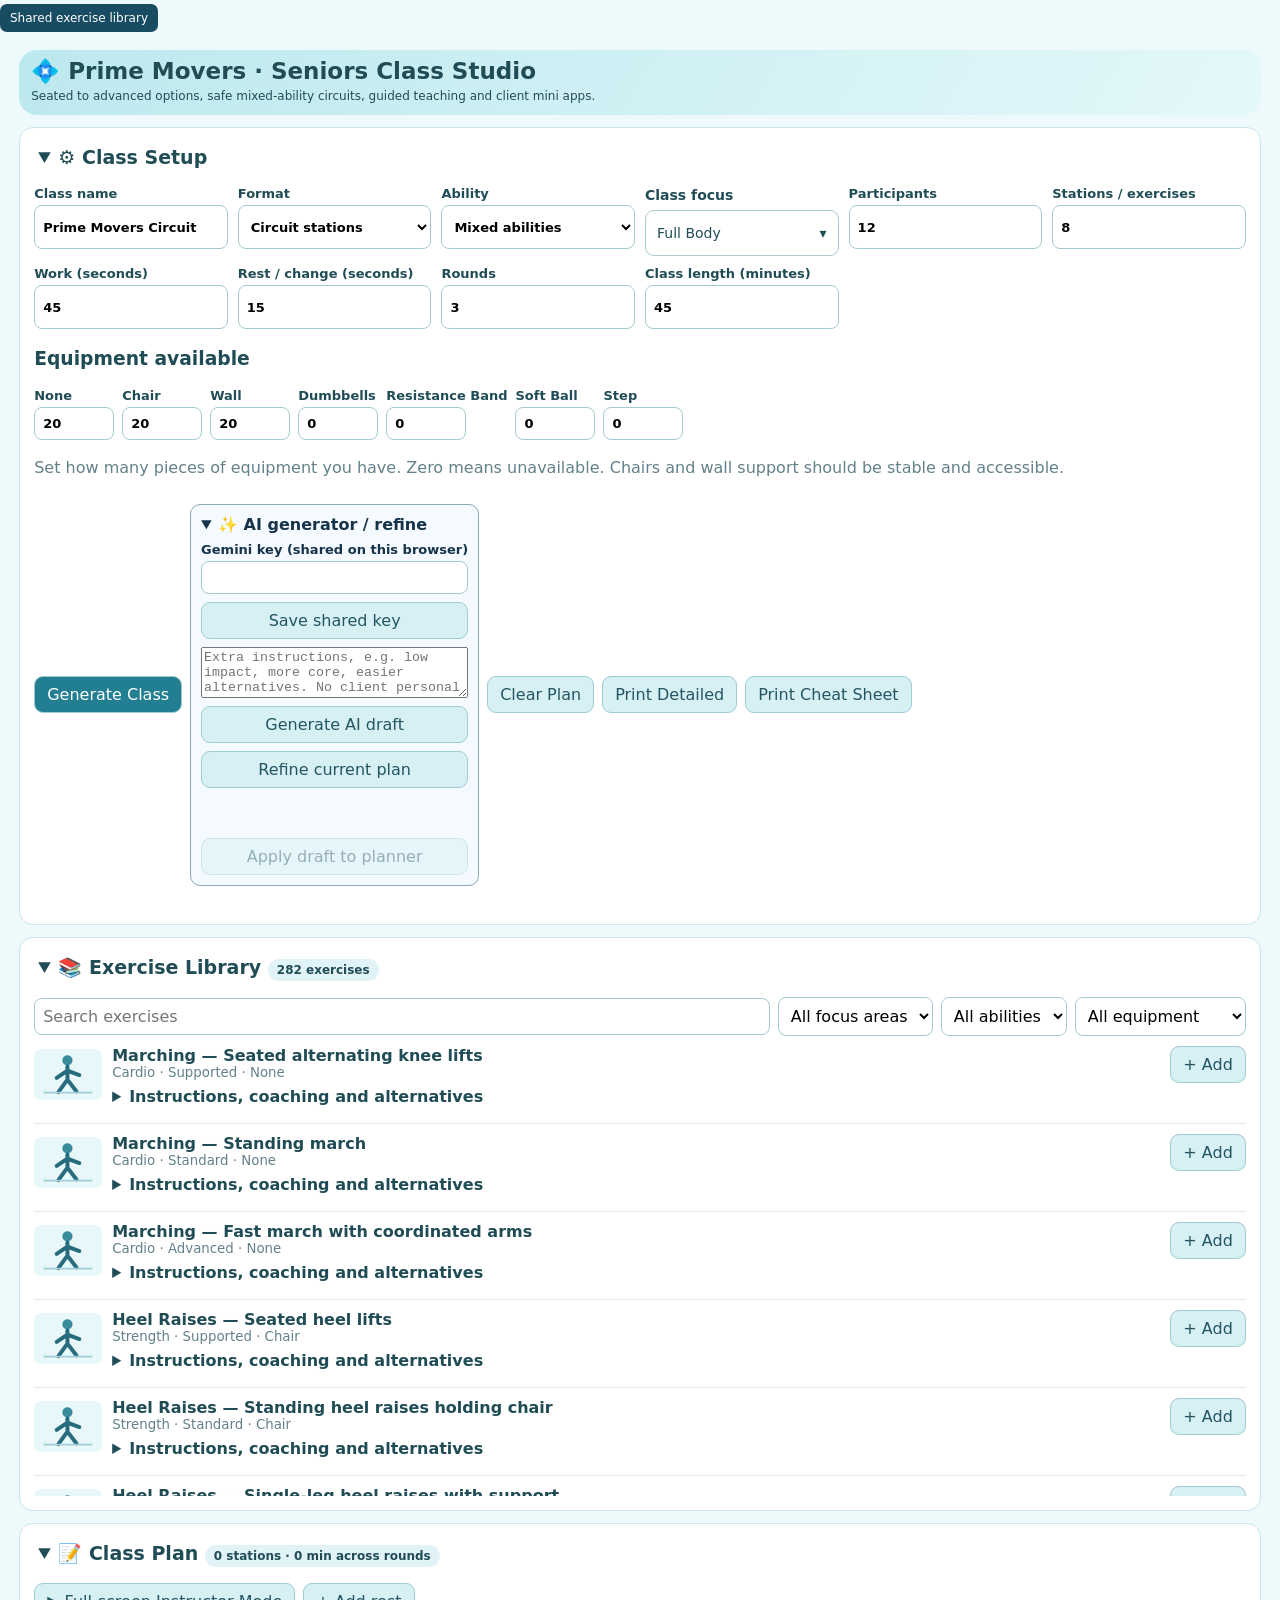
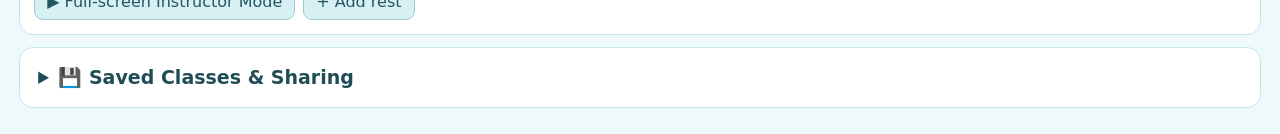
<file: seniors-studio.html>
<!doctype html><html lang="en"><head><script src="shared-exercises.js"></script><script src="shared-ui.js"></script><script src="hub-ai.js?v=59"></script><meta charset="utf-8"><meta name="viewport" content="width=device-width,initial-scale=1"><meta name="theme-color" content="#bce9ee"><title>Prime Movers Seniors Class Studio</title><style>*{box-sizing:border-box}body{margin:0;background:#eef9fb;color:#204c56;font-family:system-ui,Arial,sans-serif}main{max-width:1150px;margin:auto;padding:14px}header{background:linear-gradient(120deg,#bce9ee,#e4f8fa);padding:20px;border-radius:18px}h1,h2{margin:6px 0 12px}p{line-height:1.5}button,input,select{font:inherit}button{background:#d6f0f3;border:1px solid #9fcbd2;color:#245563;padding:8px 12px;border-radius:9px;cursor:pointer}button.primary{background:#227f91;color:white}button:disabled{opacity:.45}input,select{padding:8px;border:1px solid #a3cbd2;border-radius:8px;max-width:100%;background:white}label{font-size:13px;font-weight:600;display:grid;gap:4px}.grid{display:grid;grid-template-columns:repeat(auto-fit,minmax(170px,1fr));gap:10px}.row{display:flex;flex-wrap:wrap;align-items:center;gap:8px}.card{background:#fff;border:1px solid #c8e6eb;border-radius:14px;margin:12px 0;padding:14px}.card>summary{font-size:19px;font-weight:700;cursor:pointer;padding:4px}.card[open]>summary{margin-bottom:14px}.entry{border-bottom:1px solid #deedef;padding:10px 0;display:flex;gap:10px;align-items:start}.entry img{width:68px;height:58px;object-fit:contain;border-radius:8px}.entry .body{flex:1;min-width:150px}.entry small{display:block;color:#63818a}.entry details{margin:7px 0}.entry details summary{cursor:pointer;font-weight:600}.entry details p{white-space:pre-line;font-size:14px}.pill{padding:4px 9px;border-radius:20px;background:#e1f3f6;font-size:12px}.muted{color:#63818a}.hide{display:none!important}#exercises{max-height:460px;overflow:auto}#plan .entry{flex-wrap:wrap}#plan input[type=number]{width:75px}a{color:#176f85}#teacher{position:fixed;inset:0;z-index:99;background:#e7f8fa;display:flex;flex-direction:column;justify-content:center;align-items:center;padding:20px;text-align:center}#teacher h1{font-size:clamp(24px,5vw,54px)}#teacher .clock{font-size:clamp(64px,14vw,140px);font-weight:700;font-variant-numeric:tabular-nums}#teacher .row{justify-content:center}#teacher p{max-width:800px}#teacher button{font-size:18px}#teacher .close{position:absolute;right:20px;top:20px}@media print{.no-print{display:none!important}body{background:white;color:black}main{padding:0}.card{border:0;padding:2px;margin:3px 0}details.card{display:block}details.card>summary{display:none}.entry{break-inside:avoid}.entry details{display:none}body.print-detailed .entry details{display:block}body.print-detailed .entry details p{display:block!important}#plan .entry img{display:none}}</style><link rel="icon" type="image/png" href="[data-uri]"><link rel="apple-touch-icon" href="[data-uri]"><meta name="theme-color" content="#227f91"><link rel="manifest" href="manifest.webmanifest"><style id="seniorCompactFocus">
/* Restore compact V1 class setup with consistent single-row controls. */
#focusPicker{min-width:0;width:100%;align-self:start}
#focusPicker .focus-label{display:block;margin:0 0 6px;font-weight:650;font-size:14px;line-height:1.3}
#focusPicker .focus-menu{position:relative;margin:0;background:#fff;border:1px solid #a8cbd0;border-radius:9px;min-width:0}
#focusPicker summary{height:44px;min-height:44px;padding:10px 11px;display:flex;align-items:center;justify-content:space-between;gap:7px;cursor:pointer;list-style:none;font-weight:400;font-size:14px}
#focusPicker summary::-webkit-details-marker{display:none}
#focusSelection{overflow:hidden;text-overflow:ellipsis;white-space:nowrap;min-width:0}
#focusPicker .focus-popover{position:absolute;top:calc(100% + 5px);left:0;min-width:220px;width:max-content;max-width:min(300px,90vw);z-index:30;background:white;border:1px solid #a8cbd0;border-radius:10px;box-shadow:0 12px 30px #16414b36;padding:12px}
#focusPicker .focus-options{display:grid;grid-template-columns:1fr 1fr;gap:12px 8px}
#focusPicker .focus-options label{display:flex;align-items:center;gap:6px;font-size:13px;white-space:nowrap;cursor:pointer;font-weight:500}
#focusPicker .focus-options input{width:17px;height:17px;margin:0;accent-color:#227f91}
#focusDone{width:100%;margin-top:13px}
.grid{align-items:start!important}
.grid>label{min-width:0;align-self:start}
.grid>label>input,.grid>label>select{width:100%;height:44px;min-height:44px;box-sizing:border-box}
@media(max-width:620px){#focusPicker .focus-popover{left:auto;right:0}}
</style><link rel="stylesheet" href="hub-v63.css">
<link rel="stylesheet" href="layout-v79.css"></head><body><main><header><h1>💠 Prime Movers · Seniors Class Studio</h1><p>Seated to advanced options, safe mixed-ability circuits, guided teaching and client mini apps.</p></header>
<details class="card" open><summary>⚙ Class Setup</summary><div class="grid"><label>Class name<input id="name" value="Prime Movers Circuit"></label><label>Format<select id="format"><option value="circuit">Circuit stations</option><option value="together">Everyone together</option></select></label><label>Ability<select id="ability"><option value="Mixed">Mixed abilities</option><option value="Supported">Seated / supported</option><option value="Standard">Standard</option><option value="Advanced">Active seniors</option></select></label><div id="focusPicker" class="focus-field"><label class="focus-label" for="focusToggle">Class focus</label><details class="focus-menu" id="focusMenu"><summary id="focusToggle"><span id="focusSelection">Full Body</span><span aria-hidden="true">▾</span></summary><div class="focus-popover"><div class="focus-options"><label><input type="checkbox" data-focus="Full Body" checked> Full Body</label><label><input type="checkbox" data-focus="Balance" > Balance</label><label><input type="checkbox" data-focus="Strength" > Strength</label><label><input type="checkbox" data-focus="Cardio" > Cardio</label><label><input type="checkbox" data-focus="Mobility" > Mobility</label><label><input type="checkbox" data-focus="Functional" > Functional</label><label><input type="checkbox" data-focus="Coordination" > Coordination</label><label><input type="checkbox" data-focus="Recovery" > Recovery</label></div><button type="button" id="focusDone">Done</button></div></details></div><label>Participants<input id="people" type="number" min="1" value="12"></label><label>Stations / exercises<input id="stations" type="number" min="1" max="30" value="8"></label><label>Work (seconds)<input id="work" type="number" min="10" value="45"></label><label>Rest / change (seconds)<input id="rest" type="number" min="0" value="15"></label><label>Rounds<input id="rounds" type="number" min="1" value="3"></label><label>Class length (minutes)<input id="duration" type="number" min="10" value="45"></label></div><h3>Equipment available</h3><div class="row" id="equipment"></div><p class="muted">Set how many pieces of equipment you have. Zero means unavailable. Chairs and wall support should be stable and accessible.</p><div class="row"><button class="primary" id="generate">Generate Class</button><button id="clear">Clear Plan</button><button id="printDetail">Print Detailed</button><button id="printCheat">Print Cheat Sheet</button></div><p id="status" role="status"></p></details>
<details class="card" open><summary>📚 Exercise Library <span class="pill" id="count"></span></summary><div class="row no-print"><input id="search" placeholder="Search exercises" style="flex:1"><select id="filterCategory"><option value="">All focus areas</option></select><select id="filterLevel"><option value="">All abilities</option><option>Supported</option><option>Standard</option><option>Advanced</option></select><select id="filterEquipment"><option value="">All equipment</option></select></div><div id="exercises"></div></details>
<details class="card" open><summary>📝 Class Plan <span class="pill" id="planSummary">0 exercises</span></summary><div class="row no-print"><button id="instructor">▶ Full-screen Instructor Mode</button><button id="addRest">+ Add rest</button></div><div id="plan"></div></details>
<details class="card"><summary>💾 Saved Classes & Sharing</summary><div class="row"><button id="save">Save Class</button><select id="saved" style="flex:1"></select><button id="load">Load</button><button id="delete">Delete</button></div><p>Export a single class as HTML, or JSON for a shared GitHub Pages library.</p><div class="row"><button class="primary" id="exportHTML">Create Client Mini App (HTML)</button><button class="primary" id="exportJSON">Export Class for Shared Library (JSON)</button><button id="backup">Backup All Saved Classes</button><button id="restore">Import Backup</button><input id="restoreFile" type="file" accept=".json" hidden></div></details>
</main><section id="teacher" class="hide no-print"><button id="closeTeacher" class="close">× Close</button><small id="teacherProgress"></small><h1 id="teacherTitle"></h1><div class="clock" id="teacherClock">00:00</div><p id="teacherCue"></p><h2 id="teacherNext"></h2><div class="row"><button id="prev">◀ Previous</button><button class="primary" id="play">▶ Start</button><button id="next">Next ▶</button></div></section>
<script id="seniorData" type="application/json">[{"id": "sr-0-S", "name": "Marching — Seated alternating knee lifts", "base": "Marching", "category": "Cardio", "equipment": "None", "level": "Supported", "minutes": 2, "desc": "Seated alternating knee lifts. Lift one knee at a time and move arms naturally, keeping trunk upright. Begin in a stable position and move slowly enough to maintain control.", "breath": "Exhale during effort or lifting; inhale during return. Keep breathing normally.", "safety": "Keep movement comfortable and pain-free. Use a stable chair or rail where balance is challenged; stop if dizzy, unusually breathless or unwell.", "modify": "Reduce range, repetitions or pace, and take rests as needed.", "video": "https://www.youtube.com/results?search_query=senior%20fitness%20Marching%20Seated%20alternating%20knee%20lifts%20demonstration"}, {"id": "sr-0-S", "name": "Marching — Standing march", "base": "Marching", "category": "Cardio", "equipment": "None", "level": "Standard", "minutes": 2, "desc": "Standing march. Lift one knee at a time and move arms naturally, keeping trunk upright. Begin in a stable position and move slowly enough to maintain control.", "breath": "Exhale during effort or lifting; inhale during return. Keep breathing normally.", "safety": "Keep movement comfortable and pain-free. Use a stable chair or rail where balance is challenged; stop if dizzy, unusually breathless or unwell.", "modify": "Use a stable chair and reduce the range of movement.", "video": "https://www.youtube.com/results?search_query=senior%20fitness%20Marching%20Standing%20march%20demonstration"}, {"id": "sr-0-A", "name": "Marching — Fast march with coordinated arms", "base": "Marching", "category": "Cardio", "equipment": "None", "level": "Advanced", "minutes": 2, "desc": "Fast march with coordinated arms. Lift one knee at a time and move arms naturally, keeping trunk upright. Begin in a stable position and move slowly enough to maintain control.", "breath": "Exhale during effort or lifting; inhale during return. Keep breathing normally.", "safety": "Keep movement comfortable and pain-free. Use a stable chair or rail where balance is challenged; stop if dizzy, unusually breathless or unwell.", "modify": "Use a stable chair and reduce the range of movement.", "video": "https://www.youtube.com/results?search_query=senior%20fitness%20Marching%20Fast%20march%20with%20coordinated%20arms%20demonstration"}, {"id": "sr-1-S", "name": "Heel Raises — Seated heel lifts", "base": "Heel Raises", "category": "Strength", "equipment": "Chair", "level": "Supported", "minutes": 2, "desc": "Seated heel lifts. Press through balls of feet and slowly lower heels. Begin in a stable position and move slowly enough to maintain control.", "breath": "Exhale during effort or lifting; inhale during return. Keep breathing normally.", "safety": "Keep movement comfortable and pain-free. Use a stable chair or rail where balance is challenged; stop if dizzy, unusually breathless or unwell.", "modify": "Reduce range, repetitions or pace, and take rests as needed.", "video": "https://www.youtube.com/results?search_query=senior%20fitness%20Heel%20Raises%20Seated%20heel%20lifts%20demonstration"}, {"id": "sr-1-S", "name": "Heel Raises — Standing heel raises holding chair", "base": "Heel Raises", "category": "Strength", "equipment": "Chair", "level": "Standard", "minutes": 2, "desc": "Standing heel raises holding chair. Press through balls of feet and slowly lower heels. Begin in a stable position and move slowly enough to maintain control.", "breath": "Exhale during effort or lifting; inhale during return. Keep breathing normally.", "safety": "Keep movement comfortable and pain-free. Use a stable chair or rail where balance is challenged; stop if dizzy, unusually breathless or unwell.", "modify": "Use a stable chair and reduce the range of movement.", "video": "https://www.youtube.com/results?search_query=senior%20fitness%20Heel%20Raises%20Standing%20heel%20raises%20holding%20chair%20demonstration"}, {"id": "sr-1-A", "name": "Heel Raises — Single-leg heel raises with support", "base": "Heel Raises", "category": "Strength", "equipment": "Chair", "level": "Advanced", "minutes": 2, "desc": "Single-leg heel raises with support. Press through balls of feet and slowly lower heels. Begin in a stable position and move slowly enough to maintain control.", "breath": "Exhale during effort or lifting; inhale during return. Keep breathing normally.", "safety": "Keep movement comfortable and pain-free. Use a stable chair or rail where balance is challenged; stop if dizzy, unusually breathless or unwell.", "modify": "Use a stable chair and reduce the range of movement.", "video": "https://www.youtube.com/results?search_query=senior%20fitness%20Heel%20Raises%20Single-leg%20heel%20raises%20with%20support%20demonstration"}, {"id": "sr-2-S", "name": "Toe Raises — Seated toe lifts", "base": "Toe Raises", "category": "Balance", "equipment": "Chair", "level": "Supported", "minutes": 2, "desc": "Seated toe lifts. Lift toes while keeping heels grounded. Begin in a stable position and move slowly enough to maintain control.", "breath": "Exhale during effort or lifting; inhale during return. Keep breathing normally.", "safety": "Keep movement comfortable and pain-free. Use a stable chair or rail where balance is challenged; stop if dizzy, unusually breathless or unwell.", "modify": "Reduce range, repetitions or pace, and take rests as needed.", "video": "https://www.youtube.com/results?search_query=senior%20fitness%20Toe%20Raises%20Seated%20toe%20lifts%20demonstration"}, {"id": "sr-2-S", "name": "Toe Raises — Standing toe lifts with chair", "base": "Toe Raises", "category": "Balance", "equipment": "Chair", "level": "Standard", "minutes": 2, "desc": "Standing toe lifts with chair. Lift toes while keeping heels grounded. Begin in a stable position and move slowly enough to maintain control.", "breath": "Exhale during effort or lifting; inhale during return. Keep breathing normally.", "safety": "Keep movement comfortable and pain-free. Use a stable chair or rail where balance is challenged; stop if dizzy, unusually breathless or unwell.", "modify": "Use a stable chair and reduce the range of movement.", "video": "https://www.youtube.com/results?search_query=senior%20fitness%20Toe%20Raises%20Standing%20toe%20lifts%20with%20chair%20demonstration"}, {"id": "sr-2-A", "name": "Toe Raises — Alternating heel-toe walks", "base": "Toe Raises", "category": "Balance", "equipment": "Chair", "level": "Advanced", "minutes": 2, "desc": "Alternating heel-toe walks. Lift toes while keeping heels grounded. Begin in a stable position and move slowly enough to maintain control.", "breath": "Exhale during effort or lifting; inhale during return. Keep breathing normally.", "safety": "Keep movement comfortable and pain-free. Use a stable chair or rail where balance is challenged; stop if dizzy, unusually breathless or unwell.", "modify": "Use a stable chair and reduce the range of movement.", "video": "https://www.youtube.com/results?search_query=senior%20fitness%20Toe%20Raises%20Alternating%20heel-toe%20walks%20demonstration"}, {"id": "sr-3-S", "name": "Sit to Stand — Assisted rise from higher chair", "base": "Sit to Stand", "category": "Functional", "equipment": "Chair", "level": "Supported", "minutes": 2, "desc": "Assisted rise from higher chair. Place feet under knees, lean slightly forward and stand by pushing through feet. Begin in a stable position and move slowly enough to maintain control.", "breath": "Exhale during effort or lifting; inhale during return. Keep breathing normally.", "safety": "Keep movement comfortable and pain-free. Use a stable chair or rail where balance is challenged; stop if dizzy, unusually breathless or unwell.", "modify": "Reduce range, repetitions or pace, and take rests as needed.", "video": "https://www.youtube.com/results?search_query=senior%20fitness%20Sit%20to%20Stand%20Assisted%20rise%20from%20higher%20chair%20demonstration"}, {"id": "sr-3-S", "name": "Sit to Stand — Sit to stand", "base": "Sit to Stand", "category": "Functional", "equipment": "Chair", "level": "Standard", "minutes": 2, "desc": "Sit to stand. Place feet under knees, lean slightly forward and stand by pushing through feet. Begin in a stable position and move slowly enough to maintain control.", "breath": "Exhale during effort or lifting; inhale during return. Keep breathing normally.", "safety": "Keep movement comfortable and pain-free. Use a stable chair or rail where balance is challenged; stop if dizzy, unusually breathless or unwell.", "modify": "Use a stable chair and reduce the range of movement.", "video": "https://www.youtube.com/results?search_query=senior%20fitness%20Sit%20to%20Stand%20Sit%20to%20stand%20demonstration"}, {"id": "sr-3-A", "name": "Sit to Stand — Slow tempo sit to stand with controlled hover", "base": "Sit to Stand", "category": "Functional", "equipment": "Chair", "level": "Advanced", "minutes": 2, "desc": "Slow tempo sit to stand with controlled hover. Place feet under knees, lean slightly forward and stand by pushing through feet. Begin in a stable position and move slowly enough to maintain control.", "breath": "Exhale during effort or lifting; inhale during return. Keep breathing normally.", "safety": "Keep movement comfortable and pain-free. Use a stable chair or rail where balance is challenged; stop if dizzy, unusually breathless or unwell.", "modify": "Use a stable chair and reduce the range of movement.", "video": "https://www.youtube.com/results?search_query=senior%20fitness%20Sit%20to%20Stand%20Slow%20tempo%20sit%20to%20stand%20with%20controlled%20hover%20demonstration"}, {"id": "sr-4-S", "name": "Knee Extensions — Seated knee extensions", "base": "Knee Extensions", "category": "Strength", "equipment": "Chair", "level": "Supported", "minutes": 2, "desc": "Seated knee extensions. Straighten knee with control, pause briefly and return. Begin in a stable position and move slowly enough to maintain control.", "breath": "Exhale during effort or lifting; inhale during return. Keep breathing normally.", "safety": "Keep movement comfortable and pain-free. Use a stable chair or rail where balance is challenged; stop if dizzy, unusually breathless or unwell.", "modify": "Reduce range, repetitions or pace, and take rests as needed.", "video": "https://www.youtube.com/results?search_query=senior%20fitness%20Knee%20Extensions%20Seated%20knee%20extensions%20demonstration"}, {"id": "sr-4-S", "name": "Knee Extensions — Standing knee extension with support", "base": "Knee Extensions", "category": "Strength", "equipment": "Chair", "level": "Standard", "minutes": 2, "desc": "Standing knee extension with support. Straighten knee with control, pause briefly and return. Begin in a stable position and move slowly enough to maintain control.", "breath": "Exhale during effort or lifting; inhale during return. Keep breathing normally.", "safety": "Keep movement comfortable and pain-free. Use a stable chair or rail where balance is challenged; stop if dizzy, unusually breathless or unwell.", "modify": "Use a stable chair and reduce the range of movement.", "video": "https://www.youtube.com/results?search_query=senior%20fitness%20Knee%20Extensions%20Standing%20knee%20extension%20with%20support%20demonstration"}, {"id": "sr-4-A", "name": "Knee Extensions — Resistance-band knee extensions", "base": "Knee Extensions", "category": "Strength", "equipment": "Chair", "level": "Advanced", "minutes": 2, "desc": "Resistance-band knee extensions. Straighten knee with control, pause briefly and return. Begin in a stable position and move slowly enough to maintain control.", "breath": "Exhale during effort or lifting; inhale during return. Keep breathing normally.", "safety": "Keep movement comfortable and pain-free. Use a stable chair or rail where balance is challenged; stop if dizzy, unusually breathless or unwell.", "modify": "Use a stable chair and reduce the range of movement.", "video": "https://www.youtube.com/results?search_query=senior%20fitness%20Knee%20Extensions%20Resistance-band%20knee%20extensions%20demonstration"}, {"id": "sr-5-S", "name": "Side Steps — Seated side taps", "base": "Side Steps", "category": "Cardio", "equipment": "None", "level": "Supported", "minutes": 2, "desc": "Seated side taps. Step sideways with soft knees and keep toes facing forward. Begin in a stable position and move slowly enough to maintain control.", "breath": "Exhale during effort or lifting; inhale during return. Keep breathing normally.", "safety": "Keep movement comfortable and pain-free. Use a stable chair or rail where balance is challenged; stop if dizzy, unusually breathless or unwell.", "modify": "Reduce range, repetitions or pace, and take rests as needed.", "video": "https://www.youtube.com/results?search_query=senior%20fitness%20Side%20Steps%20Seated%20side%20taps%20demonstration"}, {"id": "sr-5-S", "name": "Side Steps — Standing side steps", "base": "Side Steps", "category": "Cardio", "equipment": "None", "level": "Standard", "minutes": 2, "desc": "Standing side steps. Step sideways with soft knees and keep toes facing forward. Begin in a stable position and move slowly enough to maintain control.", "breath": "Exhale during effort or lifting; inhale during return. Keep breathing normally.", "safety": "Keep movement comfortable and pain-free. Use a stable chair or rail where balance is challenged; stop if dizzy, unusually breathless or unwell.", "modify": "Use a stable chair and reduce the range of movement.", "video": "https://www.youtube.com/results?search_query=senior%20fitness%20Side%20Steps%20Standing%20side%20steps%20demonstration"}, {"id": "sr-5-A", "name": "Side Steps — Quick lateral steps with arm reach", "base": "Side Steps", "category": "Cardio", "equipment": "None", "level": "Advanced", "minutes": 2, "desc": "Quick lateral steps with arm reach. Step sideways with soft knees and keep toes facing forward. Begin in a stable position and move slowly enough to maintain control.", "breath": "Exhale during effort or lifting; inhale during return. Keep breathing normally.", "safety": "Keep movement comfortable and pain-free. Use a stable chair or rail where balance is challenged; stop if dizzy, unusually breathless or unwell.", "modify": "Use a stable chair and reduce the range of movement.", "video": "https://www.youtube.com/results?search_query=senior%20fitness%20Side%20Steps%20Quick%20lateral%20steps%20with%20arm%20reach%20demonstration"}, {"id": "sr-6-S", "name": "Step Touch — Seated alternating toe taps", "base": "Step Touch", "category": "Cardio", "equipment": "None", "level": "Supported", "minutes": 2, "desc": "Seated alternating toe taps. Step out and bring other foot to meet it with rhythmic control. Begin in a stable position and move slowly enough to maintain control.", "breath": "Exhale during effort or lifting; inhale during return. Keep breathing normally.", "safety": "Keep movement comfortable and pain-free. Use a stable chair or rail where balance is challenged; stop if dizzy, unusually breathless or unwell.", "modify": "Reduce range, repetitions or pace, and take rests as needed.", "video": "https://www.youtube.com/results?search_query=senior%20fitness%20Step%20Touch%20Seated%20alternating%20toe%20taps%20demonstration"}, {"id": "sr-6-S", "name": "Step Touch — Standing step-touch", "base": "Step Touch", "category": "Cardio", "equipment": "None", "level": "Standard", "minutes": 2, "desc": "Standing step-touch. Step out and bring other foot to meet it with rhythmic control. Begin in a stable position and move slowly enough to maintain control.", "breath": "Exhale during effort or lifting; inhale during return. Keep breathing normally.", "safety": "Keep movement comfortable and pain-free. Use a stable chair or rail where balance is challenged; stop if dizzy, unusually breathless or unwell.", "modify": "Use a stable chair and reduce the range of movement.", "video": "https://www.youtube.com/results?search_query=senior%20fitness%20Step%20Touch%20Standing%20step-touch%20demonstration"}, {"id": "sr-6-A", "name": "Step Touch — Step-touch with overhead arm pattern", "base": "Step Touch", "category": "Cardio", "equipment": "None", "level": "Advanced", "minutes": 2, "desc": "Step-touch with overhead arm pattern. Step out and bring other foot to meet it with rhythmic control. Begin in a stable position and move slowly enough to maintain control.", "breath": "Exhale during effort or lifting; inhale during return. Keep breathing normally.", "safety": "Keep movement comfortable and pain-free. Use a stable chair or rail where balance is challenged; stop if dizzy, unusually breathless or unwell.", "modify": "Use a stable chair and reduce the range of movement.", "video": "https://www.youtube.com/results?search_query=senior%20fitness%20Step%20Touch%20Step-touch%20with%20overhead%20arm%20pattern%20demonstration"}, {"id": "sr-7-S", "name": "Box Step — Seated four-direction foot taps", "base": "Box Step", "category": "Coordination", "equipment": "None", "level": "Supported", "minutes": 2, "desc": "Seated four-direction foot taps. Step forward, sideways, back and together in a square pattern. Begin in a stable position and move slowly enough to maintain control.", "breath": "Exhale during effort or lifting; inhale during return. Keep breathing normally.", "safety": "Keep movement comfortable and pain-free. Use a stable chair or rail where balance is challenged; stop if dizzy, unusually breathless or unwell.", "modify": "Reduce range, repetitions or pace, and take rests as needed.", "video": "https://www.youtube.com/results?search_query=senior%20fitness%20Box%20Step%20Seated%20four-direction%20foot%20taps%20demonstration"}, {"id": "sr-7-S", "name": "Box Step — Standing box step", "base": "Box Step", "category": "Coordination", "equipment": "None", "level": "Standard", "minutes": 2, "desc": "Standing box step. Step forward, sideways, back and together in a square pattern. Begin in a stable position and move slowly enough to maintain control.", "breath": "Exhale during effort or lifting; inhale during return. Keep breathing normally.", "safety": "Keep movement comfortable and pain-free. Use a stable chair or rail where balance is challenged; stop if dizzy, unusually breathless or unwell.", "modify": "Use a stable chair and reduce the range of movement.", "video": "https://www.youtube.com/results?search_query=senior%20fitness%20Box%20Step%20Standing%20box%20step%20demonstration"}, {"id": "sr-7-A", "name": "Box Step — Faster box step with direction changes", "base": "Box Step", "category": "Coordination", "equipment": "None", "level": "Advanced", "minutes": 2, "desc": "Faster box step with direction changes. Step forward, sideways, back and together in a square pattern. Begin in a stable position and move slowly enough to maintain control.", "breath": "Exhale during effort or lifting; inhale during return. Keep breathing normally.", "safety": "Keep movement comfortable and pain-free. Use a stable chair or rail where balance is challenged; stop if dizzy, unusually breathless or unwell.", "modify": "Use a stable chair and reduce the range of movement.", "video": "https://www.youtube.com/results?search_query=senior%20fitness%20Box%20Step%20Faster%20box%20step%20with%20direction%20changes%20demonstration"}, {"id": "sr-8-S", "name": "Arm Circles — Seated small arm circles", "base": "Arm Circles", "category": "Mobility", "equipment": "None", "level": "Supported", "minutes": 2, "desc": "Seated small arm circles. Circle arms slowly from shoulders without shrugging. Begin in a stable position and move slowly enough to maintain control.", "breath": "Exhale during effort or lifting; inhale during return. Keep breathing normally.", "safety": "Keep movement comfortable and pain-free. Use a stable chair or rail where balance is challenged; stop if dizzy, unusually breathless or unwell.", "modify": "Reduce range, repetitions or pace, and take rests as needed.", "video": "https://www.youtube.com/results?search_query=senior%20fitness%20Arm%20Circles%20Seated%20small%20arm%20circles%20demonstration"}, {"id": "sr-8-S", "name": "Arm Circles — Standing arm circles", "base": "Arm Circles", "category": "Mobility", "equipment": "None", "level": "Standard", "minutes": 2, "desc": "Standing arm circles. Circle arms slowly from shoulders without shrugging. Begin in a stable position and move slowly enough to maintain control.", "breath": "Exhale during effort or lifting; inhale during return. Keep breathing normally.", "safety": "Keep movement comfortable and pain-free. Use a stable chair or rail where balance is challenged; stop if dizzy, unusually breathless or unwell.", "modify": "Use a stable chair and reduce the range of movement.", "video": "https://www.youtube.com/results?search_query=senior%20fitness%20Arm%20Circles%20Standing%20arm%20circles%20demonstration"}, {"id": "sr-8-A", "name": "Arm Circles — Large alternating arm circles", "base": "Arm Circles", "category": "Mobility", "equipment": "None", "level": "Advanced", "minutes": 2, "desc": "Large alternating arm circles. Circle arms slowly from shoulders without shrugging. Begin in a stable position and move slowly enough to maintain control.", "breath": "Exhale during effort or lifting; inhale during return. Keep breathing normally.", "safety": "Keep movement comfortable and pain-free. Use a stable chair or rail where balance is challenged; stop if dizzy, unusually breathless or unwell.", "modify": "Use a stable chair and reduce the range of movement.", "video": "https://www.youtube.com/results?search_query=senior%20fitness%20Arm%20Circles%20Large%20alternating%20arm%20circles%20demonstration"}, {"id": "sr-9-S", "name": "Shoulder Rolls — Seated shoulder rolls", "base": "Shoulder Rolls", "category": "Mobility", "equipment": "None", "level": "Supported", "minutes": 2, "desc": "Seated shoulder rolls. Lift, draw back and lower shoulders in smooth circles. Begin in a stable position and move slowly enough to maintain control.", "breath": "Exhale during effort or lifting; inhale during return. Keep breathing normally.", "safety": "Keep movement comfortable and pain-free. Use a stable chair or rail where balance is challenged; stop if dizzy, unusually breathless or unwell.", "modify": "Reduce range, repetitions or pace, and take rests as needed.", "video": "https://www.youtube.com/results?search_query=senior%20fitness%20Shoulder%20Rolls%20Seated%20shoulder%20rolls%20demonstration"}, {"id": "sr-9-S", "name": "Shoulder Rolls — Standing shoulder rolls", "base": "Shoulder Rolls", "category": "Mobility", "equipment": "None", "level": "Standard", "minutes": 2, "desc": "Standing shoulder rolls. Lift, draw back and lower shoulders in smooth circles. Begin in a stable position and move slowly enough to maintain control.", "breath": "Exhale during effort or lifting; inhale during return. Keep breathing normally.", "safety": "Keep movement comfortable and pain-free. Use a stable chair or rail where balance is challenged; stop if dizzy, unusually breathless or unwell.", "modify": "Use a stable chair and reduce the range of movement.", "video": "https://www.youtube.com/results?search_query=senior%20fitness%20Shoulder%20Rolls%20Standing%20shoulder%20rolls%20demonstration"}, {"id": "sr-9-A", "name": "Shoulder Rolls — Shoulder rolls with gentle thoracic rotation", "base": "Shoulder Rolls", "category": "Mobility", "equipment": "None", "level": "Advanced", "minutes": 2, "desc": "Shoulder rolls with gentle thoracic rotation. Lift, draw back and lower shoulders in smooth circles. Begin in a stable position and move slowly enough to maintain control.", "breath": "Exhale during effort or lifting; inhale during return. Keep breathing normally.", "safety": "Keep movement comfortable and pain-free. Use a stable chair or rail where balance is challenged; stop if dizzy, unusually breathless or unwell.", "modify": "Use a stable chair and reduce the range of movement.", "video": "https://www.youtube.com/results?search_query=senior%20fitness%20Shoulder%20Rolls%20Shoulder%20rolls%20with%20gentle%20thoracic%20rotation%20demonstration"}, {"id": "sr-10-S", "name": "Neck Rotation — Supported seated head turns", "base": "Neck Rotation", "category": "Mobility", "equipment": "None", "level": "Supported", "minutes": 2, "desc": "Supported seated head turns. Turn head gently left and right within a comfortable range. Begin in a stable position and move slowly enough to maintain control.", "breath": "Exhale during effort or lifting; inhale during return. Keep breathing normally.", "safety": "Keep movement comfortable and pain-free. Use a stable chair or rail where balance is challenged; stop if dizzy, unusually breathless or unwell.", "modify": "Reduce range, repetitions or pace, and take rests as needed.", "video": "https://www.youtube.com/results?search_query=senior%20fitness%20Neck%20Rotation%20Supported%20seated%20head%20turns%20demonstration"}, {"id": "sr-10-S", "name": "Neck Rotation — Standing head turns", "base": "Neck Rotation", "category": "Mobility", "equipment": "None", "level": "Standard", "minutes": 2, "desc": "Standing head turns. Turn head gently left and right within a comfortable range. Begin in a stable position and move slowly enough to maintain control.", "breath": "Exhale during effort or lifting; inhale during return. Keep breathing normally.", "safety": "Keep movement comfortable and pain-free. Use a stable chair or rail where balance is challenged; stop if dizzy, unusually breathless or unwell.", "modify": "Use a stable chair and reduce the range of movement.", "video": "https://www.youtube.com/results?search_query=senior%20fitness%20Neck%20Rotation%20Standing%20head%20turns%20demonstration"}, {"id": "sr-10-A", "name": "Neck Rotation — Head turns with gentle visual tracking", "base": "Neck Rotation", "category": "Mobility", "equipment": "None", "level": "Advanced", "minutes": 2, "desc": "Head turns with gentle visual tracking. Turn head gently left and right within a comfortable range. Begin in a stable position and move slowly enough to maintain control.", "breath": "Exhale during effort or lifting; inhale during return. Keep breathing normally.", "safety": "Keep movement comfortable and pain-free. Use a stable chair or rail where balance is challenged; stop if dizzy, unusually breathless or unwell.", "modify": "Use a stable chair and reduce the range of movement.", "video": "https://www.youtube.com/results?search_query=senior%20fitness%20Neck%20Rotation%20Head%20turns%20with%20gentle%20visual%20tracking%20demonstration"}, {"id": "sr-11-S", "name": "Thoracic Rotation — Seated chest rotation", "base": "Thoracic Rotation", "category": "Mobility", "equipment": "Chair", "level": "Supported", "minutes": 2, "desc": "Seated chest rotation. Rotate through upper back while hips stay mostly forward. Begin in a stable position and move slowly enough to maintain control.", "breath": "Exhale during effort or lifting; inhale during return. Keep breathing normally.", "safety": "Keep movement comfortable and pain-free. Use a stable chair or rail where balance is challenged; stop if dizzy, unusually breathless or unwell.", "modify": "Reduce range, repetitions or pace, and take rests as needed.", "video": "https://www.youtube.com/results?search_query=senior%20fitness%20Thoracic%20Rotation%20Seated%20chest%20rotation%20demonstration"}, {"id": "sr-11-S", "name": "Thoracic Rotation — Standing chest rotation", "base": "Thoracic Rotation", "category": "Mobility", "equipment": "Chair", "level": "Standard", "minutes": 2, "desc": "Standing chest rotation. Rotate through upper back while hips stay mostly forward. Begin in a stable position and move slowly enough to maintain control.", "breath": "Exhale during effort or lifting; inhale during return. Keep breathing normally.", "safety": "Keep movement comfortable and pain-free. Use a stable chair or rail where balance is challenged; stop if dizzy, unusually breathless or unwell.", "modify": "Use a stable chair and reduce the range of movement.", "video": "https://www.youtube.com/results?search_query=senior%20fitness%20Thoracic%20Rotation%20Standing%20chest%20rotation%20demonstration"}, {"id": "sr-11-A", "name": "Thoracic Rotation — Split-stance rotation with reach", "base": "Thoracic Rotation", "category": "Mobility", "equipment": "Chair", "level": "Advanced", "minutes": 2, "desc": "Split-stance rotation with reach. Rotate through upper back while hips stay mostly forward. Begin in a stable position and move slowly enough to maintain control.", "breath": "Exhale during effort or lifting; inhale during return. Keep breathing normally.", "safety": "Keep movement comfortable and pain-free. Use a stable chair or rail where balance is challenged; stop if dizzy, unusually breathless or unwell.", "modify": "Use a stable chair and reduce the range of movement.", "video": "https://www.youtube.com/results?search_query=senior%20fitness%20Thoracic%20Rotation%20Split-stance%20rotation%20with%20reach%20demonstration"}, {"id": "sr-12-S", "name": "Seated Cat Cow — Seated spinal flexion and extension", "base": "Seated Cat Cow", "category": "Mobility", "equipment": "Chair", "level": "Supported", "minutes": 2, "desc": "Seated spinal flexion and extension. Round and lengthen the spine smoothly, without forcing range. Begin in a stable position and move slowly enough to maintain control.", "breath": "Exhale during effort or lifting; inhale during return. Keep breathing normally.", "safety": "Keep movement comfortable and pain-free. Use a stable chair or rail where balance is challenged; stop if dizzy, unusually breathless or unwell.", "modify": "Reduce range, repetitions or pace, and take rests as needed.", "video": "https://www.youtube.com/results?search_query=senior%20fitness%20Seated%20Cat%20Cow%20Seated%20spinal%20flexion%20and%20extension%20demonstration"}, {"id": "sr-12-S", "name": "Seated Cat Cow — Standing hands-on-thighs cat cow", "base": "Seated Cat Cow", "category": "Mobility", "equipment": "Chair", "level": "Standard", "minutes": 2, "desc": "Standing hands-on-thighs cat cow. Round and lengthen the spine smoothly, without forcing range. Begin in a stable position and move slowly enough to maintain control.", "breath": "Exhale during effort or lifting; inhale during return. Keep breathing normally.", "safety": "Keep movement comfortable and pain-free. Use a stable chair or rail where balance is challenged; stop if dizzy, unusually breathless or unwell.", "modify": "Use a stable chair and reduce the range of movement.", "video": "https://www.youtube.com/results?search_query=senior%20fitness%20Seated%20Cat%20Cow%20Standing%20hands-on-thighs%20cat%20cow%20demonstration"}, {"id": "sr-12-A", "name": "Seated Cat Cow — All-fours cat cow on mat", "base": "Seated Cat Cow", "category": "Mobility", "equipment": "Chair", "level": "Advanced", "minutes": 2, "desc": "All-fours cat cow on mat. Round and lengthen the spine smoothly, without forcing range. Begin in a stable position and move slowly enough to maintain control.", "breath": "Exhale during effort or lifting; inhale during return. Keep breathing normally.", "safety": "Keep movement comfortable and pain-free. Use a stable chair or rail where balance is challenged; stop if dizzy, unusually breathless or unwell.", "modify": "Use a stable chair and reduce the range of movement.", "video": "https://www.youtube.com/results?search_query=senior%20fitness%20Seated%20Cat%20Cow%20All-fours%20cat%20cow%20on%20mat%20demonstration"}, {"id": "sr-13-S", "name": "Ankle Circles — Seated ankle circles", "base": "Ankle Circles", "category": "Mobility", "equipment": "Chair", "level": "Supported", "minutes": 2, "desc": "Seated ankle circles. Lift one foot slightly and circle ankle in both directions. Begin in a stable position and move slowly enough to maintain control.", "breath": "Exhale during effort or lifting; inhale during return. Keep breathing normally.", "safety": "Keep movement comfortable and pain-free. Use a stable chair or rail where balance is challenged; stop if dizzy, unusually breathless or unwell.", "modify": "Reduce range, repetitions or pace, and take rests as needed.", "video": "https://www.youtube.com/results?search_query=senior%20fitness%20Ankle%20Circles%20Seated%20ankle%20circles%20demonstration"}, {"id": "sr-13-S", "name": "Ankle Circles — Standing ankle circles holding support", "base": "Ankle Circles", "category": "Mobility", "equipment": "Chair", "level": "Standard", "minutes": 2, "desc": "Standing ankle circles holding support. Lift one foot slightly and circle ankle in both directions. Begin in a stable position and move slowly enough to maintain control.", "breath": "Exhale during effort or lifting; inhale during return. Keep breathing normally.", "safety": "Keep movement comfortable and pain-free. Use a stable chair or rail where balance is challenged; stop if dizzy, unusually breathless or unwell.", "modify": "Use a stable chair and reduce the range of movement.", "video": "https://www.youtube.com/results?search_query=senior%20fitness%20Ankle%20Circles%20Standing%20ankle%20circles%20holding%20support%20demonstration"}, {"id": "sr-13-A", "name": "Ankle Circles — Single-leg balance ankle mobility", "base": "Ankle Circles", "category": "Mobility", "equipment": "Chair", "level": "Advanced", "minutes": 2, "desc": "Single-leg balance ankle mobility. Lift one foot slightly and circle ankle in both directions. Begin in a stable position and move slowly enough to maintain control.", "breath": "Exhale during effort or lifting; inhale during return. Keep breathing normally.", "safety": "Keep movement comfortable and pain-free. Use a stable chair or rail where balance is challenged; stop if dizzy, unusually breathless or unwell.", "modify": "Use a stable chair and reduce the range of movement.", "video": "https://www.youtube.com/results?search_query=senior%20fitness%20Ankle%20Circles%20Single-leg%20balance%20ankle%20mobility%20demonstration"}, {"id": "sr-14-S", "name": "Hip Abduction — Seated knee opening", "base": "Hip Abduction", "category": "Strength", "equipment": "Chair", "level": "Supported", "minutes": 2, "desc": "Seated knee opening. Move leg outward without leaning the torso. Begin in a stable position and move slowly enough to maintain control.", "breath": "Exhale during effort or lifting; inhale during return. Keep breathing normally.", "safety": "Keep movement comfortable and pain-free. Use a stable chair or rail where balance is challenged; stop if dizzy, unusually breathless or unwell.", "modify": "Reduce range, repetitions or pace, and take rests as needed.", "video": "https://www.youtube.com/results?search_query=senior%20fitness%20Hip%20Abduction%20Seated%20knee%20opening%20demonstration"}, {"id": "sr-14-S", "name": "Hip Abduction — Standing side leg lift with support", "base": "Hip Abduction", "category": "Strength", "equipment": "Chair", "level": "Standard", "minutes": 2, "desc": "Standing side leg lift with support. Move leg outward without leaning the torso. Begin in a stable position and move slowly enough to maintain control.", "breath": "Exhale during effort or lifting; inhale during return. Keep breathing normally.", "safety": "Keep movement comfortable and pain-free. Use a stable chair or rail where balance is challenged; stop if dizzy, unusually breathless or unwell.", "modify": "Use a stable chair and reduce the range of movement.", "video": "https://www.youtube.com/results?search_query=senior%20fitness%20Hip%20Abduction%20Standing%20side%20leg%20lift%20with%20support%20demonstration"}, {"id": "sr-14-A", "name": "Hip Abduction — Band-resisted standing hip abduction", "base": "Hip Abduction", "category": "Strength", "equipment": "Chair", "level": "Advanced", "minutes": 2, "desc": "Band-resisted standing hip abduction. Move leg outward without leaning the torso. Begin in a stable position and move slowly enough to maintain control.", "breath": "Exhale during effort or lifting; inhale during return. Keep breathing normally.", "safety": "Keep movement comfortable and pain-free. Use a stable chair or rail where balance is challenged; stop if dizzy, unusually breathless or unwell.", "modify": "Use a stable chair and reduce the range of movement.", "video": "https://www.youtube.com/results?search_query=senior%20fitness%20Hip%20Abduction%20Band-resisted%20standing%20hip%20abduction%20demonstration"}, {"id": "sr-15-S", "name": "Hip Extension — Seated glute squeeze", "base": "Hip Extension", "category": "Strength", "equipment": "Chair", "level": "Supported", "minutes": 2, "desc": "Seated glute squeeze. Reach leg behind from hip without arching the lower back. Begin in a stable position and move slowly enough to maintain control.", "breath": "Exhale during effort or lifting; inhale during return. Keep breathing normally.", "safety": "Keep movement comfortable and pain-free. Use a stable chair or rail where balance is challenged; stop if dizzy, unusually breathless or unwell.", "modify": "Reduce range, repetitions or pace, and take rests as needed.", "video": "https://www.youtube.com/results?search_query=senior%20fitness%20Hip%20Extension%20Seated%20glute%20squeeze%20demonstration"}, {"id": "sr-15-S", "name": "Hip Extension — Standing leg extension holding chair", "base": "Hip Extension", "category": "Strength", "equipment": "Chair", "level": "Standard", "minutes": 2, "desc": "Standing leg extension holding chair. Reach leg behind from hip without arching the lower back. Begin in a stable position and move slowly enough to maintain control.", "breath": "Exhale during effort or lifting; inhale during return. Keep breathing normally.", "safety": "Keep movement comfortable and pain-free. Use a stable chair or rail where balance is challenged; stop if dizzy, unusually breathless or unwell.", "modify": "Use a stable chair and reduce the range of movement.", "video": "https://www.youtube.com/results?search_query=senior%20fitness%20Hip%20Extension%20Standing%20leg%20extension%20holding%20chair%20demonstration"}, {"id": "sr-15-A", "name": "Hip Extension — Band-resisted hip extension", "base": "Hip Extension", "category": "Strength", "equipment": "Chair", "level": "Advanced", "minutes": 2, "desc": "Band-resisted hip extension. Reach leg behind from hip without arching the lower back. Begin in a stable position and move slowly enough to maintain control.", "breath": "Exhale during effort or lifting; inhale during return. Keep breathing normally.", "safety": "Keep movement comfortable and pain-free. Use a stable chair or rail where balance is challenged; stop if dizzy, unusually breathless or unwell.", "modify": "Use a stable chair and reduce the range of movement.", "video": "https://www.youtube.com/results?search_query=senior%20fitness%20Hip%20Extension%20Band-resisted%20hip%20extension%20demonstration"}, {"id": "sr-16-S", "name": "Mini Squat — Seated forward lean and return", "base": "Mini Squat", "category": "Strength", "equipment": "Chair", "level": "Supported", "minutes": 2, "desc": "Seated forward lean and return. Bend hips and knees as if sitting, then stand tall. Begin in a stable position and move slowly enough to maintain control.", "breath": "Exhale during effort or lifting; inhale during return. Keep breathing normally.", "safety": "Keep movement comfortable and pain-free. Use a stable chair or rail where balance is challenged; stop if dizzy, unusually breathless or unwell.", "modify": "Reduce range, repetitions or pace, and take rests as needed.", "video": "https://www.youtube.com/results?search_query=senior%20fitness%20Mini%20Squat%20Seated%20forward%20lean%20and%20return%20demonstration"}, {"id": "sr-16-S", "name": "Mini Squat — Supported mini squat", "base": "Mini Squat", "category": "Strength", "equipment": "Chair", "level": "Standard", "minutes": 2, "desc": "Supported mini squat. Bend hips and knees as if sitting, then stand tall. Begin in a stable position and move slowly enough to maintain control.", "breath": "Exhale during effort or lifting; inhale during return. Keep breathing normally.", "safety": "Keep movement comfortable and pain-free. Use a stable chair or rail where balance is challenged; stop if dizzy, unusually breathless or unwell.", "modify": "Use a stable chair and reduce the range of movement.", "video": "https://www.youtube.com/results?search_query=senior%20fitness%20Mini%20Squat%20Supported%20mini%20squat%20demonstration"}, {"id": "sr-16-A", "name": "Mini Squat — Deeper controlled squat to chair", "base": "Mini Squat", "category": "Strength", "equipment": "Chair", "level": "Advanced", "minutes": 2, "desc": "Deeper controlled squat to chair. Bend hips and knees as if sitting, then stand tall. Begin in a stable position and move slowly enough to maintain control.", "breath": "Exhale during effort or lifting; inhale during return. Keep breathing normally.", "safety": "Keep movement comfortable and pain-free. Use a stable chair or rail where balance is challenged; stop if dizzy, unusually breathless or unwell.", "modify": "Use a stable chair and reduce the range of movement.", "video": "https://www.youtube.com/results?search_query=senior%20fitness%20Mini%20Squat%20Deeper%20controlled%20squat%20to%20chair%20demonstration"}, {"id": "sr-17-S", "name": "Wall Push Up — Seated palm press", "base": "Wall Push Up", "category": "Strength", "equipment": "Wall", "level": "Supported", "minutes": 2, "desc": "Seated palm press. Place hands on wall, bend elbows to move chest towards it, press away. Begin in a stable position and move slowly enough to maintain control.", "breath": "Exhale during effort or lifting; inhale during return. Keep breathing normally.", "safety": "Keep movement comfortable and pain-free. Use a stable chair or rail where balance is challenged; stop if dizzy, unusually breathless or unwell.", "modify": "Reduce range, repetitions or pace, and take rests as needed.", "video": "https://www.youtube.com/results?search_query=senior%20fitness%20Wall%20Push%20Up%20Seated%20palm%20press%20demonstration"}, {"id": "sr-17-S", "name": "Wall Push Up — Wall push-up", "base": "Wall Push Up", "category": "Strength", "equipment": "Wall", "level": "Standard", "minutes": 2, "desc": "Wall push-up. Place hands on wall, bend elbows to move chest towards it, press away. Begin in a stable position and move slowly enough to maintain control.", "breath": "Exhale during effort or lifting; inhale during return. Keep breathing normally.", "safety": "Keep movement comfortable and pain-free. Use a stable chair or rail where balance is challenged; stop if dizzy, unusually breathless or unwell.", "modify": "Use a stable chair and reduce the range of movement.", "video": "https://www.youtube.com/results?search_query=senior%20fitness%20Wall%20Push%20Up%20Wall%20push-up%20demonstration"}, {"id": "sr-17-A", "name": "Wall Push Up — Incline push-up on sturdy bench", "base": "Wall Push Up", "category": "Strength", "equipment": "Wall", "level": "Advanced", "minutes": 2, "desc": "Incline push-up on sturdy bench. Place hands on wall, bend elbows to move chest towards it, press away. Begin in a stable position and move slowly enough to maintain control.", "breath": "Exhale during effort or lifting; inhale during return. Keep breathing normally.", "safety": "Keep movement comfortable and pain-free. Use a stable chair or rail where balance is challenged; stop if dizzy, unusually breathless or unwell.", "modify": "Use a stable chair and reduce the range of movement.", "video": "https://www.youtube.com/results?search_query=senior%20fitness%20Wall%20Push%20Up%20Incline%20push-up%20on%20sturdy%20bench%20demonstration"}, {"id": "sr-18-S", "name": "Biceps Curl — Seated light dumbbell curl", "base": "Biceps Curl", "category": "Strength", "equipment": "Dumbbells", "level": "Supported", "minutes": 2, "desc": "Seated light dumbbell curl. Keep elbows close to sides and curl without swinging. Begin in a stable position and move slowly enough to maintain control.", "breath": "Exhale during effort or lifting; inhale during return. Keep breathing normally.", "safety": "Keep movement comfortable and pain-free. Use a stable chair or rail where balance is challenged; stop if dizzy, unusually breathless or unwell.", "modify": "Reduce range, repetitions or pace, and take rests as needed.", "video": "https://www.youtube.com/results?search_query=senior%20fitness%20Biceps%20Curl%20Seated%20light%20dumbbell%20curl%20demonstration"}, {"id": "sr-18-S", "name": "Biceps Curl — Standing dumbbell curl", "base": "Biceps Curl", "category": "Strength", "equipment": "Dumbbells", "level": "Standard", "minutes": 2, "desc": "Standing dumbbell curl. Keep elbows close to sides and curl without swinging. Begin in a stable position and move slowly enough to maintain control.", "breath": "Exhale during effort or lifting; inhale during return. Keep breathing normally.", "safety": "Keep movement comfortable and pain-free. Use a stable chair or rail where balance is challenged; stop if dizzy, unusually breathless or unwell.", "modify": "Use a stable chair and reduce the range of movement.", "video": "https://www.youtube.com/results?search_query=senior%20fitness%20Biceps%20Curl%20Standing%20dumbbell%20curl%20demonstration"}, {"id": "sr-18-A", "name": "Biceps Curl — Alternating tempo curls", "base": "Biceps Curl", "category": "Strength", "equipment": "Dumbbells", "level": "Advanced", "minutes": 2, "desc": "Alternating tempo curls. Keep elbows close to sides and curl without swinging. Begin in a stable position and move slowly enough to maintain control.", "breath": "Exhale during effort or lifting; inhale during return. Keep breathing normally.", "safety": "Keep movement comfortable and pain-free. Use a stable chair or rail where balance is challenged; stop if dizzy, unusually breathless or unwell.", "modify": "Use a stable chair and reduce the range of movement.", "video": "https://www.youtube.com/results?search_query=senior%20fitness%20Biceps%20Curl%20Alternating%20tempo%20curls%20demonstration"}, {"id": "sr-19-S", "name": "Shoulder Press — Seated light shoulder press", "base": "Shoulder Press", "category": "Strength", "equipment": "Dumbbells", "level": "Supported", "minutes": 2, "desc": "Seated light shoulder press. Press weights up in a comfortable range without shrugging. Begin in a stable position and move slowly enough to maintain control.", "breath": "Exhale during effort or lifting; inhale during return. Keep breathing normally.", "safety": "Keep movement comfortable and pain-free. Use a stable chair or rail where balance is challenged; stop if dizzy, unusually breathless or unwell.", "modify": "Reduce range, repetitions or pace, and take rests as needed.", "video": "https://www.youtube.com/results?search_query=senior%20fitness%20Shoulder%20Press%20Seated%20light%20shoulder%20press%20demonstration"}, {"id": "sr-19-S", "name": "Shoulder Press — Standing shoulder press", "base": "Shoulder Press", "category": "Strength", "equipment": "Dumbbells", "level": "Standard", "minutes": 2, "desc": "Standing shoulder press. Press weights up in a comfortable range without shrugging. Begin in a stable position and move slowly enough to maintain control.", "breath": "Exhale during effort or lifting; inhale during return. Keep breathing normally.", "safety": "Keep movement comfortable and pain-free. Use a stable chair or rail where balance is challenged; stop if dizzy, unusually breathless or unwell.", "modify": "Use a stable chair and reduce the range of movement.", "video": "https://www.youtube.com/results?search_query=senior%20fitness%20Shoulder%20Press%20Standing%20shoulder%20press%20demonstration"}, {"id": "sr-19-A", "name": "Shoulder Press — Alternating overhead press", "base": "Shoulder Press", "category": "Strength", "equipment": "Dumbbells", "level": "Advanced", "minutes": 2, "desc": "Alternating overhead press. Press weights up in a comfortable range without shrugging. Begin in a stable position and move slowly enough to maintain control.", "breath": "Exhale during effort or lifting; inhale during return. Keep breathing normally.", "safety": "Keep movement comfortable and pain-free. Use a stable chair or rail where balance is challenged; stop if dizzy, unusually breathless or unwell.", "modify": "Use a stable chair and reduce the range of movement.", "video": "https://www.youtube.com/results?search_query=senior%20fitness%20Shoulder%20Press%20Alternating%20overhead%20press%20demonstration"}, {"id": "sr-20-S", "name": "Lateral Raise — Seated low lateral raise", "base": "Lateral Raise", "category": "Strength", "equipment": "Dumbbells", "level": "Supported", "minutes": 2, "desc": "Seated low lateral raise. Lift arms sideways to a comfortable height, elbows soft. Begin in a stable position and move slowly enough to maintain control.", "breath": "Exhale during effort or lifting; inhale during return. Keep breathing normally.", "safety": "Keep movement comfortable and pain-free. Use a stable chair or rail where balance is challenged; stop if dizzy, unusually breathless or unwell.", "modify": "Reduce range, repetitions or pace, and take rests as needed.", "video": "https://www.youtube.com/results?search_query=senior%20fitness%20Lateral%20Raise%20Seated%20low%20lateral%20raise%20demonstration"}, {"id": "sr-20-S", "name": "Lateral Raise — Standing lateral raise", "base": "Lateral Raise", "category": "Strength", "equipment": "Dumbbells", "level": "Standard", "minutes": 2, "desc": "Standing lateral raise. Lift arms sideways to a comfortable height, elbows soft. Begin in a stable position and move slowly enough to maintain control.", "breath": "Exhale during effort or lifting; inhale during return. Keep breathing normally.", "safety": "Keep movement comfortable and pain-free. Use a stable chair or rail where balance is challenged; stop if dizzy, unusually breathless or unwell.", "modify": "Use a stable chair and reduce the range of movement.", "video": "https://www.youtube.com/results?search_query=senior%20fitness%20Lateral%20Raise%20Standing%20lateral%20raise%20demonstration"}, {"id": "sr-20-A", "name": "Lateral Raise — Slow eccentric lateral raise", "base": "Lateral Raise", "category": "Strength", "equipment": "Dumbbells", "level": "Advanced", "minutes": 2, "desc": "Slow eccentric lateral raise. Lift arms sideways to a comfortable height, elbows soft. Begin in a stable position and move slowly enough to maintain control.", "breath": "Exhale during effort or lifting; inhale during return. Keep breathing normally.", "safety": "Keep movement comfortable and pain-free. Use a stable chair or rail where balance is challenged; stop if dizzy, unusually breathless or unwell.", "modify": "Use a stable chair and reduce the range of movement.", "video": "https://www.youtube.com/results?search_query=senior%20fitness%20Lateral%20Raise%20Slow%20eccentric%20lateral%20raise%20demonstration"}, {"id": "sr-21-S", "name": "Front Raise — Seated front raise", "base": "Front Raise", "category": "Strength", "equipment": "Dumbbells", "level": "Supported", "minutes": 2, "desc": "Seated front raise. Lift arms forward without leaning back. Begin in a stable position and move slowly enough to maintain control.", "breath": "Exhale during effort or lifting; inhale during return. Keep breathing normally.", "safety": "Keep movement comfortable and pain-free. Use a stable chair or rail where balance is challenged; stop if dizzy, unusually breathless or unwell.", "modify": "Reduce range, repetitions or pace, and take rests as needed.", "video": "https://www.youtube.com/results?search_query=senior%20fitness%20Front%20Raise%20Seated%20front%20raise%20demonstration"}, {"id": "sr-21-S", "name": "Front Raise — Standing front raise", "base": "Front Raise", "category": "Strength", "equipment": "Dumbbells", "level": "Standard", "minutes": 2, "desc": "Standing front raise. Lift arms forward without leaning back. Begin in a stable position and move slowly enough to maintain control.", "breath": "Exhale during effort or lifting; inhale during return. Keep breathing normally.", "safety": "Keep movement comfortable and pain-free. Use a stable chair or rail where balance is challenged; stop if dizzy, unusually breathless or unwell.", "modify": "Use a stable chair and reduce the range of movement.", "video": "https://www.youtube.com/results?search_query=senior%20fitness%20Front%20Raise%20Standing%20front%20raise%20demonstration"}, {"id": "sr-21-A", "name": "Front Raise — Alternating front raise with stance challenge", "base": "Front Raise", "category": "Strength", "equipment": "Dumbbells", "level": "Advanced", "minutes": 2, "desc": "Alternating front raise with stance challenge. Lift arms forward without leaning back. Begin in a stable position and move slowly enough to maintain control.", "breath": "Exhale during effort or lifting; inhale during return. Keep breathing normally.", "safety": "Keep movement comfortable and pain-free. Use a stable chair or rail where balance is challenged; stop if dizzy, unusually breathless or unwell.", "modify": "Use a stable chair and reduce the range of movement.", "video": "https://www.youtube.com/results?search_query=senior%20fitness%20Front%20Raise%20Alternating%20front%20raise%20with%20stance%20challenge%20demonstration"}, {"id": "sr-22-S", "name": "Bent Over Row — Seated band row", "base": "Bent Over Row", "category": "Strength", "equipment": "Dumbbells", "level": "Supported", "minutes": 2, "desc": "Seated band row. Draw elbows backwards while keeping chest open and back long. Begin in a stable position and move slowly enough to maintain control.", "breath": "Exhale during effort or lifting; inhale during return. Keep breathing normally.", "safety": "Keep movement comfortable and pain-free. Use a stable chair or rail where balance is challenged; stop if dizzy, unusually breathless or unwell.", "modify": "Reduce range, repetitions or pace, and take rests as needed.", "video": "https://www.youtube.com/results?search_query=senior%20fitness%20Bent%20Over%20Row%20Seated%20band%20row%20demonstration"}, {"id": "sr-22-S", "name": "Bent Over Row — Supported dumbbell row", "base": "Bent Over Row", "category": "Strength", "equipment": "Dumbbells", "level": "Standard", "minutes": 2, "desc": "Supported dumbbell row. Draw elbows backwards while keeping chest open and back long. Begin in a stable position and move slowly enough to maintain control.", "breath": "Exhale during effort or lifting; inhale during return. Keep breathing normally.", "safety": "Keep movement comfortable and pain-free. Use a stable chair or rail where balance is challenged; stop if dizzy, unusually breathless or unwell.", "modify": "Use a stable chair and reduce the range of movement.", "video": "https://www.youtube.com/results?search_query=senior%20fitness%20Bent%20Over%20Row%20Supported%20dumbbell%20row%20demonstration"}, {"id": "sr-22-A", "name": "Bent Over Row — Split-stance dumbbell row", "base": "Bent Over Row", "category": "Strength", "equipment": "Dumbbells", "level": "Advanced", "minutes": 2, "desc": "Split-stance dumbbell row. Draw elbows backwards while keeping chest open and back long. Begin in a stable position and move slowly enough to maintain control.", "breath": "Exhale during effort or lifting; inhale during return. Keep breathing normally.", "safety": "Keep movement comfortable and pain-free. Use a stable chair or rail where balance is challenged; stop if dizzy, unusually breathless or unwell.", "modify": "Use a stable chair and reduce the range of movement.", "video": "https://www.youtube.com/results?search_query=senior%20fitness%20Bent%20Over%20Row%20Split-stance%20dumbbell%20row%20demonstration"}, {"id": "sr-23-S", "name": "Band Pull Apart — Seated light band pull-apart", "base": "Band Pull Apart", "category": "Strength", "equipment": "Resistance Band", "level": "Supported", "minutes": 2, "desc": "Seated light band pull-apart. Pull band gently apart across chest, keeping shoulders relaxed. Begin in a stable position and move slowly enough to maintain control.", "breath": "Exhale during effort or lifting; inhale during return. Keep breathing normally.", "safety": "Keep movement comfortable and pain-free. Use a stable chair or rail where balance is challenged; stop if dizzy, unusually breathless or unwell.", "modify": "Reduce range, repetitions or pace, and take rests as needed.", "video": "https://www.youtube.com/results?search_query=senior%20fitness%20Band%20Pull%20Apart%20Seated%20light%20band%20pull-apart%20demonstration"}, {"id": "sr-23-S", "name": "Band Pull Apart — Standing band pull-apart", "base": "Band Pull Apart", "category": "Strength", "equipment": "Resistance Band", "level": "Standard", "minutes": 2, "desc": "Standing band pull-apart. Pull band gently apart across chest, keeping shoulders relaxed. Begin in a stable position and move slowly enough to maintain control.", "breath": "Exhale during effort or lifting; inhale during return. Keep breathing normally.", "safety": "Keep movement comfortable and pain-free. Use a stable chair or rail where balance is challenged; stop if dizzy, unusually breathless or unwell.", "modify": "Use a stable chair and reduce the range of movement.", "video": "https://www.youtube.com/results?search_query=senior%20fitness%20Band%20Pull%20Apart%20Standing%20band%20pull-apart%20demonstration"}, {"id": "sr-23-A", "name": "Band Pull Apart — Band pull-apart with staggered stance", "base": "Band Pull Apart", "category": "Strength", "equipment": "Resistance Band", "level": "Advanced", "minutes": 2, "desc": "Band pull-apart with staggered stance. Pull band gently apart across chest, keeping shoulders relaxed. Begin in a stable position and move slowly enough to maintain control.", "breath": "Exhale during effort or lifting; inhale during return. Keep breathing normally.", "safety": "Keep movement comfortable and pain-free. Use a stable chair or rail where balance is challenged; stop if dizzy, unusually breathless or unwell.", "modify": "Use a stable chair and reduce the range of movement.", "video": "https://www.youtube.com/results?search_query=senior%20fitness%20Band%20Pull%20Apart%20Band%20pull-apart%20with%20staggered%20stance%20demonstration"}, {"id": "sr-24-S", "name": "Band Chest Press — Seated band chest press", "base": "Band Chest Press", "category": "Strength", "equipment": "Resistance Band", "level": "Supported", "minutes": 2, "desc": "Seated band chest press. Press hands forward against light band resistance. Begin in a stable position and move slowly enough to maintain control.", "breath": "Exhale during effort or lifting; inhale during return. Keep breathing normally.", "safety": "Keep movement comfortable and pain-free. Use a stable chair or rail where balance is challenged; stop if dizzy, unusually breathless or unwell.", "modify": "Reduce range, repetitions or pace, and take rests as needed.", "video": "https://www.youtube.com/results?search_query=senior%20fitness%20Band%20Chest%20Press%20Seated%20band%20chest%20press%20demonstration"}, {"id": "sr-24-S", "name": "Band Chest Press — Standing band chest press", "base": "Band Chest Press", "category": "Strength", "equipment": "Resistance Band", "level": "Standard", "minutes": 2, "desc": "Standing band chest press. Press hands forward against light band resistance. Begin in a stable position and move slowly enough to maintain control.", "breath": "Exhale during effort or lifting; inhale during return. Keep breathing normally.", "safety": "Keep movement comfortable and pain-free. Use a stable chair or rail where balance is challenged; stop if dizzy, unusually breathless or unwell.", "modify": "Use a stable chair and reduce the range of movement.", "video": "https://www.youtube.com/results?search_query=senior%20fitness%20Band%20Chest%20Press%20Standing%20band%20chest%20press%20demonstration"}, {"id": "sr-24-A", "name": "Band Chest Press — Alternating band chest press", "base": "Band Chest Press", "category": "Strength", "equipment": "Resistance Band", "level": "Advanced", "minutes": 2, "desc": "Alternating band chest press. Press hands forward against light band resistance. Begin in a stable position and move slowly enough to maintain control.", "breath": "Exhale during effort or lifting; inhale during return. Keep breathing normally.", "safety": "Keep movement comfortable and pain-free. Use a stable chair or rail where balance is challenged; stop if dizzy, unusually breathless or unwell.", "modify": "Use a stable chair and reduce the range of movement.", "video": "https://www.youtube.com/results?search_query=senior%20fitness%20Band%20Chest%20Press%20Alternating%20band%20chest%20press%20demonstration"}, {"id": "sr-25-S", "name": "Band Row — Seated resistance band row", "base": "Band Row", "category": "Strength", "equipment": "Resistance Band", "level": "Supported", "minutes": 2, "desc": "Seated resistance band row. Pull elbows behind body and squeeze shoulder blades gently. Begin in a stable position and move slowly enough to maintain control.", "breath": "Exhale during effort or lifting; inhale during return. Keep breathing normally.", "safety": "Keep movement comfortable and pain-free. Use a stable chair or rail where balance is challenged; stop if dizzy, unusually breathless or unwell.", "modify": "Reduce range, repetitions or pace, and take rests as needed.", "video": "https://www.youtube.com/results?search_query=senior%20fitness%20Band%20Row%20Seated%20resistance%20band%20row%20demonstration"}, {"id": "sr-25-S", "name": "Band Row — Standing band row", "base": "Band Row", "category": "Strength", "equipment": "Resistance Band", "level": "Standard", "minutes": 2, "desc": "Standing band row. Pull elbows behind body and squeeze shoulder blades gently. Begin in a stable position and move slowly enough to maintain control.", "breath": "Exhale during effort or lifting; inhale during return. Keep breathing normally.", "safety": "Keep movement comfortable and pain-free. Use a stable chair or rail where balance is challenged; stop if dizzy, unusually breathless or unwell.", "modify": "Use a stable chair and reduce the range of movement.", "video": "https://www.youtube.com/results?search_query=senior%20fitness%20Band%20Row%20Standing%20band%20row%20demonstration"}, {"id": "sr-25-A", "name": "Band Row — Split-stance band row", "base": "Band Row", "category": "Strength", "equipment": "Resistance Band", "level": "Advanced", "minutes": 2, "desc": "Split-stance band row. Pull elbows behind body and squeeze shoulder blades gently. Begin in a stable position and move slowly enough to maintain control.", "breath": "Exhale during effort or lifting; inhale during return. Keep breathing normally.", "safety": "Keep movement comfortable and pain-free. Use a stable chair or rail where balance is challenged; stop if dizzy, unusually breathless or unwell.", "modify": "Use a stable chair and reduce the range of movement.", "video": "https://www.youtube.com/results?search_query=senior%20fitness%20Band%20Row%20Split-stance%20band%20row%20demonstration"}, {"id": "sr-26-S", "name": "Overhead Reach — Seated alternating overhead reach", "base": "Overhead Reach", "category": "Mobility", "equipment": "None", "level": "Supported", "minutes": 2, "desc": "Seated alternating overhead reach. Reach one arm upward while keeping ribs stacked over pelvis. Begin in a stable position and move slowly enough to maintain control.", "breath": "Exhale during effort or lifting; inhale during return. Keep breathing normally.", "safety": "Keep movement comfortable and pain-free. Use a stable chair or rail where balance is challenged; stop if dizzy, unusually breathless or unwell.", "modify": "Reduce range, repetitions or pace, and take rests as needed.", "video": "https://www.youtube.com/results?search_query=senior%20fitness%20Overhead%20Reach%20Seated%20alternating%20overhead%20reach%20demonstration"}, {"id": "sr-26-S", "name": "Overhead Reach — Standing overhead reach", "base": "Overhead Reach", "category": "Mobility", "equipment": "None", "level": "Standard", "minutes": 2, "desc": "Standing overhead reach. Reach one arm upward while keeping ribs stacked over pelvis. Begin in a stable position and move slowly enough to maintain control.", "breath": "Exhale during effort or lifting; inhale during return. Keep breathing normally.", "safety": "Keep movement comfortable and pain-free. Use a stable chair or rail where balance is challenged; stop if dizzy, unusually breathless or unwell.", "modify": "Use a stable chair and reduce the range of movement.", "video": "https://www.youtube.com/results?search_query=senior%20fitness%20Overhead%20Reach%20Standing%20overhead%20reach%20demonstration"}, {"id": "sr-26-A", "name": "Overhead Reach — Overhead reach with side step", "base": "Overhead Reach", "category": "Mobility", "equipment": "None", "level": "Advanced", "minutes": 2, "desc": "Overhead reach with side step. Reach one arm upward while keeping ribs stacked over pelvis. Begin in a stable position and move slowly enough to maintain control.", "breath": "Exhale during effort or lifting; inhale during return. Keep breathing normally.", "safety": "Keep movement comfortable and pain-free. Use a stable chair or rail where balance is challenged; stop if dizzy, unusually breathless or unwell.", "modify": "Use a stable chair and reduce the range of movement.", "video": "https://www.youtube.com/results?search_query=senior%20fitness%20Overhead%20Reach%20Overhead%20reach%20with%20side%20step%20demonstration"}, {"id": "sr-27-S", "name": "Side Bend — Seated side bend", "base": "Side Bend", "category": "Mobility", "equipment": "Chair", "level": "Supported", "minutes": 2, "desc": "Seated side bend. Lengthen one side of the torso without twisting. Begin in a stable position and move slowly enough to maintain control.", "breath": "Exhale during effort or lifting; inhale during return. Keep breathing normally.", "safety": "Keep movement comfortable and pain-free. Use a stable chair or rail where balance is challenged; stop if dizzy, unusually breathless or unwell.", "modify": "Reduce range, repetitions or pace, and take rests as needed.", "video": "https://www.youtube.com/results?search_query=senior%20fitness%20Side%20Bend%20Seated%20side%20bend%20demonstration"}, {"id": "sr-27-S", "name": "Side Bend — Standing side bend", "base": "Side Bend", "category": "Mobility", "equipment": "Chair", "level": "Standard", "minutes": 2, "desc": "Standing side bend. Lengthen one side of the torso without twisting. Begin in a stable position and move slowly enough to maintain control.", "breath": "Exhale during effort or lifting; inhale during return. Keep breathing normally.", "safety": "Keep movement comfortable and pain-free. Use a stable chair or rail where balance is challenged; stop if dizzy, unusually breathless or unwell.", "modify": "Use a stable chair and reduce the range of movement.", "video": "https://www.youtube.com/results?search_query=senior%20fitness%20Side%20Bend%20Standing%20side%20bend%20demonstration"}, {"id": "sr-27-A", "name": "Side Bend — Side bend with opposite arm reach", "base": "Side Bend", "category": "Mobility", "equipment": "Chair", "level": "Advanced", "minutes": 2, "desc": "Side bend with opposite arm reach. Lengthen one side of the torso without twisting. Begin in a stable position and move slowly enough to maintain control.", "breath": "Exhale during effort or lifting; inhale during return. Keep breathing normally.", "safety": "Keep movement comfortable and pain-free. Use a stable chair or rail where balance is challenged; stop if dizzy, unusually breathless or unwell.", "modify": "Use a stable chair and reduce the range of movement.", "video": "https://www.youtube.com/results?search_query=senior%20fitness%20Side%20Bend%20Side%20bend%20with%20opposite%20arm%20reach%20demonstration"}, {"id": "sr-28-S", "name": "Calf Stretch — Seated towel calf stretch", "base": "Calf Stretch", "category": "Flexibility", "equipment": "Wall", "level": "Supported", "minutes": 2, "desc": "Seated towel calf stretch. Keep back heel down and gently move body forward. Begin in a stable position and move slowly enough to maintain control.", "breath": "Exhale during effort or lifting; inhale during return. Keep breathing normally.", "safety": "Keep movement comfortable and pain-free. Use a stable chair or rail where balance is challenged; stop if dizzy, unusually breathless or unwell.", "modify": "Reduce range, repetitions or pace, and take rests as needed.", "video": "https://www.youtube.com/results?search_query=senior%20fitness%20Calf%20Stretch%20Seated%20towel%20calf%20stretch%20demonstration"}, {"id": "sr-28-S", "name": "Calf Stretch — Wall calf stretch", "base": "Calf Stretch", "category": "Flexibility", "equipment": "Wall", "level": "Standard", "minutes": 2, "desc": "Wall calf stretch. Keep back heel down and gently move body forward. Begin in a stable position and move slowly enough to maintain control.", "breath": "Exhale during effort or lifting; inhale during return. Keep breathing normally.", "safety": "Keep movement comfortable and pain-free. Use a stable chair or rail where balance is challenged; stop if dizzy, unusually breathless or unwell.", "modify": "Use a stable chair and reduce the range of movement.", "video": "https://www.youtube.com/results?search_query=senior%20fitness%20Calf%20Stretch%20Wall%20calf%20stretch%20demonstration"}, {"id": "sr-28-A", "name": "Calf Stretch — Step-back calf stretch", "base": "Calf Stretch", "category": "Flexibility", "equipment": "Wall", "level": "Advanced", "minutes": 2, "desc": "Step-back calf stretch. Keep back heel down and gently move body forward. Begin in a stable position and move slowly enough to maintain control.", "breath": "Exhale during effort or lifting; inhale during return. Keep breathing normally.", "safety": "Keep movement comfortable and pain-free. Use a stable chair or rail where balance is challenged; stop if dizzy, unusually breathless or unwell.", "modify": "Use a stable chair and reduce the range of movement.", "video": "https://www.youtube.com/results?search_query=senior%20fitness%20Calf%20Stretch%20Step-back%20calf%20stretch%20demonstration"}, {"id": "sr-29-S", "name": "Hamstring Stretch — Seated heel-out hamstring stretch", "base": "Hamstring Stretch", "category": "Flexibility", "equipment": "Chair", "level": "Supported", "minutes": 2, "desc": "Seated heel-out hamstring stretch. Hinge from hips with long spine and knee softly bent. Begin in a stable position and move slowly enough to maintain control.", "breath": "Exhale during effort or lifting; inhale during return. Keep breathing normally.", "safety": "Keep movement comfortable and pain-free. Use a stable chair or rail where balance is challenged; stop if dizzy, unusually breathless or unwell.", "modify": "Reduce range, repetitions or pace, and take rests as needed.", "video": "https://www.youtube.com/results?search_query=senior%20fitness%20Hamstring%20Stretch%20Seated%20heel-out%20hamstring%20stretch%20demonstration"}, {"id": "sr-29-S", "name": "Hamstring Stretch — Standing supported hamstring stretch", "base": "Hamstring Stretch", "category": "Flexibility", "equipment": "Chair", "level": "Standard", "minutes": 2, "desc": "Standing supported hamstring stretch. Hinge from hips with long spine and knee softly bent. Begin in a stable position and move slowly enough to maintain control.", "breath": "Exhale during effort or lifting; inhale during return. Keep breathing normally.", "safety": "Keep movement comfortable and pain-free. Use a stable chair or rail where balance is challenged; stop if dizzy, unusually breathless or unwell.", "modify": "Use a stable chair and reduce the range of movement.", "video": "https://www.youtube.com/results?search_query=senior%20fitness%20Hamstring%20Stretch%20Standing%20supported%20hamstring%20stretch%20demonstration"}, {"id": "sr-29-A", "name": "Hamstring Stretch — Elevated heel hamstring stretch", "base": "Hamstring Stretch", "category": "Flexibility", "equipment": "Chair", "level": "Advanced", "minutes": 2, "desc": "Elevated heel hamstring stretch. Hinge from hips with long spine and knee softly bent. Begin in a stable position and move slowly enough to maintain control.", "breath": "Exhale during effort or lifting; inhale during return. Keep breathing normally.", "safety": "Keep movement comfortable and pain-free. Use a stable chair or rail where balance is challenged; stop if dizzy, unusually breathless or unwell.", "modify": "Use a stable chair and reduce the range of movement.", "video": "https://www.youtube.com/results?search_query=senior%20fitness%20Hamstring%20Stretch%20Elevated%20heel%20hamstring%20stretch%20demonstration"}, {"id": "sr-30-S", "name": "Chest Stretch — Seated open-chest reach", "base": "Chest Stretch", "category": "Flexibility", "equipment": "Wall", "level": "Supported", "minutes": 2, "desc": "Seated open-chest reach. Open chest gently and relax shoulders away from ears. Begin in a stable position and move slowly enough to maintain control.", "breath": "Exhale during effort or lifting; inhale during return. Keep breathing normally.", "safety": "Keep movement comfortable and pain-free. Use a stable chair or rail where balance is challenged; stop if dizzy, unusually breathless or unwell.", "modify": "Reduce range, repetitions or pace, and take rests as needed.", "video": "https://www.youtube.com/results?search_query=senior%20fitness%20Chest%20Stretch%20Seated%20open-chest%20reach%20demonstration"}, {"id": "sr-30-S", "name": "Chest Stretch — Standing doorway chest stretch", "base": "Chest Stretch", "category": "Flexibility", "equipment": "Wall", "level": "Standard", "minutes": 2, "desc": "Standing doorway chest stretch. Open chest gently and relax shoulders away from ears. Begin in a stable position and move slowly enough to maintain control.", "breath": "Exhale during effort or lifting; inhale during return. Keep breathing normally.", "safety": "Keep movement comfortable and pain-free. Use a stable chair or rail where balance is challenged; stop if dizzy, unusually breathless or unwell.", "modify": "Use a stable chair and reduce the range of movement.", "video": "https://www.youtube.com/results?search_query=senior%20fitness%20Chest%20Stretch%20Standing%20doorway%20chest%20stretch%20demonstration"}, {"id": "sr-30-A", "name": "Chest Stretch — Standing chest stretch with controlled rotation", "base": "Chest Stretch", "category": "Flexibility", "equipment": "Wall", "level": "Advanced", "minutes": 2, "desc": "Standing chest stretch with controlled rotation. Open chest gently and relax shoulders away from ears. Begin in a stable position and move slowly enough to maintain control.", "breath": "Exhale during effort or lifting; inhale during return. Keep breathing normally.", "safety": "Keep movement comfortable and pain-free. Use a stable chair or rail where balance is challenged; stop if dizzy, unusually breathless or unwell.", "modify": "Use a stable chair and reduce the range of movement.", "video": "https://www.youtube.com/results?search_query=senior%20fitness%20Chest%20Stretch%20Standing%20chest%20stretch%20with%20controlled%20rotation%20demonstration"}, {"id": "sr-31-S", "name": "Single-Leg Balance — Seated one-foot hover", "base": "Single-Leg Balance", "category": "Balance", "equipment": "Chair", "level": "Supported", "minutes": 2, "desc": "Seated one-foot hover. Stand tall and lift one foot slightly while near sturdy support. Begin in a stable position and move slowly enough to maintain control.", "breath": "Exhale during effort or lifting; inhale during return. Keep breathing normally.", "safety": "Keep movement comfortable and pain-free. Use a stable chair or rail where balance is challenged; stop if dizzy, unusually breathless or unwell.", "modify": "Reduce range, repetitions or pace, and take rests as needed.", "video": "https://www.youtube.com/results?search_query=senior%20fitness%20Single-Leg%20Balance%20Seated%20one-foot%20hover%20demonstration"}, {"id": "sr-31-S", "name": "Single-Leg Balance — Supported single-leg stance", "base": "Single-Leg Balance", "category": "Balance", "equipment": "Chair", "level": "Standard", "minutes": 2, "desc": "Supported single-leg stance. Stand tall and lift one foot slightly while near sturdy support. Begin in a stable position and move slowly enough to maintain control.", "breath": "Exhale during effort or lifting; inhale during return. Keep breathing normally.", "safety": "Keep movement comfortable and pain-free. Use a stable chair or rail where balance is challenged; stop if dizzy, unusually breathless or unwell.", "modify": "Use a stable chair and reduce the range of movement.", "video": "https://www.youtube.com/results?search_query=senior%20fitness%20Single-Leg%20Balance%20Supported%20single-leg%20stance%20demonstration"}, {"id": "sr-31-A", "name": "Single-Leg Balance — Single-leg stance with head turns", "base": "Single-Leg Balance", "category": "Balance", "equipment": "Chair", "level": "Advanced", "minutes": 2, "desc": "Single-leg stance with head turns. Stand tall and lift one foot slightly while near sturdy support. Begin in a stable position and move slowly enough to maintain control.", "breath": "Exhale during effort or lifting; inhale during return. Keep breathing normally.", "safety": "Keep movement comfortable and pain-free. Use a stable chair or rail where balance is challenged; stop if dizzy, unusually breathless or unwell.", "modify": "Use a stable chair and reduce the range of movement.", "video": "https://www.youtube.com/results?search_query=senior%20fitness%20Single-Leg%20Balance%20Single-leg%20stance%20with%20head%20turns%20demonstration"}, {"id": "sr-32-S", "name": "Tandem Stance — Seated heel-toe placement", "base": "Tandem Stance", "category": "Balance", "equipment": "Chair", "level": "Supported", "minutes": 2, "desc": "Seated heel-toe placement. Place one foot directly ahead of other and hold posture. Begin in a stable position and move slowly enough to maintain control.", "breath": "Exhale during effort or lifting; inhale during return. Keep breathing normally.", "safety": "Keep movement comfortable and pain-free. Use a stable chair or rail where balance is challenged; stop if dizzy, unusually breathless or unwell.", "modify": "Reduce range, repetitions or pace, and take rests as needed.", "video": "https://www.youtube.com/results?search_query=senior%20fitness%20Tandem%20Stance%20Seated%20heel-toe%20placement%20demonstration"}, {"id": "sr-32-S", "name": "Tandem Stance — Supported heel-to-toe stance", "base": "Tandem Stance", "category": "Balance", "equipment": "Chair", "level": "Standard", "minutes": 2, "desc": "Supported heel-to-toe stance. Place one foot directly ahead of other and hold posture. Begin in a stable position and move slowly enough to maintain control.", "breath": "Exhale during effort or lifting; inhale during return. Keep breathing normally.", "safety": "Keep movement comfortable and pain-free. Use a stable chair or rail where balance is challenged; stop if dizzy, unusually breathless or unwell.", "modify": "Use a stable chair and reduce the range of movement.", "video": "https://www.youtube.com/results?search_query=senior%20fitness%20Tandem%20Stance%20Supported%20heel-to-toe%20stance%20demonstration"}, {"id": "sr-32-A", "name": "Tandem Stance — Tandem stance with arm reaches", "base": "Tandem Stance", "category": "Balance", "equipment": "Chair", "level": "Advanced", "minutes": 2, "desc": "Tandem stance with arm reaches. Place one foot directly ahead of other and hold posture. Begin in a stable position and move slowly enough to maintain control.", "breath": "Exhale during effort or lifting; inhale during return. Keep breathing normally.", "safety": "Keep movement comfortable and pain-free. Use a stable chair or rail where balance is challenged; stop if dizzy, unusually breathless or unwell.", "modify": "Use a stable chair and reduce the range of movement.", "video": "https://www.youtube.com/results?search_query=senior%20fitness%20Tandem%20Stance%20Tandem%20stance%20with%20arm%20reaches%20demonstration"}, {"id": "sr-33-S", "name": "Tandem Walk — Seated heel-to-toe taps", "base": "Tandem Walk", "category": "Balance", "equipment": "Chair", "level": "Supported", "minutes": 2, "desc": "Seated heel-to-toe taps. Walk along a straight line with controlled foot placement. Begin in a stable position and move slowly enough to maintain control.", "breath": "Exhale during effort or lifting; inhale during return. Keep breathing normally.", "safety": "Keep movement comfortable and pain-free. Use a stable chair or rail where balance is challenged; stop if dizzy, unusually breathless or unwell.", "modify": "Reduce range, repetitions or pace, and take rests as needed.", "video": "https://www.youtube.com/results?search_query=senior%20fitness%20Tandem%20Walk%20Seated%20heel-to-toe%20taps%20demonstration"}, {"id": "sr-33-S", "name": "Tandem Walk — Supported heel-to-toe walk", "base": "Tandem Walk", "category": "Balance", "equipment": "Chair", "level": "Standard", "minutes": 2, "desc": "Supported heel-to-toe walk. Walk along a straight line with controlled foot placement. Begin in a stable position and move slowly enough to maintain control.", "breath": "Exhale during effort or lifting; inhale during return. Keep breathing normally.", "safety": "Keep movement comfortable and pain-free. Use a stable chair or rail where balance is challenged; stop if dizzy, unusually breathless or unwell.", "modify": "Use a stable chair and reduce the range of movement.", "video": "https://www.youtube.com/results?search_query=senior%20fitness%20Tandem%20Walk%20Supported%20heel-to-toe%20walk%20demonstration"}, {"id": "sr-33-A", "name": "Tandem Walk — Heel-to-toe walk with gentle turns", "base": "Tandem Walk", "category": "Balance", "equipment": "Chair", "level": "Advanced", "minutes": 2, "desc": "Heel-to-toe walk with gentle turns. Walk along a straight line with controlled foot placement. Begin in a stable position and move slowly enough to maintain control.", "breath": "Exhale during effort or lifting; inhale during return. Keep breathing normally.", "safety": "Keep movement comfortable and pain-free. Use a stable chair or rail where balance is challenged; stop if dizzy, unusually breathless or unwell.", "modify": "Use a stable chair and reduce the range of movement.", "video": "https://www.youtube.com/results?search_query=senior%20fitness%20Tandem%20Walk%20Heel-to-toe%20walk%20with%20gentle%20turns%20demonstration"}, {"id": "sr-34-S", "name": "Weight Shifts — Seated side-to-side weight shifts", "base": "Weight Shifts", "category": "Balance", "equipment": "Chair", "level": "Supported", "minutes": 2, "desc": "Seated side-to-side weight shifts. Shift weight between feet while keeping knees soft. Begin in a stable position and move slowly enough to maintain control.", "breath": "Exhale during effort or lifting; inhale during return. Keep breathing normally.", "safety": "Keep movement comfortable and pain-free. Use a stable chair or rail where balance is challenged; stop if dizzy, unusually breathless or unwell.", "modify": "Reduce range, repetitions or pace, and take rests as needed.", "video": "https://www.youtube.com/results?search_query=senior%20fitness%20Weight%20Shifts%20Seated%20side-to-side%20weight%20shifts%20demonstration"}, {"id": "sr-34-S", "name": "Weight Shifts — Standing lateral weight shifts", "base": "Weight Shifts", "category": "Balance", "equipment": "Chair", "level": "Standard", "minutes": 2, "desc": "Standing lateral weight shifts. Shift weight between feet while keeping knees soft. Begin in a stable position and move slowly enough to maintain control.", "breath": "Exhale during effort or lifting; inhale during return. Keep breathing normally.", "safety": "Keep movement comfortable and pain-free. Use a stable chair or rail where balance is challenged; stop if dizzy, unusually breathless or unwell.", "modify": "Use a stable chair and reduce the range of movement.", "video": "https://www.youtube.com/results?search_query=senior%20fitness%20Weight%20Shifts%20Standing%20lateral%20weight%20shifts%20demonstration"}, {"id": "sr-34-A", "name": "Weight Shifts — Diagonal weight shifts with reach", "base": "Weight Shifts", "category": "Balance", "equipment": "Chair", "level": "Advanced", "minutes": 2, "desc": "Diagonal weight shifts with reach. Shift weight between feet while keeping knees soft. Begin in a stable position and move slowly enough to maintain control.", "breath": "Exhale during effort or lifting; inhale during return. Keep breathing normally.", "safety": "Keep movement comfortable and pain-free. Use a stable chair or rail where balance is challenged; stop if dizzy, unusually breathless or unwell.", "modify": "Use a stable chair and reduce the range of movement.", "video": "https://www.youtube.com/results?search_query=senior%20fitness%20Weight%20Shifts%20Diagonal%20weight%20shifts%20with%20reach%20demonstration"}, {"id": "sr-35-S", "name": "Clock Reach — Seated clock-point toe taps", "base": "Clock Reach", "category": "Balance", "equipment": "Chair", "level": "Supported", "minutes": 2, "desc": "Seated clock-point toe taps. Tap one foot or reach hand towards imaginary clock positions. Begin in a stable position and move slowly enough to maintain control.", "breath": "Exhale during effort or lifting; inhale during return. Keep breathing normally.", "safety": "Keep movement comfortable and pain-free. Use a stable chair or rail where balance is challenged; stop if dizzy, unusually breathless or unwell.", "modify": "Reduce range, repetitions or pace, and take rests as needed.", "video": "https://www.youtube.com/results?search_query=senior%20fitness%20Clock%20Reach%20Seated%20clock-point%20toe%20taps%20demonstration"}, {"id": "sr-35-S", "name": "Clock Reach — Standing supported clock reach", "base": "Clock Reach", "category": "Balance", "equipment": "Chair", "level": "Standard", "minutes": 2, "desc": "Standing supported clock reach. Tap one foot or reach hand towards imaginary clock positions. Begin in a stable position and move slowly enough to maintain control.", "breath": "Exhale during effort or lifting; inhale during return. Keep breathing normally.", "safety": "Keep movement comfortable and pain-free. Use a stable chair or rail where balance is challenged; stop if dizzy, unusually breathless or unwell.", "modify": "Use a stable chair and reduce the range of movement.", "video": "https://www.youtube.com/results?search_query=senior%20fitness%20Clock%20Reach%20Standing%20supported%20clock%20reach%20demonstration"}, {"id": "sr-35-A", "name": "Clock Reach — Single-leg clock reach", "base": "Clock Reach", "category": "Balance", "equipment": "Chair", "level": "Advanced", "minutes": 2, "desc": "Single-leg clock reach. Tap one foot or reach hand towards imaginary clock positions. Begin in a stable position and move slowly enough to maintain control.", "breath": "Exhale during effort or lifting; inhale during return. Keep breathing normally.", "safety": "Keep movement comfortable and pain-free. Use a stable chair or rail where balance is challenged; stop if dizzy, unusually breathless or unwell.", "modify": "Use a stable chair and reduce the range of movement.", "video": "https://www.youtube.com/results?search_query=senior%20fitness%20Clock%20Reach%20Single-leg%20clock%20reach%20demonstration"}, {"id": "sr-36-S", "name": "Obstacle Step — Seated knee lift over imaginary object", "base": "Obstacle Step", "category": "Functional", "equipment": "Step", "level": "Supported", "minutes": 2, "desc": "Seated knee lift over imaginary object. Lift foot high enough to clear low obstacle and land softly. Begin in a stable position and move slowly enough to maintain control.", "breath": "Exhale during effort or lifting; inhale during return. Keep breathing normally.", "safety": "Keep movement comfortable and pain-free. Use a stable chair or rail where balance is challenged; stop if dizzy, unusually breathless or unwell.", "modify": "Reduce range, repetitions or pace, and take rests as needed.", "video": "https://www.youtube.com/results?search_query=senior%20fitness%20Obstacle%20Step%20Seated%20knee%20lift%20over%20imaginary%20object%20demonstration"}, {"id": "sr-36-S", "name": "Obstacle Step — Step over low marker with support", "base": "Obstacle Step", "category": "Functional", "equipment": "Step", "level": "Standard", "minutes": 2, "desc": "Step over low marker with support. Lift foot high enough to clear low obstacle and land softly. Begin in a stable position and move slowly enough to maintain control.", "breath": "Exhale during effort or lifting; inhale during return. Keep breathing normally.", "safety": "Keep movement comfortable and pain-free. Use a stable chair or rail where balance is challenged; stop if dizzy, unusually breathless or unwell.", "modify": "Use a stable chair and reduce the range of movement.", "video": "https://www.youtube.com/results?search_query=senior%20fitness%20Obstacle%20Step%20Step%20over%20low%20marker%20with%20support%20demonstration"}, {"id": "sr-36-A", "name": "Obstacle Step — Multi-directional obstacle step", "base": "Obstacle Step", "category": "Functional", "equipment": "Step", "level": "Advanced", "minutes": 2, "desc": "Multi-directional obstacle step. Lift foot high enough to clear low obstacle and land softly. Begin in a stable position and move slowly enough to maintain control.", "breath": "Exhale during effort or lifting; inhale during return. Keep breathing normally.", "safety": "Keep movement comfortable and pain-free. Use a stable chair or rail where balance is challenged; stop if dizzy, unusually breathless or unwell.", "modify": "Use a stable chair and reduce the range of movement.", "video": "https://www.youtube.com/results?search_query=senior%20fitness%20Obstacle%20Step%20Multi-directional%20obstacle%20step%20demonstration"}, {"id": "sr-37-S", "name": "Low Step Up — Seated step tap", "base": "Low Step Up", "category": "Functional", "equipment": "Step", "level": "Supported", "minutes": 2, "desc": "Seated step tap. Step onto stable low platform, straighten lead leg and step down. Begin in a stable position and move slowly enough to maintain control.", "breath": "Exhale during effort or lifting; inhale during return. Keep breathing normally.", "safety": "Keep movement comfortable and pain-free. Use a stable chair or rail where balance is challenged; stop if dizzy, unusually breathless or unwell.", "modify": "Reduce range, repetitions or pace, and take rests as needed.", "video": "https://www.youtube.com/results?search_query=senior%20fitness%20Low%20Step%20Up%20Seated%20step%20tap%20demonstration"}, {"id": "sr-37-S", "name": "Low Step Up — Supported low step up", "base": "Low Step Up", "category": "Functional", "equipment": "Step", "level": "Standard", "minutes": 2, "desc": "Supported low step up. Step onto stable low platform, straighten lead leg and step down. Begin in a stable position and move slowly enough to maintain control.", "breath": "Exhale during effort or lifting; inhale during return. Keep breathing normally.", "safety": "Keep movement comfortable and pain-free. Use a stable chair or rail where balance is challenged; stop if dizzy, unusually breathless or unwell.", "modify": "Use a stable chair and reduce the range of movement.", "video": "https://www.youtube.com/results?search_query=senior%20fitness%20Low%20Step%20Up%20Supported%20low%20step%20up%20demonstration"}, {"id": "sr-37-A", "name": "Low Step Up — Step up with knee drive", "base": "Low Step Up", "category": "Functional", "equipment": "Step", "level": "Advanced", "minutes": 2, "desc": "Step up with knee drive. Step onto stable low platform, straighten lead leg and step down. Begin in a stable position and move slowly enough to maintain control.", "breath": "Exhale during effort or lifting; inhale during return. Keep breathing normally.", "safety": "Keep movement comfortable and pain-free. Use a stable chair or rail where balance is challenged; stop if dizzy, unusually breathless or unwell.", "modify": "Use a stable chair and reduce the range of movement.", "video": "https://www.youtube.com/results?search_query=senior%20fitness%20Low%20Step%20Up%20Step%20up%20with%20knee%20drive%20demonstration"}, {"id": "sr-38-S", "name": "Farmer Carry — Seated grip hold with light weights", "base": "Farmer Carry", "category": "Functional", "equipment": "Dumbbells", "level": "Supported", "minutes": 2, "desc": "Seated grip hold with light weights. Walk tall holding weights by sides, shoulders relaxed. Begin in a stable position and move slowly enough to maintain control.", "breath": "Exhale during effort or lifting; inhale during return. Keep breathing normally.", "safety": "Keep movement comfortable and pain-free. Use a stable chair or rail where balance is challenged; stop if dizzy, unusually breathless or unwell.", "modify": "Reduce range, repetitions or pace, and take rests as needed.", "video": "https://www.youtube.com/results?search_query=senior%20fitness%20Farmer%20Carry%20Seated%20grip%20hold%20with%20light%20weights%20demonstration"}, {"id": "sr-38-S", "name": "Farmer Carry — Walking farmer carry", "base": "Farmer Carry", "category": "Functional", "equipment": "Dumbbells", "level": "Standard", "minutes": 2, "desc": "Walking farmer carry. Walk tall holding weights by sides, shoulders relaxed. Begin in a stable position and move slowly enough to maintain control.", "breath": "Exhale during effort or lifting; inhale during return. Keep breathing normally.", "safety": "Keep movement comfortable and pain-free. Use a stable chair or rail where balance is challenged; stop if dizzy, unusually breathless or unwell.", "modify": "Use a stable chair and reduce the range of movement.", "video": "https://www.youtube.com/results?search_query=senior%20fitness%20Farmer%20Carry%20Walking%20farmer%20carry%20demonstration"}, {"id": "sr-38-A", "name": "Farmer Carry — Offset farmer carry", "base": "Farmer Carry", "category": "Functional", "equipment": "Dumbbells", "level": "Advanced", "minutes": 2, "desc": "Offset farmer carry. Walk tall holding weights by sides, shoulders relaxed. Begin in a stable position and move slowly enough to maintain control.", "breath": "Exhale during effort or lifting; inhale during return. Keep breathing normally.", "safety": "Keep movement comfortable and pain-free. Use a stable chair or rail where balance is challenged; stop if dizzy, unusually breathless or unwell.", "modify": "Use a stable chair and reduce the range of movement.", "video": "https://www.youtube.com/results?search_query=senior%20fitness%20Farmer%20Carry%20Offset%20farmer%20carry%20demonstration"}, {"id": "sr-39-S", "name": "Reach and Place — Seated reach and place ball", "base": "Reach and Place", "category": "Functional", "equipment": "Soft Ball", "level": "Supported", "minutes": 2, "desc": "Seated reach and place ball. Move object between safe positions with controlled weight shift. Begin in a stable position and move slowly enough to maintain control.", "breath": "Exhale during effort or lifting; inhale during return. Keep breathing normally.", "safety": "Keep movement comfortable and pain-free. Use a stable chair or rail where balance is challenged; stop if dizzy, unusually breathless or unwell.", "modify": "Reduce range, repetitions or pace, and take rests as needed.", "video": "https://www.youtube.com/results?search_query=senior%20fitness%20Reach%20and%20Place%20Seated%20reach%20and%20place%20ball%20demonstration"}, {"id": "sr-39-S", "name": "Reach and Place — Standing reach and place", "base": "Reach and Place", "category": "Functional", "equipment": "Soft Ball", "level": "Standard", "minutes": 2, "desc": "Standing reach and place. Move object between safe positions with controlled weight shift. Begin in a stable position and move slowly enough to maintain control.", "breath": "Exhale during effort or lifting; inhale during return. Keep breathing normally.", "safety": "Keep movement comfortable and pain-free. Use a stable chair or rail where balance is challenged; stop if dizzy, unusually breathless or unwell.", "modify": "Use a stable chair and reduce the range of movement.", "video": "https://www.youtube.com/results?search_query=senior%20fitness%20Reach%20and%20Place%20Standing%20reach%20and%20place%20demonstration"}, {"id": "sr-39-A", "name": "Reach and Place — Reach and place with split stance", "base": "Reach and Place", "category": "Functional", "equipment": "Soft Ball", "level": "Advanced", "minutes": 2, "desc": "Reach and place with split stance. Move object between safe positions with controlled weight shift. Begin in a stable position and move slowly enough to maintain control.", "breath": "Exhale during effort or lifting; inhale during return. Keep breathing normally.", "safety": "Keep movement comfortable and pain-free. Use a stable chair or rail where balance is challenged; stop if dizzy, unusually breathless or unwell.", "modify": "Use a stable chair and reduce the range of movement.", "video": "https://www.youtube.com/results?search_query=senior%20fitness%20Reach%20and%20Place%20Reach%20and%20place%20with%20split%20stance%20demonstration"}, {"id": "sr-40-S", "name": "Ball Pass — Seated ball pass around waist", "base": "Ball Pass", "category": "Coordination", "equipment": "Soft Ball", "level": "Supported", "minutes": 2, "desc": "Seated ball pass around waist. Pass a soft ball around torso while maintaining upright posture. Begin in a stable position and move slowly enough to maintain control.", "breath": "Exhale during effort or lifting; inhale during return. Keep breathing normally.", "safety": "Keep movement comfortable and pain-free. Use a stable chair or rail where balance is challenged; stop if dizzy, unusually breathless or unwell.", "modify": "Reduce range, repetitions or pace, and take rests as needed.", "video": "https://www.youtube.com/results?search_query=senior%20fitness%20Ball%20Pass%20Seated%20ball%20pass%20around%20waist%20demonstration"}, {"id": "sr-40-S", "name": "Ball Pass — Standing ball pass around waist", "base": "Ball Pass", "category": "Coordination", "equipment": "Soft Ball", "level": "Standard", "minutes": 2, "desc": "Standing ball pass around waist. Pass a soft ball around torso while maintaining upright posture. Begin in a stable position and move slowly enough to maintain control.", "breath": "Exhale during effort or lifting; inhale during return. Keep breathing normally.", "safety": "Keep movement comfortable and pain-free. Use a stable chair or rail where balance is challenged; stop if dizzy, unusually breathless or unwell.", "modify": "Use a stable chair and reduce the range of movement.", "video": "https://www.youtube.com/results?search_query=senior%20fitness%20Ball%20Pass%20Standing%20ball%20pass%20around%20waist%20demonstration"}, {"id": "sr-40-A", "name": "Ball Pass — Ball pass with side steps", "base": "Ball Pass", "category": "Coordination", "equipment": "Soft Ball", "level": "Advanced", "minutes": 2, "desc": "Ball pass with side steps. Pass a soft ball around torso while maintaining upright posture. Begin in a stable position and move slowly enough to maintain control.", "breath": "Exhale during effort or lifting; inhale during return. Keep breathing normally.", "safety": "Keep movement comfortable and pain-free. Use a stable chair or rail where balance is challenged; stop if dizzy, unusually breathless or unwell.", "modify": "Use a stable chair and reduce the range of movement.", "video": "https://www.youtube.com/results?search_query=senior%20fitness%20Ball%20Pass%20Ball%20pass%20with%20side%20steps%20demonstration"}, {"id": "sr-41-S", "name": "Ball Toss — Seated gentle ball toss", "base": "Ball Toss", "category": "Coordination", "equipment": "Soft Ball", "level": "Supported", "minutes": 2, "desc": "Seated gentle ball toss. Toss a soft ball a short distance and catch with relaxed arms. Begin in a stable position and move slowly enough to maintain control.", "breath": "Exhale during effort or lifting; inhale during return. Keep breathing normally.", "safety": "Keep movement comfortable and pain-free. Use a stable chair or rail where balance is challenged; stop if dizzy, unusually breathless or unwell.", "modify": "Reduce range, repetitions or pace, and take rests as needed.", "video": "https://www.youtube.com/results?search_query=senior%20fitness%20Ball%20Toss%20Seated%20gentle%20ball%20toss%20demonstration"}, {"id": "sr-41-S", "name": "Ball Toss — Standing gentle toss and catch", "base": "Ball Toss", "category": "Coordination", "equipment": "Soft Ball", "level": "Standard", "minutes": 2, "desc": "Standing gentle toss and catch. Toss a soft ball a short distance and catch with relaxed arms. Begin in a stable position and move slowly enough to maintain control.", "breath": "Exhale during effort or lifting; inhale during return. Keep breathing normally.", "safety": "Keep movement comfortable and pain-free. Use a stable chair or rail where balance is challenged; stop if dizzy, unusually breathless or unwell.", "modify": "Use a stable chair and reduce the range of movement.", "video": "https://www.youtube.com/results?search_query=senior%20fitness%20Ball%20Toss%20Standing%20gentle%20toss%20and%20catch%20demonstration"}, {"id": "sr-41-A", "name": "Ball Toss — Toss and catch while side stepping", "base": "Ball Toss", "category": "Coordination", "equipment": "Soft Ball", "level": "Advanced", "minutes": 2, "desc": "Toss and catch while side stepping. Toss a soft ball a short distance and catch with relaxed arms. Begin in a stable position and move slowly enough to maintain control.", "breath": "Exhale during effort or lifting; inhale during return. Keep breathing normally.", "safety": "Keep movement comfortable and pain-free. Use a stable chair or rail where balance is challenged; stop if dizzy, unusually breathless or unwell.", "modify": "Use a stable chair and reduce the range of movement.", "video": "https://www.youtube.com/results?search_query=senior%20fitness%20Ball%20Toss%20Toss%20and%20catch%20while%20side%20stepping%20demonstration"}, {"id": "sr-42-S", "name": "Cross Crawl — Seated opposite hand to knee", "base": "Cross Crawl", "category": "Coordination", "equipment": "None", "level": "Supported", "minutes": 2, "desc": "Seated opposite hand to knee. Bring opposite hand and knee towards each other with control. Begin in a stable position and move slowly enough to maintain control.", "breath": "Exhale during effort or lifting; inhale during return. Keep breathing normally.", "safety": "Keep movement comfortable and pain-free. Use a stable chair or rail where balance is challenged; stop if dizzy, unusually breathless or unwell.", "modify": "Reduce range, repetitions or pace, and take rests as needed.", "video": "https://www.youtube.com/results?search_query=senior%20fitness%20Cross%20Crawl%20Seated%20opposite%20hand%20to%20knee%20demonstration"}, {"id": "sr-42-S", "name": "Cross Crawl — Standing opposite elbow to knee", "base": "Cross Crawl", "category": "Coordination", "equipment": "None", "level": "Standard", "minutes": 2, "desc": "Standing opposite elbow to knee. Bring opposite hand and knee towards each other with control. Begin in a stable position and move slowly enough to maintain control.", "breath": "Exhale during effort or lifting; inhale during return. Keep breathing normally.", "safety": "Keep movement comfortable and pain-free. Use a stable chair or rail where balance is challenged; stop if dizzy, unusually breathless or unwell.", "modify": "Use a stable chair and reduce the range of movement.", "video": "https://www.youtube.com/results?search_query=senior%20fitness%20Cross%20Crawl%20Standing%20opposite%20elbow%20to%20knee%20demonstration"}, {"id": "sr-42-A", "name": "Cross Crawl — Cross crawl with rhythmic tempo", "base": "Cross Crawl", "category": "Coordination", "equipment": "None", "level": "Advanced", "minutes": 2, "desc": "Cross crawl with rhythmic tempo. Bring opposite hand and knee towards each other with control. Begin in a stable position and move slowly enough to maintain control.", "breath": "Exhale during effort or lifting; inhale during return. Keep breathing normally.", "safety": "Keep movement comfortable and pain-free. Use a stable chair or rail where balance is challenged; stop if dizzy, unusually breathless or unwell.", "modify": "Use a stable chair and reduce the range of movement.", "video": "https://www.youtube.com/results?search_query=senior%20fitness%20Cross%20Crawl%20Cross%20crawl%20with%20rhythmic%20tempo%20demonstration"}, {"id": "sr-43-S", "name": "Reaction Tap — Seated colour or direction tap", "base": "Reaction Tap", "category": "Coordination", "equipment": "None", "level": "Supported", "minutes": 2, "desc": "Seated colour or direction tap. Respond to instructor cues by tapping or stepping to named direction. Begin in a stable position and move slowly enough to maintain control.", "breath": "Exhale during effort or lifting; inhale during return. Keep breathing normally.", "safety": "Keep movement comfortable and pain-free. Use a stable chair or rail where balance is challenged; stop if dizzy, unusually breathless or unwell.", "modify": "Reduce range, repetitions or pace, and take rests as needed.", "video": "https://www.youtube.com/results?search_query=senior%20fitness%20Reaction%20Tap%20Seated%20colour%20or%20direction%20tap%20demonstration"}, {"id": "sr-43-S", "name": "Reaction Tap — Standing direction tap", "base": "Reaction Tap", "category": "Coordination", "equipment": "None", "level": "Standard", "minutes": 2, "desc": "Standing direction tap. Respond to instructor cues by tapping or stepping to named direction. Begin in a stable position and move slowly enough to maintain control.", "breath": "Exhale during effort or lifting; inhale during return. Keep breathing normally.", "safety": "Keep movement comfortable and pain-free. Use a stable chair or rail where balance is challenged; stop if dizzy, unusually breathless or unwell.", "modify": "Use a stable chair and reduce the range of movement.", "video": "https://www.youtube.com/results?search_query=senior%20fitness%20Reaction%20Tap%20Standing%20direction%20tap%20demonstration"}, {"id": "sr-43-A", "name": "Reaction Tap — Quick reaction steps to cues", "base": "Reaction Tap", "category": "Coordination", "equipment": "None", "level": "Advanced", "minutes": 2, "desc": "Quick reaction steps to cues. Respond to instructor cues by tapping or stepping to named direction. Begin in a stable position and move slowly enough to maintain control.", "breath": "Exhale during effort or lifting; inhale during return. Keep breathing normally.", "safety": "Keep movement comfortable and pain-free. Use a stable chair or rail where balance is challenged; stop if dizzy, unusually breathless or unwell.", "modify": "Use a stable chair and reduce the range of movement.", "video": "https://www.youtube.com/results?search_query=senior%20fitness%20Reaction%20Tap%20Quick%20reaction%20steps%20to%20cues%20demonstration"}, {"id": "sr-44-S", "name": "Seated Punches — Seated alternating punches", "base": "Seated Punches", "category": "Cardio", "equipment": "None", "level": "Supported", "minutes": 2, "desc": "Seated alternating punches. Punch forward from shoulder with soft elbows and relaxed neck. Begin in a stable position and move slowly enough to maintain control.", "breath": "Exhale during effort or lifting; inhale during return. Keep breathing normally.", "safety": "Keep movement comfortable and pain-free. Use a stable chair or rail where balance is challenged; stop if dizzy, unusually breathless or unwell.", "modify": "Reduce range, repetitions or pace, and take rests as needed.", "video": "https://www.youtube.com/results?search_query=senior%20fitness%20Seated%20Punches%20Seated%20alternating%20punches%20demonstration"}, {"id": "sr-44-S", "name": "Seated Punches — Standing alternating punches", "base": "Seated Punches", "category": "Cardio", "equipment": "None", "level": "Standard", "minutes": 2, "desc": "Standing alternating punches. Punch forward from shoulder with soft elbows and relaxed neck. Begin in a stable position and move slowly enough to maintain control.", "breath": "Exhale during effort or lifting; inhale during return. Keep breathing normally.", "safety": "Keep movement comfortable and pain-free. Use a stable chair or rail where balance is challenged; stop if dizzy, unusually breathless or unwell.", "modify": "Use a stable chair and reduce the range of movement.", "video": "https://www.youtube.com/results?search_query=senior%20fitness%20Seated%20Punches%20Standing%20alternating%20punches%20demonstration"}, {"id": "sr-44-A", "name": "Seated Punches — Boxing combinations with footwork", "base": "Seated Punches", "category": "Cardio", "equipment": "None", "level": "Advanced", "minutes": 2, "desc": "Boxing combinations with footwork. Punch forward from shoulder with soft elbows and relaxed neck. Begin in a stable position and move slowly enough to maintain control.", "breath": "Exhale during effort or lifting; inhale during return. Keep breathing normally.", "safety": "Keep movement comfortable and pain-free. Use a stable chair or rail where balance is challenged; stop if dizzy, unusually breathless or unwell.", "modify": "Use a stable chair and reduce the range of movement.", "video": "https://www.youtube.com/results?search_query=senior%20fitness%20Seated%20Punches%20Boxing%20combinations%20with%20footwork%20demonstration"}, {"id": "sr-45-S", "name": "Heel Digs — Seated alternating heel digs", "base": "Heel Digs", "category": "Cardio", "equipment": "None", "level": "Supported", "minutes": 2, "desc": "Seated alternating heel digs. Place heel forward lightly and return to start. Begin in a stable position and move slowly enough to maintain control.", "breath": "Exhale during effort or lifting; inhale during return. Keep breathing normally.", "safety": "Keep movement comfortable and pain-free. Use a stable chair or rail where balance is challenged; stop if dizzy, unusually breathless or unwell.", "modify": "Reduce range, repetitions or pace, and take rests as needed.", "video": "https://www.youtube.com/results?search_query=senior%20fitness%20Heel%20Digs%20Seated%20alternating%20heel%20digs%20demonstration"}, {"id": "sr-45-S", "name": "Heel Digs — Standing heel digs", "base": "Heel Digs", "category": "Cardio", "equipment": "None", "level": "Standard", "minutes": 2, "desc": "Standing heel digs. Place heel forward lightly and return to start. Begin in a stable position and move slowly enough to maintain control.", "breath": "Exhale during effort or lifting; inhale during return. Keep breathing normally.", "safety": "Keep movement comfortable and pain-free. Use a stable chair or rail where balance is challenged; stop if dizzy, unusually breathless or unwell.", "modify": "Use a stable chair and reduce the range of movement.", "video": "https://www.youtube.com/results?search_query=senior%20fitness%20Heel%20Digs%20Standing%20heel%20digs%20demonstration"}, {"id": "sr-45-A", "name": "Heel Digs — Heel digs with coordinated arm pulls", "base": "Heel Digs", "category": "Cardio", "equipment": "None", "level": "Advanced", "minutes": 2, "desc": "Heel digs with coordinated arm pulls. Place heel forward lightly and return to start. Begin in a stable position and move slowly enough to maintain control.", "breath": "Exhale during effort or lifting; inhale during return. Keep breathing normally.", "safety": "Keep movement comfortable and pain-free. Use a stable chair or rail where balance is challenged; stop if dizzy, unusually breathless or unwell.", "modify": "Use a stable chair and reduce the range of movement.", "video": "https://www.youtube.com/results?search_query=senior%20fitness%20Heel%20Digs%20Heel%20digs%20with%20coordinated%20arm%20pulls%20demonstration"}, {"id": "sr-46-S", "name": "Knee Lifts — Seated alternating knee raises", "base": "Knee Lifts", "category": "Cardio", "equipment": "Chair", "level": "Supported", "minutes": 2, "desc": "Seated alternating knee raises. Lift knee to a comfortable height without leaning back. Begin in a stable position and move slowly enough to maintain control.", "breath": "Exhale during effort or lifting; inhale during return. Keep breathing normally.", "safety": "Keep movement comfortable and pain-free. Use a stable chair or rail where balance is challenged; stop if dizzy, unusually breathless or unwell.", "modify": "Reduce range, repetitions or pace, and take rests as needed.", "video": "https://www.youtube.com/results?search_query=senior%20fitness%20Knee%20Lifts%20Seated%20alternating%20knee%20raises%20demonstration"}, {"id": "sr-46-S", "name": "Knee Lifts — Standing knee raises with support", "base": "Knee Lifts", "category": "Cardio", "equipment": "Chair", "level": "Standard", "minutes": 2, "desc": "Standing knee raises with support. Lift knee to a comfortable height without leaning back. Begin in a stable position and move slowly enough to maintain control.", "breath": "Exhale during effort or lifting; inhale during return. Keep breathing normally.", "safety": "Keep movement comfortable and pain-free. Use a stable chair or rail where balance is challenged; stop if dizzy, unusually breathless or unwell.", "modify": "Use a stable chair and reduce the range of movement.", "video": "https://www.youtube.com/results?search_query=senior%20fitness%20Knee%20Lifts%20Standing%20knee%20raises%20with%20support%20demonstration"}, {"id": "sr-46-A", "name": "Knee Lifts — Alternating knee drive with arm reach", "base": "Knee Lifts", "category": "Cardio", "equipment": "Chair", "level": "Advanced", "minutes": 2, "desc": "Alternating knee drive with arm reach. Lift knee to a comfortable height without leaning back. Begin in a stable position and move slowly enough to maintain control.", "breath": "Exhale during effort or lifting; inhale during return. Keep breathing normally.", "safety": "Keep movement comfortable and pain-free. Use a stable chair or rail where balance is challenged; stop if dizzy, unusually breathless or unwell.", "modify": "Use a stable chair and reduce the range of movement.", "video": "https://www.youtube.com/results?search_query=senior%20fitness%20Knee%20Lifts%20Alternating%20knee%20drive%20with%20arm%20reach%20demonstration"}, {"id": "sr-47-S", "name": "Side Leg Lift — Seated side knee lift", "base": "Side Leg Lift", "category": "Strength", "equipment": "Chair", "level": "Supported", "minutes": 2, "desc": "Seated side knee lift. Lift leg out to side without turning toes up. Begin in a stable position and move slowly enough to maintain control.", "breath": "Exhale during effort or lifting; inhale during return. Keep breathing normally.", "safety": "Keep movement comfortable and pain-free. Use a stable chair or rail where balance is challenged; stop if dizzy, unusually breathless or unwell.", "modify": "Reduce range, repetitions or pace, and take rests as needed.", "video": "https://www.youtube.com/results?search_query=senior%20fitness%20Side%20Leg%20Lift%20Seated%20side%20knee%20lift%20demonstration"}, {"id": "sr-47-S", "name": "Side Leg Lift — Supported standing side leg lift", "base": "Side Leg Lift", "category": "Strength", "equipment": "Chair", "level": "Standard", "minutes": 2, "desc": "Supported standing side leg lift. Lift leg out to side without turning toes up. Begin in a stable position and move slowly enough to maintain control.", "breath": "Exhale during effort or lifting; inhale during return. Keep breathing normally.", "safety": "Keep movement comfortable and pain-free. Use a stable chair or rail where balance is challenged; stop if dizzy, unusually breathless or unwell.", "modify": "Use a stable chair and reduce the range of movement.", "video": "https://www.youtube.com/results?search_query=senior%20fitness%20Side%20Leg%20Lift%20Supported%20standing%20side%20leg%20lift%20demonstration"}, {"id": "sr-47-A", "name": "Side Leg Lift — Band-resisted side leg lift", "base": "Side Leg Lift", "category": "Strength", "equipment": "Chair", "level": "Advanced", "minutes": 2, "desc": "Band-resisted side leg lift. Lift leg out to side without turning toes up. Begin in a stable position and move slowly enough to maintain control.", "breath": "Exhale during effort or lifting; inhale during return. Keep breathing normally.", "safety": "Keep movement comfortable and pain-free. Use a stable chair or rail where balance is challenged; stop if dizzy, unusually breathless or unwell.", "modify": "Use a stable chair and reduce the range of movement.", "video": "https://www.youtube.com/results?search_query=senior%20fitness%20Side%20Leg%20Lift%20Band-resisted%20side%20leg%20lift%20demonstration"}, {"id": "sr-48-S", "name": "Glute Squeeze — Seated glute squeeze", "base": "Glute Squeeze", "category": "Strength", "equipment": "Chair", "level": "Supported", "minutes": 2, "desc": "Seated glute squeeze. Tighten buttock muscles briefly then release. Begin in a stable position and move slowly enough to maintain control.", "breath": "Exhale during effort or lifting; inhale during return. Keep breathing normally.", "safety": "Keep movement comfortable and pain-free. Use a stable chair or rail where balance is challenged; stop if dizzy, unusually breathless or unwell.", "modify": "Reduce range, repetitions or pace, and take rests as needed.", "video": "https://www.youtube.com/results?search_query=senior%20fitness%20Glute%20Squeeze%20Seated%20glute%20squeeze%20demonstration"}, {"id": "sr-48-S", "name": "Glute Squeeze — Standing glute squeeze", "base": "Glute Squeeze", "category": "Strength", "equipment": "Chair", "level": "Standard", "minutes": 2, "desc": "Standing glute squeeze. Tighten buttock muscles briefly then release. Begin in a stable position and move slowly enough to maintain control.", "breath": "Exhale during effort or lifting; inhale during return. Keep breathing normally.", "safety": "Keep movement comfortable and pain-free. Use a stable chair or rail where balance is challenged; stop if dizzy, unusually breathless or unwell.", "modify": "Use a stable chair and reduce the range of movement.", "video": "https://www.youtube.com/results?search_query=senior%20fitness%20Glute%20Squeeze%20Standing%20glute%20squeeze%20demonstration"}, {"id": "sr-48-A", "name": "Glute Squeeze — Standing hip hinge with glute squeeze", "base": "Glute Squeeze", "category": "Strength", "equipment": "Chair", "level": "Advanced", "minutes": 2, "desc": "Standing hip hinge with glute squeeze. Tighten buttock muscles briefly then release. Begin in a stable position and move slowly enough to maintain control.", "breath": "Exhale during effort or lifting; inhale during return. Keep breathing normally.", "safety": "Keep movement comfortable and pain-free. Use a stable chair or rail where balance is challenged; stop if dizzy, unusually breathless or unwell.", "modify": "Use a stable chair and reduce the range of movement.", "video": "https://www.youtube.com/results?search_query=senior%20fitness%20Glute%20Squeeze%20Standing%20hip%20hinge%20with%20glute%20squeeze%20demonstration"}, {"id": "sr-49-S", "name": "Hip Hinge — Seated forward hinge", "base": "Hip Hinge", "category": "Functional", "equipment": "Chair", "level": "Supported", "minutes": 2, "desc": "Seated forward hinge. Send hips backward while keeping spine long. Begin in a stable position and move slowly enough to maintain control.", "breath": "Exhale during effort or lifting; inhale during return. Keep breathing normally.", "safety": "Keep movement comfortable and pain-free. Use a stable chair or rail where balance is challenged; stop if dizzy, unusually breathless or unwell.", "modify": "Reduce range, repetitions or pace, and take rests as needed.", "video": "https://www.youtube.com/results?search_query=senior%20fitness%20Hip%20Hinge%20Seated%20forward%20hinge%20demonstration"}, {"id": "sr-49-S", "name": "Hip Hinge — Supported standing hip hinge", "base": "Hip Hinge", "category": "Functional", "equipment": "Chair", "level": "Standard", "minutes": 2, "desc": "Supported standing hip hinge. Send hips backward while keeping spine long. Begin in a stable position and move slowly enough to maintain control.", "breath": "Exhale during effort or lifting; inhale during return. Keep breathing normally.", "safety": "Keep movement comfortable and pain-free. Use a stable chair or rail where balance is challenged; stop if dizzy, unusually breathless or unwell.", "modify": "Use a stable chair and reduce the range of movement.", "video": "https://www.youtube.com/results?search_query=senior%20fitness%20Hip%20Hinge%20Supported%20standing%20hip%20hinge%20demonstration"}, {"id": "sr-49-A", "name": "Hip Hinge — Dumbbell hip hinge", "base": "Hip Hinge", "category": "Functional", "equipment": "Chair", "level": "Advanced", "minutes": 2, "desc": "Dumbbell hip hinge. Send hips backward while keeping spine long. Begin in a stable position and move slowly enough to maintain control.", "breath": "Exhale during effort or lifting; inhale during return. Keep breathing normally.", "safety": "Keep movement comfortable and pain-free. Use a stable chair or rail where balance is challenged; stop if dizzy, unusually breathless or unwell.", "modify": "Use a stable chair and reduce the range of movement.", "video": "https://www.youtube.com/results?search_query=senior%20fitness%20Hip%20Hinge%20Dumbbell%20hip%20hinge%20demonstration"}, {"id": "sr-50-S", "name": "Chair Yoga Twist — Seated gentle trunk twist", "base": "Chair Yoga Twist", "category": "Flexibility", "equipment": "Chair", "level": "Supported", "minutes": 2, "desc": "Seated gentle trunk twist. Rotate chest gently while keeping pelvis stable. Begin in a stable position and move slowly enough to maintain control.", "breath": "Exhale during effort or lifting; inhale during return. Keep breathing normally.", "safety": "Keep movement comfortable and pain-free. Use a stable chair or rail where balance is challenged; stop if dizzy, unusually breathless or unwell.", "modify": "Reduce range, repetitions or pace, and take rests as needed.", "video": "https://www.youtube.com/results?search_query=senior%20fitness%20Chair%20Yoga%20Twist%20Seated%20gentle%20trunk%20twist%20demonstration"}, {"id": "sr-50-S", "name": "Chair Yoga Twist — Standing trunk twist with support", "base": "Chair Yoga Twist", "category": "Flexibility", "equipment": "Chair", "level": "Standard", "minutes": 2, "desc": "Standing trunk twist with support. Rotate chest gently while keeping pelvis stable. Begin in a stable position and move slowly enough to maintain control.", "breath": "Exhale during effort or lifting; inhale during return. Keep breathing normally.", "safety": "Keep movement comfortable and pain-free. Use a stable chair or rail where balance is challenged; stop if dizzy, unusually breathless or unwell.", "modify": "Use a stable chair and reduce the range of movement.", "video": "https://www.youtube.com/results?search_query=senior%20fitness%20Chair%20Yoga%20Twist%20Standing%20trunk%20twist%20with%20support%20demonstration"}, {"id": "sr-50-A", "name": "Chair Yoga Twist — Standing twist with arms extended", "base": "Chair Yoga Twist", "category": "Flexibility", "equipment": "Chair", "level": "Advanced", "minutes": 2, "desc": "Standing twist with arms extended. Rotate chest gently while keeping pelvis stable. Begin in a stable position and move slowly enough to maintain control.", "breath": "Exhale during effort or lifting; inhale during return. Keep breathing normally.", "safety": "Keep movement comfortable and pain-free. Use a stable chair or rail where balance is challenged; stop if dizzy, unusually breathless or unwell.", "modify": "Use a stable chair and reduce the range of movement.", "video": "https://www.youtube.com/results?search_query=senior%20fitness%20Chair%20Yoga%20Twist%20Standing%20twist%20with%20arms%20extended%20demonstration"}, {"id": "sr-51-S", "name": "Breathing Reset — Seated slow lateral breathing", "base": "Breathing Reset", "category": "Breathing", "equipment": "Chair", "level": "Supported", "minutes": 2, "desc": "Seated slow lateral breathing. Inhale comfortably into ribs and exhale without forcing. Begin in a stable position and move slowly enough to maintain control.", "breath": "Exhale during effort or lifting; inhale during return. Keep breathing normally.", "safety": "Keep movement comfortable and pain-free. Use a stable chair or rail where balance is challenged; stop if dizzy, unusually breathless or unwell.", "modify": "Reduce range, repetitions or pace, and take rests as needed.", "video": "https://www.youtube.com/results?search_query=senior%20fitness%20Breathing%20Reset%20Seated%20slow%20lateral%20breathing%20demonstration"}, {"id": "sr-51-S", "name": "Breathing Reset — Standing slow lateral breathing", "base": "Breathing Reset", "category": "Breathing", "equipment": "Chair", "level": "Standard", "minutes": 2, "desc": "Standing slow lateral breathing. Inhale comfortably into ribs and exhale without forcing. Begin in a stable position and move slowly enough to maintain control.", "breath": "Exhale during effort or lifting; inhale during return. Keep breathing normally.", "safety": "Keep movement comfortable and pain-free. Use a stable chair or rail where balance is challenged; stop if dizzy, unusually breathless or unwell.", "modify": "Use a stable chair and reduce the range of movement.", "video": "https://www.youtube.com/results?search_query=senior%20fitness%20Breathing%20Reset%20Standing%20slow%20lateral%20breathing%20demonstration"}, {"id": "sr-51-A", "name": "Breathing Reset — Breathing with gentle arm movements", "base": "Breathing Reset", "category": "Breathing", "equipment": "Chair", "level": "Advanced", "minutes": 2, "desc": "Breathing with gentle arm movements. Inhale comfortably into ribs and exhale without forcing. Begin in a stable position and move slowly enough to maintain control.", "breath": "Exhale during effort or lifting; inhale during return. Keep breathing normally.", "safety": "Keep movement comfortable and pain-free. Use a stable chair or rail where balance is challenged; stop if dizzy, unusually breathless or unwell.", "modify": "Use a stable chair and reduce the range of movement.", "video": "https://www.youtube.com/results?search_query=senior%20fitness%20Breathing%20Reset%20Breathing%20with%20gentle%20arm%20movements%20demonstration"}, {"id": "sr-52-S", "name": "Cool Down Walk — Seated gentle marching", "base": "Cool Down Walk", "category": "Cardio", "equipment": "None", "level": "Supported", "minutes": 2, "desc": "Seated gentle marching. Gradually reduce movement intensity and return to comfortable breathing. Begin in a stable position and move slowly enough to maintain control.", "breath": "Exhale during effort or lifting; inhale during return. Keep breathing normally.", "safety": "Keep movement comfortable and pain-free. Use a stable chair or rail where balance is challenged; stop if dizzy, unusually breathless or unwell.", "modify": "Reduce range, repetitions or pace, and take rests as needed.", "video": "https://www.youtube.com/results?search_query=senior%20fitness%20Cool%20Down%20Walk%20Seated%20gentle%20marching%20demonstration"}, {"id": "sr-52-S", "name": "Cool Down Walk — Slow standing march", "base": "Cool Down Walk", "category": "Cardio", "equipment": "None", "level": "Standard", "minutes": 2, "desc": "Slow standing march. Gradually reduce movement intensity and return to comfortable breathing. Begin in a stable position and move slowly enough to maintain control.", "breath": "Exhale during effort or lifting; inhale during return. Keep breathing normally.", "safety": "Keep movement comfortable and pain-free. Use a stable chair or rail where balance is challenged; stop if dizzy, unusually breathless or unwell.", "modify": "Use a stable chair and reduce the range of movement.", "video": "https://www.youtube.com/results?search_query=senior%20fitness%20Cool%20Down%20Walk%20Slow%20standing%20march%20demonstration"}, {"id": "sr-52-A", "name": "Cool Down Walk — Slow walk with controlled arm swing", "base": "Cool Down Walk", "category": "Cardio", "equipment": "None", "level": "Advanced", "minutes": 2, "desc": "Slow walk with controlled arm swing. Gradually reduce movement intensity and return to comfortable breathing. Begin in a stable position and move slowly enough to maintain control.", "breath": "Exhale during effort or lifting; inhale during return. Keep breathing normally.", "safety": "Keep movement comfortable and pain-free. Use a stable chair or rail where balance is challenged; stop if dizzy, unusually breathless or unwell.", "modify": "Use a stable chair and reduce the range of movement.", "video": "https://www.youtube.com/results?search_query=senior%20fitness%20Cool%20Down%20Walk%20Slow%20walk%20with%20controlled%20arm%20swing%20demonstration"}, {"id": "sr-extra-159", "name": "Heel-to-Toe Walk — Walk beside a stable counter with fingertip support", "base": "Heel-to-Toe Walk", "category": "Balance", "equipment": "None", "level": "Supported", "minutes": 2, "desc": "Walk beside a stable counter with fingertip support. Walk along an imaginary straight line, placing the heel of one foot near the toes of the other.", "breath": "Breathe steadily; exhale during the effort and inhale as you return. Avoid holding your breath.", "safety": "Use stable support where needed. Maintain a clear area, avoid painful ranges and stop if dizzy, unusually breathless or unwell.", "modify": "Reduce movement size or pace and take extra rests.", "video": "https://www.youtube.com/results?search_query=older%20adults%20Heel-to-Toe%20Walk%20exercise%20demonstration"}, {"id": "sr-extra-160", "name": "Heel-to-Toe Walk — Walk slowly with arms relaxed and eyes forward", "base": "Heel-to-Toe Walk", "category": "Balance", "equipment": "None", "level": "Standard", "minutes": 2, "desc": "Walk slowly with arms relaxed and eyes forward. Walk along an imaginary straight line, placing the heel of one foot near the toes of the other.", "breath": "Breathe steadily; exhale during the effort and inhale as you return. Avoid holding your breath.", "safety": "Use stable support where needed. Maintain a clear area, avoid painful ranges and stop if dizzy, unusually breathless or unwell.", "modify": "Walk beside a stable counter with fingertip support.", "video": "https://www.youtube.com/results?search_query=older%20adults%20Heel-to-Toe%20Walk%20exercise%20demonstration"}, {"id": "sr-extra-161", "name": "Heel-to-Toe Walk — Add a brief controlled pause between steps", "base": "Heel-to-Toe Walk", "category": "Balance", "equipment": "None", "level": "Advanced", "minutes": 2, "desc": "Add a brief controlled pause between steps. Walk along an imaginary straight line, placing the heel of one foot near the toes of the other.", "breath": "Breathe steadily; exhale during the effort and inhale as you return. Avoid holding your breath.", "safety": "Use stable support where needed. Maintain a clear area, avoid painful ranges and stop if dizzy, unusually breathless or unwell.", "modify": "Walk beside a stable counter with fingertip support.", "video": "https://www.youtube.com/results?search_query=older%20adults%20Heel-to-Toe%20Walk%20exercise%20demonstration"}, {"id": "sr-extra-162", "name": "Clock Reaches — Stay seated and tap a foot to positions on the floor", "base": "Clock Reaches", "category": "Balance", "equipment": "Chair", "level": "Supported", "minutes": 2, "desc": "Stay seated and tap a foot to positions on the floor. Stand with one hand on a stable chair and reach the free foot towards imaginary clock positions.", "breath": "Breathe steadily; exhale during the effort and inhale as you return. Avoid holding your breath.", "safety": "Use stable support where needed. Maintain a clear area, avoid painful ranges and stop if dizzy, unusually breathless or unwell.", "modify": "Reduce movement size or pace and take extra rests.", "video": "https://www.youtube.com/results?search_query=older%20adults%20Clock%20Reaches%20exercise%20demonstration"}, {"id": "sr-extra-163", "name": "Clock Reaches — Stand supported and tap forward, side and back", "base": "Clock Reaches", "category": "Balance", "equipment": "Chair", "level": "Standard", "minutes": 2, "desc": "Stand supported and tap forward, side and back. Stand with one hand on a stable chair and reach the free foot towards imaginary clock positions.", "breath": "Breathe steadily; exhale during the effort and inhale as you return. Avoid holding your breath.", "safety": "Use stable support where needed. Maintain a clear area, avoid painful ranges and stop if dizzy, unusually breathless or unwell.", "modify": "Stay seated and tap a foot to positions on the floor.", "video": "https://www.youtube.com/results?search_query=older%20adults%20Clock%20Reaches%20exercise%20demonstration"}, {"id": "sr-extra-164", "name": "Clock Reaches — Reduce hand support only if balance is secure", "base": "Clock Reaches", "category": "Balance", "equipment": "Chair", "level": "Advanced", "minutes": 2, "desc": "Reduce hand support only if balance is secure. Stand with one hand on a stable chair and reach the free foot towards imaginary clock positions.", "breath": "Breathe steadily; exhale during the effort and inhale as you return. Avoid holding your breath.", "safety": "Use stable support where needed. Maintain a clear area, avoid painful ranges and stop if dizzy, unusually breathless or unwell.", "modify": "Stay seated and tap a foot to positions on the floor.", "video": "https://www.youtube.com/results?search_query=older%20adults%20Clock%20Reaches%20exercise%20demonstration"}, {"id": "sr-extra-165", "name": "Sideways Walking — Hold a stable rail and take small side steps", "base": "Sideways Walking", "category": "Balance", "equipment": "Chair", "level": "Supported", "minutes": 2, "desc": "Hold a stable rail and take small side steps. Take controlled steps sideways, keeping toes facing forward and trunk upright.", "breath": "Breathe steadily; exhale during the effort and inhale as you return. Avoid holding your breath.", "safety": "Use stable support where needed. Maintain a clear area, avoid painful ranges and stop if dizzy, unusually breathless or unwell.", "modify": "Reduce movement size or pace and take extra rests.", "video": "https://www.youtube.com/results?search_query=older%20adults%20Sideways%20Walking%20exercise%20demonstration"}, {"id": "sr-extra-166", "name": "Sideways Walking — Step sideways in both directions with relaxed knees", "base": "Sideways Walking", "category": "Balance", "equipment": "Wall", "level": "Standard", "minutes": 2, "desc": "Step sideways in both directions with relaxed knees. Take controlled steps sideways, keeping toes facing forward and trunk upright.", "breath": "Breathe steadily; exhale during the effort and inhale as you return. Avoid holding your breath.", "safety": "Use stable support where needed. Maintain a clear area, avoid painful ranges and stop if dizzy, unusually breathless or unwell.", "modify": "Hold a stable rail and take small side steps.", "video": "https://www.youtube.com/results?search_query=older%20adults%20Sideways%20Walking%20exercise%20demonstration"}, {"id": "sr-extra-167", "name": "Sideways Walking — Add a mini squat between steps if appropriate", "base": "Sideways Walking", "category": "Balance", "equipment": "Wall", "level": "Advanced", "minutes": 2, "desc": "Add a mini squat between steps if appropriate. Take controlled steps sideways, keeping toes facing forward and trunk upright.", "breath": "Breathe steadily; exhale during the effort and inhale as you return. Avoid holding your breath.", "safety": "Use stable support where needed. Maintain a clear area, avoid painful ranges and stop if dizzy, unusually breathless or unwell.", "modify": "Hold a stable rail and take small side steps.", "video": "https://www.youtube.com/results?search_query=older%20adults%20Sideways%20Walking%20exercise%20demonstration"}, {"id": "sr-extra-168", "name": "Tandem Stance — Stand with feet staggered and both hands supported", "base": "Tandem Stance", "category": "Balance", "equipment": "Chair", "level": "Supported", "minutes": 2, "desc": "Stand with feet staggered and both hands supported. Stand with one foot in front of the other and hold steady, using a nearby support.", "breath": "Breathe steadily; exhale during the effort and inhale as you return. Avoid holding your breath.", "safety": "Use stable support where needed. Maintain a clear area, avoid painful ranges and stop if dizzy, unusually breathless or unwell.", "modify": "Reduce movement size or pace and take extra rests.", "video": "https://www.youtube.com/results?search_query=older%20adults%20Tandem%20Stance%20exercise%20demonstration"}, {"id": "sr-extra-169", "name": "Tandem Stance — Hold heel-to-toe stance with fingertip support", "base": "Tandem Stance", "category": "Balance", "equipment": "Chair", "level": "Standard", "minutes": 2, "desc": "Hold heel-to-toe stance with fingertip support. Stand with one foot in front of the other and hold steady, using a nearby support.", "breath": "Breathe steadily; exhale during the effort and inhale as you return. Avoid holding your breath.", "safety": "Use stable support where needed. Maintain a clear area, avoid painful ranges and stop if dizzy, unusually breathless or unwell.", "modify": "Stand with feet staggered and both hands supported.", "video": "https://www.youtube.com/results?search_query=older%20adults%20Tandem%20Stance%20exercise%20demonstration"}, {"id": "sr-extra-170", "name": "Tandem Stance — Turn head gently while maintaining support", "base": "Tandem Stance", "category": "Balance", "equipment": "Chair", "level": "Advanced", "minutes": 2, "desc": "Turn head gently while maintaining support. Stand with one foot in front of the other and hold steady, using a nearby support.", "breath": "Breathe steadily; exhale during the effort and inhale as you return. Avoid holding your breath.", "safety": "Use stable support where needed. Maintain a clear area, avoid painful ranges and stop if dizzy, unusually breathless or unwell.", "modify": "Stand with feet staggered and both hands supported.", "video": "https://www.youtube.com/results?search_query=older%20adults%20Tandem%20Stance%20exercise%20demonstration"}, {"id": "sr-extra-171", "name": "Single Leg Stand — Keep both toes touching floor and transfer weight side to ", "base": "Single Leg Stand", "category": "Balance", "equipment": "Chair", "level": "Supported", "minutes": 2, "desc": "Keep both toes touching floor and transfer weight side to side. Shift weight onto one leg, lift the other foot slightly and hold with steady posture.", "breath": "Breathe steadily; exhale during the effort and inhale as you return. Avoid holding your breath.", "safety": "Use stable support where needed. Maintain a clear area, avoid painful ranges and stop if dizzy, unusually breathless or unwell.", "modify": "Reduce movement size or pace and take extra rests.", "video": "https://www.youtube.com/results?search_query=older%20adults%20Single%20Leg%20Stand%20exercise%20demonstration"}, {"id": "sr-extra-172", "name": "Single Leg Stand — Lift one foot briefly while holding a stable chair", "base": "Single Leg Stand", "category": "Balance", "equipment": "Chair", "level": "Standard", "minutes": 2, "desc": "Lift one foot briefly while holding a stable chair. Shift weight onto one leg, lift the other foot slightly and hold with steady posture.", "breath": "Breathe steadily; exhale during the effort and inhale as you return. Avoid holding your breath.", "safety": "Use stable support where needed. Maintain a clear area, avoid painful ranges and stop if dizzy, unusually breathless or unwell.", "modify": "Keep both toes touching floor and transfer weight side to side.", "video": "https://www.youtube.com/results?search_query=older%20adults%20Single%20Leg%20Stand%20exercise%20demonstration"}, {"id": "sr-extra-173", "name": "Single Leg Stand — Increase hold time gradually without removing necessary su", "base": "Single Leg Stand", "category": "Balance", "equipment": "Chair", "level": "Advanced", "minutes": 2, "desc": "Increase hold time gradually without removing necessary support. Shift weight onto one leg, lift the other foot slightly and hold with steady posture.", "breath": "Breathe steadily; exhale during the effort and inhale as you return. Avoid holding your breath.", "safety": "Use stable support where needed. Maintain a clear area, avoid painful ranges and stop if dizzy, unusually breathless or unwell.", "modify": "Keep both toes touching floor and transfer weight side to side.", "video": "https://www.youtube.com/results?search_query=older%20adults%20Single%20Leg%20Stand%20exercise%20demonstration"}, {"id": "sr-extra-174", "name": "Step Taps — Tap toes forward on floor from a chair", "base": "Step Taps", "category": "Balance", "equipment": "Chair", "level": "Supported", "minutes": 2, "desc": "Tap toes forward on floor from a chair. Tap one foot onto a low stable step, alternating sides.", "breath": "Breathe steadily; exhale during the effort and inhale as you return. Avoid holding your breath.", "safety": "Use stable support where needed. Maintain a clear area, avoid painful ranges and stop if dizzy, unusually breathless or unwell.", "modify": "Reduce movement size or pace and take extra rests.", "video": "https://www.youtube.com/results?search_query=older%20adults%20Step%20Taps%20exercise%20demonstration"}, {"id": "sr-extra-175", "name": "Step Taps — Alternate taps on a low step with hand support", "base": "Step Taps", "category": "Balance", "equipment": "Step", "level": "Standard", "minutes": 2, "desc": "Alternate taps on a low step with hand support. Tap one foot onto a low stable step, alternating sides.", "breath": "Breathe steadily; exhale during the effort and inhale as you return. Avoid holding your breath.", "safety": "Use stable support where needed. Maintain a clear area, avoid painful ranges and stop if dizzy, unusually breathless or unwell.", "modify": "Tap toes forward on floor from a chair.", "video": "https://www.youtube.com/results?search_query=older%20adults%20Step%20Taps%20exercise%20demonstration"}, {"id": "sr-extra-176", "name": "Step Taps — Increase rhythm without sacrificing control", "base": "Step Taps", "category": "Balance", "equipment": "Step", "level": "Advanced", "minutes": 2, "desc": "Increase rhythm without sacrificing control. Tap one foot onto a low stable step, alternating sides.", "breath": "Breathe steadily; exhale during the effort and inhale as you return. Avoid holding your breath.", "safety": "Use stable support where needed. Maintain a clear area, avoid painful ranges and stop if dizzy, unusually breathless or unwell.", "modify": "Tap toes forward on floor from a chair.", "video": "https://www.youtube.com/results?search_query=older%20adults%20Step%20Taps%20exercise%20demonstration"}, {"id": "sr-extra-177", "name": "Sit to Stand With Reach — Use armrests to assist and rise only partway if needed", "base": "Sit to Stand With Reach", "category": "Functional", "equipment": "Chair", "level": "Supported", "minutes": 2, "desc": "Use armrests to assist and rise only partway if needed. Move to front of chair, place feet beneath knees, lean forward and rise, then lower slowly.", "breath": "Breathe steadily; exhale during the effort and inhale as you return. Avoid holding your breath.", "safety": "Use stable support where needed. Maintain a clear area, avoid painful ranges and stop if dizzy, unusually breathless or unwell.", "modify": "Reduce movement size or pace and take extra rests.", "video": "https://www.youtube.com/results?search_query=older%20adults%20Sit%20to%20Stand%20With%20Reach%20exercise%20demonstration"}, {"id": "sr-extra-178", "name": "Sit to Stand With Reach — Stand fully and reach arms forward", "base": "Sit to Stand With Reach", "category": "Functional", "equipment": "Chair", "level": "Standard", "minutes": 2, "desc": "Stand fully and reach arms forward. Move to front of chair, place feet beneath knees, lean forward and rise, then lower slowly.", "breath": "Breathe steadily; exhale during the effort and inhale as you return. Avoid holding your breath.", "safety": "Use stable support where needed. Maintain a clear area, avoid painful ranges and stop if dizzy, unusually breathless or unwell.", "modify": "Use armrests to assist and rise only partway if needed.", "video": "https://www.youtube.com/results?search_query=older%20adults%20Sit%20to%20Stand%20With%20Reach%20exercise%20demonstration"}, {"id": "sr-extra-179", "name": "Sit to Stand With Reach — Add a controlled overhead reach after standing", "base": "Sit to Stand With Reach", "category": "Functional", "equipment": "Chair", "level": "Advanced", "minutes": 2, "desc": "Add a controlled overhead reach after standing. Move to front of chair, place feet beneath knees, lean forward and rise, then lower slowly.", "breath": "Breathe steadily; exhale during the effort and inhale as you return. Avoid holding your breath.", "safety": "Use stable support where needed. Maintain a clear area, avoid painful ranges and stop if dizzy, unusually breathless or unwell.", "modify": "Use armrests to assist and rise only partway if needed.", "video": "https://www.youtube.com/results?search_query=older%20adults%20Sit%20to%20Stand%20With%20Reach%20exercise%20demonstration"}, {"id": "sr-extra-180", "name": "Chair Transfer Practice — Use armrests and supervision where needed", "base": "Chair Transfer Practice", "category": "Functional", "equipment": "Chair", "level": "Supported", "minutes": 2, "desc": "Use armrests and supervision where needed. Practise turning, stepping close to chair, reaching back and sitting under control.", "breath": "Breathe steadily; exhale during the effort and inhale as you return. Avoid holding your breath.", "safety": "Use stable support where needed. Maintain a clear area, avoid painful ranges and stop if dizzy, unusually breathless or unwell.", "modify": "Reduce movement size or pace and take extra rests.", "video": "https://www.youtube.com/results?search_query=older%20adults%20Chair%20Transfer%20Practice%20exercise%20demonstration"}, {"id": "sr-extra-181", "name": "Chair Transfer Practice — Approach chair, turn and sit slowly", "base": "Chair Transfer Practice", "category": "Functional", "equipment": "Chair", "level": "Standard", "minutes": 2, "desc": "Approach chair, turn and sit slowly. Practise turning, stepping close to chair, reaching back and sitting under control.", "breath": "Breathe steadily; exhale during the effort and inhale as you return. Avoid holding your breath.", "safety": "Use stable support where needed. Maintain a clear area, avoid painful ranges and stop if dizzy, unusually breathless or unwell.", "modify": "Use armrests and supervision where needed.", "video": "https://www.youtube.com/results?search_query=older%20adults%20Chair%20Transfer%20Practice%20exercise%20demonstration"}, {"id": "sr-extra-182", "name": "Chair Transfer Practice — Repeat with different approach angles in a clear space", "base": "Chair Transfer Practice", "category": "Functional", "equipment": "Chair", "level": "Advanced", "minutes": 2, "desc": "Repeat with different approach angles in a clear space. Practise turning, stepping close to chair, reaching back and sitting under control.", "breath": "Breathe steadily; exhale during the effort and inhale as you return. Avoid holding your breath.", "safety": "Use stable support where needed. Maintain a clear area, avoid painful ranges and stop if dizzy, unusually breathless or unwell.", "modify": "Use armrests and supervision where needed.", "video": "https://www.youtube.com/results?search_query=older%20adults%20Chair%20Transfer%20Practice%20exercise%20demonstration"}, {"id": "sr-extra-183", "name": "Carry and Place — Carry a light soft object while seated from side to side", "base": "Carry and Place", "category": "Functional", "equipment": "Chair", "level": "Supported", "minutes": 2, "desc": "Carry a light soft object while seated from side to side. Carry a light object a short distance and place it on a stable surface.", "breath": "Breathe steadily; exhale during the effort and inhale as you return. Avoid holding your breath.", "safety": "Use stable support where needed. Maintain a clear area, avoid painful ranges and stop if dizzy, unusually breathless or unwell.", "modify": "Reduce movement size or pace and take extra rests.", "video": "https://www.youtube.com/results?search_query=older%20adults%20Carry%20and%20Place%20exercise%20demonstration"}, {"id": "sr-extra-184", "name": "Carry and Place — Carry a light dumbbell at side while walking safely", "base": "Carry and Place", "category": "Functional", "equipment": "Dumbbells", "level": "Standard", "minutes": 2, "desc": "Carry a light dumbbell at side while walking safely. Carry a light object a short distance and place it on a stable surface.", "breath": "Breathe steadily; exhale during the effort and inhale as you return. Avoid holding your breath.", "safety": "Use stable support where needed. Maintain a clear area, avoid painful ranges and stop if dizzy, unusually breathless or unwell.", "modify": "Carry a light soft object while seated from side to side.", "video": "https://www.youtube.com/results?search_query=older%20adults%20Carry%20and%20Place%20exercise%20demonstration"}, {"id": "sr-extra-185", "name": "Carry and Place — Carry two light objects with upright posture", "base": "Carry and Place", "category": "Functional", "equipment": "Dumbbells", "level": "Advanced", "minutes": 2, "desc": "Carry two light objects with upright posture. Carry a light object a short distance and place it on a stable surface.", "breath": "Breathe steadily; exhale during the effort and inhale as you return. Avoid holding your breath.", "safety": "Use stable support where needed. Maintain a clear area, avoid painful ranges and stop if dizzy, unusually breathless or unwell.", "modify": "Carry a light soft object while seated from side to side.", "video": "https://www.youtube.com/results?search_query=older%20adults%20Carry%20and%20Place%20exercise%20demonstration"}, {"id": "sr-extra-186", "name": "Reach to Shelf — Remain seated and reach forward at chest level", "base": "Reach to Shelf", "category": "Functional", "equipment": "Chair", "level": "Supported", "minutes": 2, "desc": "Remain seated and reach forward at chest level. Lift a light ball from chest level to a comfortable shelf-height reach.", "breath": "Breathe steadily; exhale during the effort and inhale as you return. Avoid holding your breath.", "safety": "Use stable support where needed. Maintain a clear area, avoid painful ranges and stop if dizzy, unusually breathless or unwell.", "modify": "Reduce movement size or pace and take extra rests.", "video": "https://www.youtube.com/results?search_query=older%20adults%20Reach%20to%20Shelf%20exercise%20demonstration"}, {"id": "sr-extra-187", "name": "Reach to Shelf — Stand and reach diagonally to shoulder height", "base": "Reach to Shelf", "category": "Functional", "equipment": "Soft Ball", "level": "Standard", "minutes": 2, "desc": "Stand and reach diagonally to shoulder height. Lift a light ball from chest level to a comfortable shelf-height reach.", "breath": "Breathe steadily; exhale during the effort and inhale as you return. Avoid holding your breath.", "safety": "Use stable support where needed. Maintain a clear area, avoid painful ranges and stop if dizzy, unusually breathless or unwell.", "modify": "Remain seated and reach forward at chest level.", "video": "https://www.youtube.com/results?search_query=older%20adults%20Reach%20to%20Shelf%20exercise%20demonstration"}, {"id": "sr-extra-188", "name": "Reach to Shelf — Alternate diagonal reaches with controlled trunk movement", "base": "Reach to Shelf", "category": "Functional", "equipment": "Soft Ball", "level": "Advanced", "minutes": 2, "desc": "Alternate diagonal reaches with controlled trunk movement. Lift a light ball from chest level to a comfortable shelf-height reach.", "breath": "Breathe steadily; exhale during the effort and inhale as you return. Avoid holding your breath.", "safety": "Use stable support where needed. Maintain a clear area, avoid painful ranges and stop if dizzy, unusually breathless or unwell.", "modify": "Remain seated and reach forward at chest level.", "video": "https://www.youtube.com/results?search_query=older%20adults%20Reach%20to%20Shelf%20exercise%20demonstration"}, {"id": "sr-extra-189", "name": "Doorway Step Through — March seated while imagining the stepping pattern", "base": "Doorway Step Through", "category": "Functional", "equipment": "None", "level": "Supported", "minutes": 2, "desc": "March seated while imagining the stepping pattern. Step forward through a marked doorway space, turn and return.", "breath": "Breathe steadily; exhale during the effort and inhale as you return. Avoid holding your breath.", "safety": "Use stable support where needed. Maintain a clear area, avoid painful ranges and stop if dizzy, unusually breathless or unwell.", "modify": "Reduce movement size or pace and take extra rests.", "video": "https://www.youtube.com/results?search_query=older%20adults%20Doorway%20Step%20Through%20exercise%20demonstration"}, {"id": "sr-extra-190", "name": "Doorway Step Through — Walk through a clear marked gap and turn carefully", "base": "Doorway Step Through", "category": "Functional", "equipment": "None", "level": "Standard", "minutes": 2, "desc": "Walk through a clear marked gap and turn carefully. Step forward through a marked doorway space, turn and return.", "breath": "Breathe steadily; exhale during the effort and inhale as you return. Avoid holding your breath.", "safety": "Use stable support where needed. Maintain a clear area, avoid painful ranges and stop if dizzy, unusually breathless or unwell.", "modify": "March seated while imagining the stepping pattern.", "video": "https://www.youtube.com/results?search_query=older%20adults%20Doorway%20Step%20Through%20exercise%20demonstration"}, {"id": "sr-extra-191", "name": "Doorway Step Through — Add a gentle change of direction", "base": "Doorway Step Through", "category": "Functional", "equipment": "None", "level": "Advanced", "minutes": 2, "desc": "Add a gentle change of direction. Step forward through a marked doorway space, turn and return.", "breath": "Breathe steadily; exhale during the effort and inhale as you return. Avoid holding your breath.", "safety": "Use stable support where needed. Maintain a clear area, avoid painful ranges and stop if dizzy, unusually breathless or unwell.", "modify": "March seated while imagining the stepping pattern.", "video": "https://www.youtube.com/results?search_query=older%20adults%20Doorway%20Step%20Through%20exercise%20demonstration"}, {"id": "sr-extra-192", "name": "Floor-to-Stand Preparation — Practise weight shifts and standing from a chair instead", "base": "Floor-to-Stand Preparation", "category": "Functional", "equipment": "Chair", "level": "Supported", "minutes": 2, "desc": "Practise weight shifts and standing from a chair instead. Practise controlled kneeling or supported transitions only when appropriate and supervised.", "breath": "Breathe steadily; exhale during the effort and inhale as you return. Avoid holding your breath.", "safety": "Use stable support where needed. Maintain a clear area, avoid painful ranges and stop if dizzy, unusually breathless or unwell.", "modify": "Reduce movement size or pace and take extra rests.", "video": "https://www.youtube.com/results?search_query=older%20adults%20Floor-to-Stand%20Preparation%20exercise%20demonstration"}, {"id": "sr-extra-193", "name": "Floor-to-Stand Preparation — Practise supported half-kneeling using stable furniture an", "base": "Floor-to-Stand Preparation", "category": "Functional", "equipment": "Chair", "level": "Standard", "minutes": 2, "desc": "Practise supported half-kneeling using stable furniture and padding. Practise controlled kneeling or supported transitions only when appropriate and supervised.", "breath": "Breathe steadily; exhale during the effort and inhale as you return. Avoid holding your breath.", "safety": "Use stable support where needed. Maintain a clear area, avoid painful ranges and stop if dizzy, unusually breathless or unwell.", "modify": "Practise weight shifts and standing from a chair instead.", "video": "https://www.youtube.com/results?search_query=older%20adults%20Floor-to-Stand%20Preparation%20exercise%20demonstration"}, {"id": "sr-extra-194", "name": "Floor-to-Stand Preparation — Practise a controlled transition with professional supervi", "base": "Floor-to-Stand Preparation", "category": "Functional", "equipment": "Chair", "level": "Advanced", "minutes": 2, "desc": "Practise a controlled transition with professional supervision. Practise controlled kneeling or supported transitions only when appropriate and supervised.", "breath": "Breathe steadily; exhale during the effort and inhale as you return. Avoid holding your breath.", "safety": "Use stable support where needed. Maintain a clear area, avoid painful ranges and stop if dizzy, unusually breathless or unwell.", "modify": "Practise weight shifts and standing from a chair instead.", "video": "https://www.youtube.com/results?search_query=older%20adults%20Floor-to-Stand%20Preparation%20exercise%20demonstration"}, {"id": "sr-extra-195", "name": "Biceps Curl Hold — Curl one light weight at a time while seated", "base": "Biceps Curl Hold", "category": "Strength", "equipment": "Chair", "level": "Supported", "minutes": 2, "desc": "Curl one light weight at a time while seated. Curl light weights towards shoulders and pause briefly before lowering slowly.", "breath": "Breathe steadily; exhale during the effort and inhale as you return. Avoid holding your breath.", "safety": "Use stable support where needed. Maintain a clear area, avoid painful ranges and stop if dizzy, unusually breathless or unwell.", "modify": "Reduce movement size or pace and take extra rests.", "video": "https://www.youtube.com/results?search_query=older%20adults%20Biceps%20Curl%20Hold%20exercise%20demonstration"}, {"id": "sr-extra-196", "name": "Biceps Curl Hold — Curl both weights with elbows close to ribs", "base": "Biceps Curl Hold", "category": "Strength", "equipment": "Dumbbells", "level": "Standard", "minutes": 2, "desc": "Curl both weights with elbows close to ribs. Curl light weights towards shoulders and pause briefly before lowering slowly.", "breath": "Breathe steadily; exhale during the effort and inhale as you return. Avoid holding your breath.", "safety": "Use stable support where needed. Maintain a clear area, avoid painful ranges and stop if dizzy, unusually breathless or unwell.", "modify": "Curl one light weight at a time while seated.", "video": "https://www.youtube.com/results?search_query=older%20adults%20Biceps%20Curl%20Hold%20exercise%20demonstration"}, {"id": "sr-extra-197", "name": "Biceps Curl Hold — Alternate arms with a longer controlled lowering phase", "base": "Biceps Curl Hold", "category": "Strength", "equipment": "Dumbbells", "level": "Advanced", "minutes": 2, "desc": "Alternate arms with a longer controlled lowering phase. Curl light weights towards shoulders and pause briefly before lowering slowly.", "breath": "Breathe steadily; exhale during the effort and inhale as you return. Avoid holding your breath.", "safety": "Use stable support where needed. Maintain a clear area, avoid painful ranges and stop if dizzy, unusually breathless or unwell.", "modify": "Curl one light weight at a time while seated.", "video": "https://www.youtube.com/results?search_query=older%20adults%20Biceps%20Curl%20Hold%20exercise%20demonstration"}, {"id": "sr-extra-198", "name": "Triceps Extension — Use a very light band while seated", "base": "Triceps Extension", "category": "Strength", "equipment": "Chair", "level": "Supported", "minutes": 2, "desc": "Use a very light band while seated. Straighten elbow against light band resistance, keeping upper arm steady.", "breath": "Breathe steadily; exhale during the effort and inhale as you return. Avoid holding your breath.", "safety": "Use stable support where needed. Maintain a clear area, avoid painful ranges and stop if dizzy, unusually breathless or unwell.", "modify": "Reduce movement size or pace and take extra rests.", "video": "https://www.youtube.com/results?search_query=older%20adults%20Triceps%20Extension%20exercise%20demonstration"}, {"id": "sr-extra-199", "name": "Triceps Extension — Perform standing band triceps press-down", "base": "Triceps Extension", "category": "Strength", "equipment": "Resistance Band", "level": "Standard", "minutes": 2, "desc": "Perform standing band triceps press-down. Straighten elbow against light band resistance, keeping upper arm steady.", "breath": "Breathe steadily; exhale during the effort and inhale as you return. Avoid holding your breath.", "safety": "Use stable support where needed. Maintain a clear area, avoid painful ranges and stop if dizzy, unusually breathless or unwell.", "modify": "Use a very light band while seated.", "video": "https://www.youtube.com/results?search_query=older%20adults%20Triceps%20Extension%20exercise%20demonstration"}, {"id": "sr-extra-200", "name": "Triceps Extension — Slow the return while keeping shoulder still", "base": "Triceps Extension", "category": "Strength", "equipment": "Resistance Band", "level": "Advanced", "minutes": 2, "desc": "Slow the return while keeping shoulder still. Straighten elbow against light band resistance, keeping upper arm steady.", "breath": "Breathe steadily; exhale during the effort and inhale as you return. Avoid holding your breath.", "safety": "Use stable support where needed. Maintain a clear area, avoid painful ranges and stop if dizzy, unusually breathless or unwell.", "modify": "Use a very light band while seated.", "video": "https://www.youtube.com/results?search_query=older%20adults%20Triceps%20Extension%20exercise%20demonstration"}, {"id": "sr-extra-201", "name": "Chest Press Band — Perform a small seated press with very light resistance", "base": "Chest Press Band", "category": "Strength", "equipment": "Chair", "level": "Supported", "minutes": 2, "desc": "Perform a small seated press with very light resistance. Press band forwards from chest with shoulders relaxed and wrists straight.", "breath": "Breathe steadily; exhale during the effort and inhale as you return. Avoid holding your breath.", "safety": "Use stable support where needed. Maintain a clear area, avoid painful ranges and stop if dizzy, unusually breathless or unwell.", "modify": "Reduce movement size or pace and take extra rests.", "video": "https://www.youtube.com/results?search_query=older%20adults%20Chest%20Press%20Band%20exercise%20demonstration"}, {"id": "sr-extra-202", "name": "Chest Press Band — Press forwards evenly in standing", "base": "Chest Press Band", "category": "Strength", "equipment": "Resistance Band", "level": "Standard", "minutes": 2, "desc": "Press forwards evenly in standing. Press band forwards from chest with shoulders relaxed and wrists straight.", "breath": "Breathe steadily; exhale during the effort and inhale as you return. Avoid holding your breath.", "safety": "Use stable support where needed. Maintain a clear area, avoid painful ranges and stop if dizzy, unusually breathless or unwell.", "modify": "Perform a small seated press with very light resistance.", "video": "https://www.youtube.com/results?search_query=older%20adults%20Chest%20Press%20Band%20exercise%20demonstration"}, {"id": "sr-extra-203", "name": "Chest Press Band — Alternate presses with stable trunk", "base": "Chest Press Band", "category": "Strength", "equipment": "Resistance Band", "level": "Advanced", "minutes": 2, "desc": "Alternate presses with stable trunk. Press band forwards from chest with shoulders relaxed and wrists straight.", "breath": "Breathe steadily; exhale during the effort and inhale as you return. Avoid holding your breath.", "safety": "Use stable support where needed. Maintain a clear area, avoid painful ranges and stop if dizzy, unusually breathless or unwell.", "modify": "Perform a small seated press with very light resistance.", "video": "https://www.youtube.com/results?search_query=older%20adults%20Chest%20Press%20Band%20exercise%20demonstration"}, {"id": "sr-extra-204", "name": "Band Row Pause — Seated row with light band and smaller range", "base": "Band Row Pause", "category": "Strength", "equipment": "Chair", "level": "Supported", "minutes": 2, "desc": "Seated row with light band and smaller range. Pull elbows backwards against the band, squeeze shoulder blades gently, then release.", "breath": "Breathe steadily; exhale during the effort and inhale as you return. Avoid holding your breath.", "safety": "Use stable support where needed. Maintain a clear area, avoid painful ranges and stop if dizzy, unusually breathless or unwell.", "modify": "Reduce movement size or pace and take extra rests.", "video": "https://www.youtube.com/results?search_query=older%20adults%20Band%20Row%20Pause%20exercise%20demonstration"}, {"id": "sr-extra-205", "name": "Band Row Pause — Standing band row with even tension", "base": "Band Row Pause", "category": "Strength", "equipment": "Resistance Band", "level": "Standard", "minutes": 2, "desc": "Standing band row with even tension. Pull elbows backwards against the band, squeeze shoulder blades gently, then release.", "breath": "Breathe steadily; exhale during the effort and inhale as you return. Avoid holding your breath.", "safety": "Use stable support where needed. Maintain a clear area, avoid painful ranges and stop if dizzy, unusually breathless or unwell.", "modify": "Seated row with light band and smaller range.", "video": "https://www.youtube.com/results?search_query=older%20adults%20Band%20Row%20Pause%20exercise%20demonstration"}, {"id": "sr-extra-206", "name": "Band Row Pause — Hold the end position briefly before returning", "base": "Band Row Pause", "category": "Strength", "equipment": "Resistance Band", "level": "Advanced", "minutes": 2, "desc": "Hold the end position briefly before returning. Pull elbows backwards against the band, squeeze shoulder blades gently, then release.", "breath": "Breathe steadily; exhale during the effort and inhale as you return. Avoid holding your breath.", "safety": "Use stable support where needed. Maintain a clear area, avoid painful ranges and stop if dizzy, unusually breathless or unwell.", "modify": "Seated row with light band and smaller range.", "video": "https://www.youtube.com/results?search_query=older%20adults%20Band%20Row%20Pause%20exercise%20demonstration"}, {"id": "sr-extra-207", "name": "Lateral Arm Raise — Perform seated without weights or one arm at a time", "base": "Lateral Arm Raise", "category": "Strength", "equipment": "Chair", "level": "Supported", "minutes": 2, "desc": "Perform seated without weights or one arm at a time. Raise arms out to sides only to a comfortable height and lower under control.", "breath": "Breathe steadily; exhale during the effort and inhale as you return. Avoid holding your breath.", "safety": "Use stable support where needed. Maintain a clear area, avoid painful ranges and stop if dizzy, unusually breathless or unwell.", "modify": "Reduce movement size or pace and take extra rests.", "video": "https://www.youtube.com/results?search_query=older%20adults%20Lateral%20Arm%20Raise%20exercise%20demonstration"}, {"id": "sr-extra-208", "name": "Lateral Arm Raise — Use light weights while standing", "base": "Lateral Arm Raise", "category": "Strength", "equipment": "Dumbbells", "level": "Standard", "minutes": 2, "desc": "Use light weights while standing. Raise arms out to sides only to a comfortable height and lower under control.", "breath": "Breathe steadily; exhale during the effort and inhale as you return. Avoid holding your breath.", "safety": "Use stable support where needed. Maintain a clear area, avoid painful ranges and stop if dizzy, unusually breathless or unwell.", "modify": "Perform seated without weights or one arm at a time.", "video": "https://www.youtube.com/results?search_query=older%20adults%20Lateral%20Arm%20Raise%20exercise%20demonstration"}, {"id": "sr-extra-209", "name": "Lateral Arm Raise — Add a brief pause below shoulder height", "base": "Lateral Arm Raise", "category": "Strength", "equipment": "Dumbbells", "level": "Advanced", "minutes": 2, "desc": "Add a brief pause below shoulder height. Raise arms out to sides only to a comfortable height and lower under control.", "breath": "Breathe steadily; exhale during the effort and inhale as you return. Avoid holding your breath.", "safety": "Use stable support where needed. Maintain a clear area, avoid painful ranges and stop if dizzy, unusually breathless or unwell.", "modify": "Perform seated without weights or one arm at a time.", "video": "https://www.youtube.com/results?search_query=older%20adults%20Lateral%20Arm%20Raise%20exercise%20demonstration"}, {"id": "sr-extra-210", "name": "Heel Raise Eccentric — Perform seated heel raises", "base": "Heel Raise Eccentric", "category": "Strength", "equipment": "Chair", "level": "Supported", "minutes": 2, "desc": "Perform seated heel raises. Rise onto toes and lower heels slowly while holding a stable support.", "breath": "Breathe steadily; exhale during the effort and inhale as you return. Avoid holding your breath.", "safety": "Use stable support where needed. Maintain a clear area, avoid painful ranges and stop if dizzy, unusually breathless or unwell.", "modify": "Reduce movement size or pace and take extra rests.", "video": "https://www.youtube.com/results?search_query=older%20adults%20Heel%20Raise%20Eccentric%20exercise%20demonstration"}, {"id": "sr-extra-211", "name": "Heel Raise Eccentric — Perform standing bilateral heel raises", "base": "Heel Raise Eccentric", "category": "Strength", "equipment": "Chair", "level": "Standard", "minutes": 2, "desc": "Perform standing bilateral heel raises. Rise onto toes and lower heels slowly while holding a stable support.", "breath": "Breathe steadily; exhale during the effort and inhale as you return. Avoid holding your breath.", "safety": "Use stable support where needed. Maintain a clear area, avoid painful ranges and stop if dizzy, unusually breathless or unwell.", "modify": "Perform seated heel raises.", "video": "https://www.youtube.com/results?search_query=older%20adults%20Heel%20Raise%20Eccentric%20exercise%20demonstration"}, {"id": "sr-extra-212", "name": "Heel Raise Eccentric — Slow the lowering phase without letting go of support", "base": "Heel Raise Eccentric", "category": "Strength", "equipment": "Chair", "level": "Advanced", "minutes": 2, "desc": "Slow the lowering phase without letting go of support. Rise onto toes and lower heels slowly while holding a stable support.", "breath": "Breathe steadily; exhale during the effort and inhale as you return. Avoid holding your breath.", "safety": "Use stable support where needed. Maintain a clear area, avoid painful ranges and stop if dizzy, unusually breathless or unwell.", "modify": "Perform seated heel raises.", "video": "https://www.youtube.com/results?search_query=older%20adults%20Heel%20Raise%20Eccentric%20exercise%20demonstration"}, {"id": "sr-extra-213", "name": "Wall Push Away — Stand closer to wall and reduce elbow bend", "base": "Wall Push Away", "category": "Strength", "equipment": "Chair", "level": "Supported", "minutes": 2, "desc": "Stand closer to wall and reduce elbow bend. Place palms on wall, bend elbows to bring chest towards wall and press away.", "breath": "Breathe steadily; exhale during the effort and inhale as you return. Avoid holding your breath.", "safety": "Use stable support where needed. Maintain a clear area, avoid painful ranges and stop if dizzy, unusually breathless or unwell.", "modify": "Reduce movement size or pace and take extra rests.", "video": "https://www.youtube.com/results?search_query=older%20adults%20Wall%20Push%20Away%20exercise%20demonstration"}, {"id": "sr-extra-214", "name": "Wall Push Away — Move feet slightly farther from wall", "base": "Wall Push Away", "category": "Strength", "equipment": "Wall", "level": "Standard", "minutes": 2, "desc": "Move feet slightly farther from wall. Place palms on wall, bend elbows to bring chest towards wall and press away.", "breath": "Breathe steadily; exhale during the effort and inhale as you return. Avoid holding your breath.", "safety": "Use stable support where needed. Maintain a clear area, avoid painful ranges and stop if dizzy, unusually breathless or unwell.", "modify": "Stand closer to wall and reduce elbow bend.", "video": "https://www.youtube.com/results?search_query=older%20adults%20Wall%20Push%20Away%20exercise%20demonstration"}, {"id": "sr-extra-215", "name": "Wall Push Away — Pause briefly near wall before pressing away", "base": "Wall Push Away", "category": "Strength", "equipment": "Wall", "level": "Advanced", "minutes": 2, "desc": "Pause briefly near wall before pressing away. Place palms on wall, bend elbows to bring chest towards wall and press away.", "breath": "Breathe steadily; exhale during the effort and inhale as you return. Avoid holding your breath.", "safety": "Use stable support where needed. Maintain a clear area, avoid painful ranges and stop if dizzy, unusually breathless or unwell.", "modify": "Stand closer to wall and reduce elbow bend.", "video": "https://www.youtube.com/results?search_query=older%20adults%20Wall%20Push%20Away%20exercise%20demonstration"}, {"id": "sr-extra-216", "name": "Mini Squat Pulse — Perform seated leg presses into floor", "base": "Mini Squat Pulse", "category": "Strength", "equipment": "Chair", "level": "Supported", "minutes": 2, "desc": "Perform seated leg presses into floor. Hold a stable chair, bend knees and hips slightly, then straighten without locking knees.", "breath": "Breathe steadily; exhale during the effort and inhale as you return. Avoid holding your breath.", "safety": "Use stable support where needed. Maintain a clear area, avoid painful ranges and stop if dizzy, unusually breathless or unwell.", "modify": "Reduce movement size or pace and take extra rests.", "video": "https://www.youtube.com/results?search_query=older%20adults%20Mini%20Squat%20Pulse%20exercise%20demonstration"}, {"id": "sr-extra-217", "name": "Mini Squat Pulse — Perform supported mini squats", "base": "Mini Squat Pulse", "category": "Strength", "equipment": "Chair", "level": "Standard", "minutes": 2, "desc": "Perform supported mini squats. Hold a stable chair, bend knees and hips slightly, then straighten without locking knees.", "breath": "Breathe steadily; exhale during the effort and inhale as you return. Avoid holding your breath.", "safety": "Use stable support where needed. Maintain a clear area, avoid painful ranges and stop if dizzy, unusually breathless or unwell.", "modify": "Perform seated leg presses into floor.", "video": "https://www.youtube.com/results?search_query=older%20adults%20Mini%20Squat%20Pulse%20exercise%20demonstration"}, {"id": "sr-extra-218", "name": "Mini Squat Pulse — Add a brief pause at the lowest comfortable point", "base": "Mini Squat Pulse", "category": "Strength", "equipment": "Chair", "level": "Advanced", "minutes": 2, "desc": "Add a brief pause at the lowest comfortable point. Hold a stable chair, bend knees and hips slightly, then straighten without locking knees.", "breath": "Breathe steadily; exhale during the effort and inhale as you return. Avoid holding your breath.", "safety": "Use stable support where needed. Maintain a clear area, avoid painful ranges and stop if dizzy, unusually breathless or unwell.", "modify": "Perform seated leg presses into floor.", "video": "https://www.youtube.com/results?search_query=older%20adults%20Mini%20Squat%20Pulse%20exercise%20demonstration"}, {"id": "sr-extra-219", "name": "Seated Ankle Alphabet — Keep heel resting and draw smaller shapes", "base": "Seated Ankle Alphabet", "category": "Mobility", "equipment": "Chair", "level": "Supported", "minutes": 2, "desc": "Keep heel resting and draw smaller shapes. Lift one foot slightly and trace letters with toes, moving mainly at ankle.", "breath": "Breathe steadily; exhale during the effort and inhale as you return. Avoid holding your breath.", "safety": "Use stable support where needed. Maintain a clear area, avoid painful ranges and stop if dizzy, unusually breathless or unwell.", "modify": "Reduce movement size or pace and take extra rests.", "video": "https://www.youtube.com/results?search_query=older%20adults%20Seated%20Ankle%20Alphabet%20exercise%20demonstration"}, {"id": "sr-extra-220", "name": "Seated Ankle Alphabet — Trace the alphabet with ankle lifted", "base": "Seated Ankle Alphabet", "category": "Mobility", "equipment": "Chair", "level": "Standard", "minutes": 2, "desc": "Trace the alphabet with ankle lifted. Lift one foot slightly and trace letters with toes, moving mainly at ankle.", "breath": "Breathe steadily; exhale during the effort and inhale as you return. Avoid holding your breath.", "safety": "Use stable support where needed. Maintain a clear area, avoid painful ranges and stop if dizzy, unusually breathless or unwell.", "modify": "Keep heel resting and draw smaller shapes.", "video": "https://www.youtube.com/results?search_query=older%20adults%20Seated%20Ankle%20Alphabet%20exercise%20demonstration"}, {"id": "sr-extra-221", "name": "Seated Ankle Alphabet — Alternate directions with controlled motion", "base": "Seated Ankle Alphabet", "category": "Mobility", "equipment": "Chair", "level": "Advanced", "minutes": 2, "desc": "Alternate directions with controlled motion. Lift one foot slightly and trace letters with toes, moving mainly at ankle.", "breath": "Breathe steadily; exhale during the effort and inhale as you return. Avoid holding your breath.", "safety": "Use stable support where needed. Maintain a clear area, avoid painful ranges and stop if dizzy, unusually breathless or unwell.", "modify": "Keep heel resting and draw smaller shapes.", "video": "https://www.youtube.com/results?search_query=older%20adults%20Seated%20Ankle%20Alphabet%20exercise%20demonstration"}, {"id": "sr-extra-222", "name": "Thoracic Open Book — Keep hands on thighs and rotate a little", "base": "Thoracic Open Book", "category": "Mobility", "equipment": "Chair", "level": "Supported", "minutes": 2, "desc": "Keep hands on thighs and rotate a little. Sit upright, cross arms over chest and rotate gently through upper back.", "breath": "Breathe steadily; exhale during the effort and inhale as you return. Avoid holding your breath.", "safety": "Use stable support where needed. Maintain a clear area, avoid painful ranges and stop if dizzy, unusually breathless or unwell.", "modify": "Reduce movement size or pace and take extra rests.", "video": "https://www.youtube.com/results?search_query=older%20adults%20Thoracic%20Open%20Book%20exercise%20demonstration"}, {"id": "sr-extra-223", "name": "Thoracic Open Book — Rotate through upper back while keeping pelvis facing forw", "base": "Thoracic Open Book", "category": "Mobility", "equipment": "Chair", "level": "Standard", "minutes": 2, "desc": "Rotate through upper back while keeping pelvis facing forward. Sit upright, cross arms over chest and rotate gently through upper back.", "breath": "Breathe steadily; exhale during the effort and inhale as you return. Avoid holding your breath.", "safety": "Use stable support where needed. Maintain a clear area, avoid painful ranges and stop if dizzy, unusually breathless or unwell.", "modify": "Keep hands on thighs and rotate a little.", "video": "https://www.youtube.com/results?search_query=older%20adults%20Thoracic%20Open%20Book%20exercise%20demonstration"}, {"id": "sr-extra-224", "name": "Thoracic Open Book — Reach one arm gently sideways as you turn", "base": "Thoracic Open Book", "category": "Mobility", "equipment": "Chair", "level": "Advanced", "minutes": 2, "desc": "Reach one arm gently sideways as you turn. Sit upright, cross arms over chest and rotate gently through upper back.", "breath": "Breathe steadily; exhale during the effort and inhale as you return. Avoid holding your breath.", "safety": "Use stable support where needed. Maintain a clear area, avoid painful ranges and stop if dizzy, unusually breathless or unwell.", "modify": "Keep hands on thighs and rotate a little.", "video": "https://www.youtube.com/results?search_query=older%20adults%20Thoracic%20Open%20Book%20exercise%20demonstration"}, {"id": "sr-extra-225", "name": "Shoulder Blade Circles — Perform seated with small movements", "base": "Shoulder Blade Circles", "category": "Mobility", "equipment": "None", "level": "Supported", "minutes": 2, "desc": "Perform seated with small movements. Move shoulder blades up, back, down and forward in slow circles.", "breath": "Breathe steadily; exhale during the effort and inhale as you return. Avoid holding your breath.", "safety": "Use stable support where needed. Maintain a clear area, avoid painful ranges and stop if dizzy, unusually breathless or unwell.", "modify": "Reduce movement size or pace and take extra rests.", "video": "https://www.youtube.com/results?search_query=older%20adults%20Shoulder%20Blade%20Circles%20exercise%20demonstration"}, {"id": "sr-extra-226", "name": "Shoulder Blade Circles — Use smooth full comfortable shoulder circles", "base": "Shoulder Blade Circles", "category": "Mobility", "equipment": "None", "level": "Standard", "minutes": 2, "desc": "Use smooth full comfortable shoulder circles. Move shoulder blades up, back, down and forward in slow circles.", "breath": "Breathe steadily; exhale during the effort and inhale as you return. Avoid holding your breath.", "safety": "Use stable support where needed. Maintain a clear area, avoid painful ranges and stop if dizzy, unusually breathless or unwell.", "modify": "Perform seated with small movements.", "video": "https://www.youtube.com/results?search_query=older%20adults%20Shoulder%20Blade%20Circles%20exercise%20demonstration"}, {"id": "sr-extra-227", "name": "Shoulder Blade Circles — Reverse direction and slow each phase", "base": "Shoulder Blade Circles", "category": "Mobility", "equipment": "None", "level": "Advanced", "minutes": 2, "desc": "Reverse direction and slow each phase. Move shoulder blades up, back, down and forward in slow circles.", "breath": "Breathe steadily; exhale during the effort and inhale as you return. Avoid holding your breath.", "safety": "Use stable support where needed. Maintain a clear area, avoid painful ranges and stop if dizzy, unusually breathless or unwell.", "modify": "Perform seated with small movements.", "video": "https://www.youtube.com/results?search_query=older%20adults%20Shoulder%20Blade%20Circles%20exercise%20demonstration"}, {"id": "sr-extra-228", "name": "Neck Rotation Gentle — Perform tiny rotations while supported", "base": "Neck Rotation Gentle", "category": "Mobility", "equipment": "Chair", "level": "Supported", "minutes": 2, "desc": "Perform tiny rotations while supported. Turn head slowly left and right within a comfortable range, keeping shoulders still.", "breath": "Breathe steadily; exhale during the effort and inhale as you return. Avoid holding your breath.", "safety": "Use stable support where needed. Maintain a clear area, avoid painful ranges and stop if dizzy, unusually breathless or unwell.", "modify": "Reduce movement size or pace and take extra rests.", "video": "https://www.youtube.com/results?search_query=older%20adults%20Neck%20Rotation%20Gentle%20exercise%20demonstration"}, {"id": "sr-extra-229", "name": "Neck Rotation Gentle — Turn slowly and pause at comfortable end range", "base": "Neck Rotation Gentle", "category": "Mobility", "equipment": "Chair", "level": "Standard", "minutes": 2, "desc": "Turn slowly and pause at comfortable end range. Turn head slowly left and right within a comfortable range, keeping shoulders still.", "breath": "Breathe steadily; exhale during the effort and inhale as you return. Avoid holding your breath.", "safety": "Use stable support where needed. Maintain a clear area, avoid painful ranges and stop if dizzy, unusually breathless or unwell.", "modify": "Perform tiny rotations while supported.", "video": "https://www.youtube.com/results?search_query=older%20adults%20Neck%20Rotation%20Gentle%20exercise%20demonstration"}, {"id": "sr-extra-230", "name": "Neck Rotation Gentle — Add gentle eye tracking before moving head", "base": "Neck Rotation Gentle", "category": "Mobility", "equipment": "Chair", "level": "Advanced", "minutes": 2, "desc": "Add gentle eye tracking before moving head. Turn head slowly left and right within a comfortable range, keeping shoulders still.", "breath": "Breathe steadily; exhale during the effort and inhale as you return. Avoid holding your breath.", "safety": "Use stable support where needed. Maintain a clear area, avoid painful ranges and stop if dizzy, unusually breathless or unwell.", "modify": "Perform tiny rotations while supported.", "video": "https://www.youtube.com/results?search_query=older%20adults%20Neck%20Rotation%20Gentle%20exercise%20demonstration"}, {"id": "sr-extra-231", "name": "Hip External Rotation — Keep feet planted and make a small knee opening", "base": "Hip External Rotation", "category": "Mobility", "equipment": "Chair", "level": "Supported", "minutes": 2, "desc": "Keep feet planted and make a small knee opening. Sit tall, move one knee gently outward while keeping pelvis stable.", "breath": "Breathe steadily; exhale during the effort and inhale as you return. Avoid holding your breath.", "safety": "Use stable support where needed. Maintain a clear area, avoid painful ranges and stop if dizzy, unusually breathless or unwell.", "modify": "Reduce movement size or pace and take extra rests.", "video": "https://www.youtube.com/results?search_query=older%20adults%20Hip%20External%20Rotation%20exercise%20demonstration"}, {"id": "sr-extra-232", "name": "Hip External Rotation — Lift heel slightly and open knee without leaning", "base": "Hip External Rotation", "category": "Mobility", "equipment": "Chair", "level": "Standard", "minutes": 2, "desc": "Lift heel slightly and open knee without leaning. Sit tall, move one knee gently outward while keeping pelvis stable.", "breath": "Breathe steadily; exhale during the effort and inhale as you return. Avoid holding your breath.", "safety": "Use stable support where needed. Maintain a clear area, avoid painful ranges and stop if dizzy, unusually breathless or unwell.", "modify": "Keep feet planted and make a small knee opening.", "video": "https://www.youtube.com/results?search_query=older%20adults%20Hip%20External%20Rotation%20exercise%20demonstration"}, {"id": "sr-extra-233", "name": "Hip External Rotation — Alternate legs in a slow controlled pattern", "base": "Hip External Rotation", "category": "Mobility", "equipment": "Chair", "level": "Advanced", "minutes": 2, "desc": "Alternate legs in a slow controlled pattern. Sit tall, move one knee gently outward while keeping pelvis stable.", "breath": "Breathe steadily; exhale during the effort and inhale as you return. Avoid holding your breath.", "safety": "Use stable support where needed. Maintain a clear area, avoid painful ranges and stop if dizzy, unusually breathless or unwell.", "modify": "Keep feet planted and make a small knee opening.", "video": "https://www.youtube.com/results?search_query=older%20adults%20Hip%20External%20Rotation%20exercise%20demonstration"}, {"id": "sr-extra-234", "name": "Standing Side Bend — Perform seated with hands on hips", "base": "Standing Side Bend", "category": "Mobility", "equipment": "Chair", "level": "Supported", "minutes": 2, "desc": "Perform seated with hands on hips. Stand with feet hip-width and gently reach one arm overhead into a small side bend.", "breath": "Breathe steadily; exhale during the effort and inhale as you return. Avoid holding your breath.", "safety": "Use stable support where needed. Maintain a clear area, avoid painful ranges and stop if dizzy, unusually breathless or unwell.", "modify": "Reduce movement size or pace and take extra rests.", "video": "https://www.youtube.com/results?search_query=older%20adults%20Standing%20Side%20Bend%20exercise%20demonstration"}, {"id": "sr-extra-235", "name": "Standing Side Bend — Stand beside wall for support and side bend", "base": "Standing Side Bend", "category": "Mobility", "equipment": "Wall", "level": "Standard", "minutes": 2, "desc": "Stand beside wall for support and side bend. Stand with feet hip-width and gently reach one arm overhead into a small side bend.", "breath": "Breathe steadily; exhale during the effort and inhale as you return. Avoid holding your breath.", "safety": "Use stable support where needed. Maintain a clear area, avoid painful ranges and stop if dizzy, unusually breathless or unwell.", "modify": "Perform seated with hands on hips.", "video": "https://www.youtube.com/results?search_query=older%20adults%20Standing%20Side%20Bend%20exercise%20demonstration"}, {"id": "sr-extra-236", "name": "Standing Side Bend — Hold a light ball and reach diagonally", "base": "Standing Side Bend", "category": "Mobility", "equipment": "Wall", "level": "Advanced", "minutes": 2, "desc": "Hold a light ball and reach diagonally. Stand with feet hip-width and gently reach one arm overhead into a small side bend.", "breath": "Breathe steadily; exhale during the effort and inhale as you return. Avoid holding your breath.", "safety": "Use stable support where needed. Maintain a clear area, avoid painful ranges and stop if dizzy, unusually breathless or unwell.", "modify": "Perform seated with hands on hips.", "video": "https://www.youtube.com/results?search_query=older%20adults%20Standing%20Side%20Bend%20exercise%20demonstration"}, {"id": "sr-extra-237", "name": "Seated Cross-Crawl — Tap opposite thigh without lifting feet", "base": "Seated Cross-Crawl", "category": "Coordination", "equipment": "Chair", "level": "Supported", "minutes": 2, "desc": "Tap opposite thigh without lifting feet. Alternate lifting a knee and touching it with the opposite hand.", "breath": "Breathe steadily; exhale during the effort and inhale as you return. Avoid holding your breath.", "safety": "Use stable support where needed. Maintain a clear area, avoid painful ranges and stop if dizzy, unusually breathless or unwell.", "modify": "Reduce movement size or pace and take extra rests.", "video": "https://www.youtube.com/results?search_query=older%20adults%20Seated%20Cross-Crawl%20exercise%20demonstration"}, {"id": "sr-extra-238", "name": "Seated Cross-Crawl — Lift alternating knees with opposite-hand touches", "base": "Seated Cross-Crawl", "category": "Coordination", "equipment": "Chair", "level": "Standard", "minutes": 2, "desc": "Lift alternating knees with opposite-hand touches. Alternate lifting a knee and touching it with the opposite hand.", "breath": "Breathe steadily; exhale during the effort and inhale as you return. Avoid holding your breath.", "safety": "Use stable support where needed. Maintain a clear area, avoid painful ranges and stop if dizzy, unusually breathless or unwell.", "modify": "Tap opposite thigh without lifting feet.", "video": "https://www.youtube.com/results?search_query=older%20adults%20Seated%20Cross-Crawl%20exercise%20demonstration"}, {"id": "sr-extra-239", "name": "Seated Cross-Crawl — Add a steady rhythm and direction changes", "base": "Seated Cross-Crawl", "category": "Coordination", "equipment": "Chair", "level": "Advanced", "minutes": 2, "desc": "Add a steady rhythm and direction changes. Alternate lifting a knee and touching it with the opposite hand.", "breath": "Breathe steadily; exhale during the effort and inhale as you return. Avoid holding your breath.", "safety": "Use stable support where needed. Maintain a clear area, avoid painful ranges and stop if dizzy, unusually breathless or unwell.", "modify": "Tap opposite thigh without lifting feet.", "video": "https://www.youtube.com/results?search_query=older%20adults%20Seated%20Cross-Crawl%20exercise%20demonstration"}, {"id": "sr-extra-240", "name": "Ball Pass Around Waist — Pass ball across lap from hand to hand", "base": "Ball Pass Around Waist", "category": "Coordination", "equipment": "Chair", "level": "Supported", "minutes": 2, "desc": "Pass ball across lap from hand to hand. Pass a soft ball around the waist with controlled hand changes.", "breath": "Breathe steadily; exhale during the effort and inhale as you return. Avoid holding your breath.", "safety": "Use stable support where needed. Maintain a clear area, avoid painful ranges and stop if dizzy, unusually breathless or unwell.", "modify": "Reduce movement size or pace and take extra rests.", "video": "https://www.youtube.com/results?search_query=older%20adults%20Ball%20Pass%20Around%20Waist%20exercise%20demonstration"}, {"id": "sr-extra-241", "name": "Ball Pass Around Waist — Pass around waist while standing safely", "base": "Ball Pass Around Waist", "category": "Coordination", "equipment": "Soft Ball", "level": "Standard", "minutes": 2, "desc": "Pass around waist while standing safely. Pass a soft ball around the waist with controlled hand changes.", "breath": "Breathe steadily; exhale during the effort and inhale as you return. Avoid holding your breath.", "safety": "Use stable support where needed. Maintain a clear area, avoid painful ranges and stop if dizzy, unusually breathless or unwell.", "modify": "Pass ball across lap from hand to hand.", "video": "https://www.youtube.com/results?search_query=older%20adults%20Ball%20Pass%20Around%20Waist%20exercise%20demonstration"}, {"id": "sr-extra-242", "name": "Ball Pass Around Waist — Reverse direction on verbal cue", "base": "Ball Pass Around Waist", "category": "Coordination", "equipment": "Soft Ball", "level": "Advanced", "minutes": 2, "desc": "Reverse direction on verbal cue. Pass a soft ball around the waist with controlled hand changes.", "breath": "Breathe steadily; exhale during the effort and inhale as you return. Avoid holding your breath.", "safety": "Use stable support where needed. Maintain a clear area, avoid painful ranges and stop if dizzy, unusually breathless or unwell.", "modify": "Pass ball across lap from hand to hand.", "video": "https://www.youtube.com/results?search_query=older%20adults%20Ball%20Pass%20Around%20Waist%20exercise%20demonstration"}, {"id": "sr-extra-243", "name": "Reaction Colour Call — Tap left or right thigh on cue", "base": "Reaction Colour Call", "category": "Coordination", "equipment": "Chair", "level": "Supported", "minutes": 2, "desc": "Tap left or right thigh on cue. Respond to spoken colour or direction cues by reaching or tapping to the matching position.", "breath": "Breathe steadily; exhale during the effort and inhale as you return. Avoid holding your breath.", "safety": "Use stable support where needed. Maintain a clear area, avoid painful ranges and stop if dizzy, unusually breathless or unwell.", "modify": "Reduce movement size or pace and take extra rests.", "video": "https://www.youtube.com/results?search_query=older%20adults%20Reaction%20Colour%20Call%20exercise%20demonstration"}, {"id": "sr-extra-244", "name": "Reaction Colour Call — Reach towards different marked targets", "base": "Reaction Colour Call", "category": "Coordination", "equipment": "Soft Ball", "level": "Standard", "minutes": 2, "desc": "Reach towards different marked targets. Respond to spoken colour or direction cues by reaching or tapping to the matching position.", "breath": "Breathe steadily; exhale during the effort and inhale as you return. Avoid holding your breath.", "safety": "Use stable support where needed. Maintain a clear area, avoid painful ranges and stop if dizzy, unusually breathless or unwell.", "modify": "Tap left or right thigh on cue.", "video": "https://www.youtube.com/results?search_query=older%20adults%20Reaction%20Colour%20Call%20exercise%20demonstration"}, {"id": "sr-extra-245", "name": "Reaction Colour Call — Combine two cues in sequence", "base": "Reaction Colour Call", "category": "Coordination", "equipment": "Soft Ball", "level": "Advanced", "minutes": 2, "desc": "Combine two cues in sequence. Respond to spoken colour or direction cues by reaching or tapping to the matching position.", "breath": "Breathe steadily; exhale during the effort and inhale as you return. Avoid holding your breath.", "safety": "Use stable support where needed. Maintain a clear area, avoid painful ranges and stop if dizzy, unusually breathless or unwell.", "modify": "Tap left or right thigh on cue.", "video": "https://www.youtube.com/results?search_query=older%20adults%20Reaction%20Colour%20Call%20exercise%20demonstration"}, {"id": "sr-extra-246", "name": "Toe-Heel Pattern — Perform slowly while seated", "base": "Toe-Heel Pattern", "category": "Coordination", "equipment": "Chair", "level": "Supported", "minutes": 2, "desc": "Perform slowly while seated. Alternate toe and heel taps in a repeated rhythm.", "breath": "Breathe steadily; exhale during the effort and inhale as you return. Avoid holding your breath.", "safety": "Use stable support where needed. Maintain a clear area, avoid painful ranges and stop if dizzy, unusually breathless or unwell.", "modify": "Reduce movement size or pace and take extra rests.", "video": "https://www.youtube.com/results?search_query=older%20adults%20Toe-Heel%20Pattern%20exercise%20demonstration"}, {"id": "sr-extra-247", "name": "Toe-Heel Pattern — Perform standing with chair support", "base": "Toe-Heel Pattern", "category": "Coordination", "equipment": "Chair", "level": "Standard", "minutes": 2, "desc": "Perform standing with chair support. Alternate toe and heel taps in a repeated rhythm.", "breath": "Breathe steadily; exhale during the effort and inhale as you return. Avoid holding your breath.", "safety": "Use stable support where needed. Maintain a clear area, avoid painful ranges and stop if dizzy, unusually breathless or unwell.", "modify": "Perform slowly while seated.", "video": "https://www.youtube.com/results?search_query=older%20adults%20Toe-Heel%20Pattern%20exercise%20demonstration"}, {"id": "sr-extra-248", "name": "Toe-Heel Pattern — Add opposite-hand taps in rhythm", "base": "Toe-Heel Pattern", "category": "Coordination", "equipment": "Chair", "level": "Advanced", "minutes": 2, "desc": "Add opposite-hand taps in rhythm. Alternate toe and heel taps in a repeated rhythm.", "breath": "Breathe steadily; exhale during the effort and inhale as you return. Avoid holding your breath.", "safety": "Use stable support where needed. Maintain a clear area, avoid painful ranges and stop if dizzy, unusually breathless or unwell.", "modify": "Perform slowly while seated.", "video": "https://www.youtube.com/results?search_query=older%20adults%20Toe-Heel%20Pattern%20exercise%20demonstration"}, {"id": "sr-extra-249", "name": "Figure Eight Arms — Perform seated with a small pattern", "base": "Figure Eight Arms", "category": "Coordination", "equipment": "None", "level": "Supported", "minutes": 2, "desc": "Perform seated with a small pattern. Draw a slow figure-eight in front of body with one hand, then swap hands.", "breath": "Breathe steadily; exhale during the effort and inhale as you return. Avoid holding your breath.", "safety": "Use stable support where needed. Maintain a clear area, avoid painful ranges and stop if dizzy, unusually breathless or unwell.", "modify": "Reduce movement size or pace and take extra rests.", "video": "https://www.youtube.com/results?search_query=older%20adults%20Figure%20Eight%20Arms%20exercise%20demonstration"}, {"id": "sr-extra-250", "name": "Figure Eight Arms — Draw larger patterns with steady shoulders", "base": "Figure Eight Arms", "category": "Coordination", "equipment": "None", "level": "Standard", "minutes": 2, "desc": "Draw larger patterns with steady shoulders. Draw a slow figure-eight in front of body with one hand, then swap hands.", "breath": "Breathe steadily; exhale during the effort and inhale as you return. Avoid holding your breath.", "safety": "Use stable support where needed. Maintain a clear area, avoid painful ranges and stop if dizzy, unusually breathless or unwell.", "modify": "Perform seated with a small pattern.", "video": "https://www.youtube.com/results?search_query=older%20adults%20Figure%20Eight%20Arms%20exercise%20demonstration"}, {"id": "sr-extra-251", "name": "Figure Eight Arms — Use both hands in opposite directions", "base": "Figure Eight Arms", "category": "Coordination", "equipment": "None", "level": "Advanced", "minutes": 2, "desc": "Use both hands in opposite directions. Draw a slow figure-eight in front of body with one hand, then swap hands.", "breath": "Breathe steadily; exhale during the effort and inhale as you return. Avoid holding your breath.", "safety": "Use stable support where needed. Maintain a clear area, avoid painful ranges and stop if dizzy, unusually breathless or unwell.", "modify": "Perform seated with a small pattern.", "video": "https://www.youtube.com/results?search_query=older%20adults%20Figure%20Eight%20Arms%20exercise%20demonstration"}, {"id": "sr-extra-252", "name": "Seated Boxing Intervals — Punch slowly below shoulder height", "base": "Seated Boxing Intervals", "category": "Cardio", "equipment": "Chair", "level": "Supported", "minutes": 2, "desc": "Punch slowly below shoulder height. Alternate controlled forward punches from a stable seated position.", "breath": "Breathe steadily; exhale during the effort and inhale as you return. Avoid holding your breath.", "safety": "Use stable support where needed. Maintain a clear area, avoid painful ranges and stop if dizzy, unusually breathless or unwell.", "modify": "Reduce movement size or pace and take extra rests.", "video": "https://www.youtube.com/results?search_query=older%20adults%20Seated%20Boxing%20Intervals%20exercise%20demonstration"}, {"id": "sr-extra-253", "name": "Seated Boxing Intervals — Increase punch rhythm while keeping posture tall", "base": "Seated Boxing Intervals", "category": "Cardio", "equipment": "Chair", "level": "Standard", "minutes": 2, "desc": "Increase punch rhythm while keeping posture tall. Alternate controlled forward punches from a stable seated position.", "breath": "Breathe steadily; exhale during the effort and inhale as you return. Avoid holding your breath.", "safety": "Use stable support where needed. Maintain a clear area, avoid painful ranges and stop if dizzy, unusually breathless or unwell.", "modify": "Punch slowly below shoulder height.", "video": "https://www.youtube.com/results?search_query=older%20adults%20Seated%20Boxing%20Intervals%20exercise%20demonstration"}, {"id": "sr-extra-254", "name": "Seated Boxing Intervals — Add gentle alternating knee lifts", "base": "Seated Boxing Intervals", "category": "Cardio", "equipment": "Chair", "level": "Advanced", "minutes": 2, "desc": "Add gentle alternating knee lifts. Alternate controlled forward punches from a stable seated position.", "breath": "Breathe steadily; exhale during the effort and inhale as you return. Avoid holding your breath.", "safety": "Use stable support where needed. Maintain a clear area, avoid painful ranges and stop if dizzy, unusually breathless or unwell.", "modify": "Punch slowly below shoulder height.", "video": "https://www.youtube.com/results?search_query=older%20adults%20Seated%20Boxing%20Intervals%20exercise%20demonstration"}, {"id": "sr-extra-255", "name": "Standing Low-Impact Jacks — Tap one foot sideways from a chair", "base": "Standing Low-Impact Jacks", "category": "Cardio", "equipment": "None", "level": "Supported", "minutes": 2, "desc": "Tap one foot sideways from a chair. Step one foot sideways while sweeping arms outward, then return and alternate.", "breath": "Breathe steadily; exhale during the effort and inhale as you return. Avoid holding your breath.", "safety": "Use stable support where needed. Maintain a clear area, avoid painful ranges and stop if dizzy, unusually breathless or unwell.", "modify": "Reduce movement size or pace and take extra rests.", "video": "https://www.youtube.com/results?search_query=older%20adults%20Standing%20Low-Impact%20Jacks%20exercise%20demonstration"}, {"id": "sr-extra-256", "name": "Standing Low-Impact Jacks — Step side to side with comfortable arm sweeps", "base": "Standing Low-Impact Jacks", "category": "Cardio", "equipment": "None", "level": "Standard", "minutes": 2, "desc": "Step side to side with comfortable arm sweeps. Step one foot sideways while sweeping arms outward, then return and alternate.", "breath": "Breathe steadily; exhale during the effort and inhale as you return. Avoid holding your breath.", "safety": "Use stable support where needed. Maintain a clear area, avoid painful ranges and stop if dizzy, unusually breathless or unwell.", "modify": "Tap one foot sideways from a chair.", "video": "https://www.youtube.com/results?search_query=older%20adults%20Standing%20Low-Impact%20Jacks%20exercise%20demonstration"}, {"id": "sr-extra-257", "name": "Standing Low-Impact Jacks — Increase tempo or add overhead reach if comfortable", "base": "Standing Low-Impact Jacks", "category": "Cardio", "equipment": "None", "level": "Advanced", "minutes": 2, "desc": "Increase tempo or add overhead reach if comfortable. Step one foot sideways while sweeping arms outward, then return and alternate.", "breath": "Breathe steadily; exhale during the effort and inhale as you return. Avoid holding your breath.", "safety": "Use stable support where needed. Maintain a clear area, avoid painful ranges and stop if dizzy, unusually breathless or unwell.", "modify": "Tap one foot sideways from a chair.", "video": "https://www.youtube.com/results?search_query=older%20adults%20Standing%20Low-Impact%20Jacks%20exercise%20demonstration"}, {"id": "sr-extra-258", "name": "Grapevine Preparation — Perform side toe taps while seated", "base": "Grapevine Preparation", "category": "Cardio", "equipment": "Chair", "level": "Supported", "minutes": 2, "desc": "Perform side toe taps while seated. Step sideways, bring feet together, then step again with stable posture.", "breath": "Breathe steadily; exhale during the effort and inhale as you return. Avoid holding your breath.", "safety": "Use stable support where needed. Maintain a clear area, avoid painful ranges and stop if dizzy, unusually breathless or unwell.", "modify": "Reduce movement size or pace and take extra rests.", "video": "https://www.youtube.com/results?search_query=older%20adults%20Grapevine%20Preparation%20exercise%20demonstration"}, {"id": "sr-extra-259", "name": "Grapevine Preparation — Step-together-step sideways with chair nearby", "base": "Grapevine Preparation", "category": "Cardio", "equipment": "Chair", "level": "Standard", "minutes": 2, "desc": "Step-together-step sideways with chair nearby. Step sideways, bring feet together, then step again with stable posture.", "breath": "Breathe steadily; exhale during the effort and inhale as you return. Avoid holding your breath.", "safety": "Use stable support where needed. Maintain a clear area, avoid painful ranges and stop if dizzy, unusually breathless or unwell.", "modify": "Perform side toe taps while seated.", "video": "https://www.youtube.com/results?search_query=older%20adults%20Grapevine%20Preparation%20exercise%20demonstration"}, {"id": "sr-extra-260", "name": "Grapevine Preparation — Add a gentle cross-behind step if stable", "base": "Grapevine Preparation", "category": "Cardio", "equipment": "Chair", "level": "Advanced", "minutes": 2, "desc": "Add a gentle cross-behind step if stable. Step sideways, bring feet together, then step again with stable posture.", "breath": "Breathe steadily; exhale during the effort and inhale as you return. Avoid holding your breath.", "safety": "Use stable support where needed. Maintain a clear area, avoid painful ranges and stop if dizzy, unusually breathless or unwell.", "modify": "Perform side toe taps while seated.", "video": "https://www.youtube.com/results?search_query=older%20adults%20Grapevine%20Preparation%20exercise%20demonstration"}, {"id": "sr-extra-261", "name": "Walk and Turn — March seated with controlled torso turns", "base": "Walk and Turn", "category": "Cardio", "equipment": "None", "level": "Supported", "minutes": 2, "desc": "March seated with controlled torso turns. Walk several steps, slow down, turn using several small steps, then walk back.", "breath": "Breathe steadily; exhale during the effort and inhale as you return. Avoid holding your breath.", "safety": "Use stable support where needed. Maintain a clear area, avoid painful ranges and stop if dizzy, unusually breathless or unwell.", "modify": "Reduce movement size or pace and take extra rests.", "video": "https://www.youtube.com/results?search_query=older%20adults%20Walk%20and%20Turn%20exercise%20demonstration"}, {"id": "sr-extra-262", "name": "Walk and Turn — Walk and turn around a clear marker", "base": "Walk and Turn", "category": "Cardio", "equipment": "None", "level": "Standard", "minutes": 2, "desc": "Walk and turn around a clear marker. Walk several steps, slow down, turn using several small steps, then walk back.", "breath": "Breathe steadily; exhale during the effort and inhale as you return. Avoid holding your breath.", "safety": "Use stable support where needed. Maintain a clear area, avoid painful ranges and stop if dizzy, unusually breathless or unwell.", "modify": "March seated with controlled torso turns.", "video": "https://www.youtube.com/results?search_query=older%20adults%20Walk%20and%20Turn%20exercise%20demonstration"}, {"id": "sr-extra-263", "name": "Walk and Turn — Add a second marker and vary route", "base": "Walk and Turn", "category": "Cardio", "equipment": "None", "level": "Advanced", "minutes": 2, "desc": "Add a second marker and vary route. Walk several steps, slow down, turn using several small steps, then walk back.", "breath": "Breathe steadily; exhale during the effort and inhale as you return. Avoid holding your breath.", "safety": "Use stable support where needed. Maintain a clear area, avoid painful ranges and stop if dizzy, unusually breathless or unwell.", "modify": "March seated with controlled torso turns.", "video": "https://www.youtube.com/results?search_query=older%20adults%20Walk%20and%20Turn%20exercise%20demonstration"}, {"id": "sr-extra-264", "name": "Balloon Volleyball — Tap balloon from a seated position", "base": "Balloon Volleyball", "category": "Cardio", "equipment": "Chair", "level": "Supported", "minutes": 2, "desc": "Tap balloon from a seated position. Tap a light soft ball upward or towards a partner while staying in a safe space.", "breath": "Breathe steadily; exhale during the effort and inhale as you return. Avoid holding your breath.", "safety": "Use stable support where needed. Maintain a clear area, avoid painful ranges and stop if dizzy, unusually breathless or unwell.", "modify": "Reduce movement size or pace and take extra rests.", "video": "https://www.youtube.com/results?search_query=older%20adults%20Balloon%20Volleyball%20exercise%20demonstration"}, {"id": "sr-extra-265", "name": "Balloon Volleyball — Stand and gently volley a light balloon", "base": "Balloon Volleyball", "category": "Cardio", "equipment": "Soft Ball", "level": "Standard", "minutes": 2, "desc": "Stand and gently volley a light balloon. Tap a light soft ball upward or towards a partner while staying in a safe space.", "breath": "Breathe steadily; exhale during the effort and inhale as you return. Avoid holding your breath.", "safety": "Use stable support where needed. Maintain a clear area, avoid painful ranges and stop if dizzy, unusually breathless or unwell.", "modify": "Tap balloon from a seated position.", "video": "https://www.youtube.com/results?search_query=older%20adults%20Balloon%20Volleyball%20exercise%20demonstration"}, {"id": "sr-extra-266", "name": "Balloon Volleyball — Add a controlled step to reach the balloon", "base": "Balloon Volleyball", "category": "Cardio", "equipment": "Soft Ball", "level": "Advanced", "minutes": 2, "desc": "Add a controlled step to reach the balloon. Tap a light soft ball upward or towards a partner while staying in a safe space.", "breath": "Breathe steadily; exhale during the effort and inhale as you return. Avoid holding your breath.", "safety": "Use stable support where needed. Maintain a clear area, avoid painful ranges and stop if dizzy, unusually breathless or unwell.", "modify": "Tap balloon from a seated position.", "video": "https://www.youtube.com/results?search_query=older%20adults%20Balloon%20Volleyball%20exercise%20demonstration"}, {"id": "sr-extra-267", "name": "Breathing With Arm Sweep — Perform seated with low arm sweep", "base": "Breathing With Arm Sweep", "category": "Recovery", "equipment": "None", "level": "Supported", "minutes": 2, "desc": "Perform seated with low arm sweep. Inhale gently while opening arms, exhale while bringing them back down.", "breath": "Breathe steadily; exhale during the effort and inhale as you return. Avoid holding your breath.", "safety": "Use stable support where needed. Maintain a clear area, avoid painful ranges and stop if dizzy, unusually breathless or unwell.", "modify": "Reduce movement size or pace and take extra rests.", "video": "https://www.youtube.com/results?search_query=older%20adults%20Breathing%20With%20Arm%20Sweep%20exercise%20demonstration"}, {"id": "sr-extra-268", "name": "Breathing With Arm Sweep — Perform standing with easy shoulder movement", "base": "Breathing With Arm Sweep", "category": "Recovery", "equipment": "None", "level": "Standard", "minutes": 2, "desc": "Perform standing with easy shoulder movement. Inhale gently while opening arms, exhale while bringing them back down.", "breath": "Breathe steadily; exhale during the effort and inhale as you return. Avoid holding your breath.", "safety": "Use stable support where needed. Maintain a clear area, avoid painful ranges and stop if dizzy, unusually breathless or unwell.", "modify": "Perform seated with low arm sweep.", "video": "https://www.youtube.com/results?search_query=older%20adults%20Breathing%20With%20Arm%20Sweep%20exercise%20demonstration"}, {"id": "sr-extra-269", "name": "Breathing With Arm Sweep — Coordinate longer relaxed exhale with smaller movement", "base": "Breathing With Arm Sweep", "category": "Recovery", "equipment": "None", "level": "Advanced", "minutes": 2, "desc": "Coordinate longer relaxed exhale with smaller movement. Inhale gently while opening arms, exhale while bringing them back down.", "breath": "Breathe steadily; exhale during the effort and inhale as you return. Avoid holding your breath.", "safety": "Use stable support where needed. Maintain a clear area, avoid painful ranges and stop if dizzy, unusually breathless or unwell.", "modify": "Perform seated with low arm sweep.", "video": "https://www.youtube.com/results?search_query=older%20adults%20Breathing%20With%20Arm%20Sweep%20exercise%20demonstration"}, {"id": "sr-extra-270", "name": "Calf Stretch at Wall — Perform ankle pumps while seated", "base": "Calf Stretch at Wall", "category": "Mobility", "equipment": "Chair", "level": "Supported", "minutes": 2, "desc": "Perform ankle pumps while seated. Place hands on wall, step one foot back and gently bend front knee with rear heel grounded.", "breath": "Breathe steadily; exhale during the effort and inhale as you return. Avoid holding your breath.", "safety": "Use stable support where needed. Maintain a clear area, avoid painful ranges and stop if dizzy, unusually breathless or unwell.", "modify": "Reduce movement size or pace and take extra rests.", "video": "https://www.youtube.com/results?search_query=older%20adults%20Calf%20Stretch%20at%20Wall%20exercise%20demonstration"}, {"id": "sr-extra-271", "name": "Calf Stretch at Wall — Hold a comfortable wall calf stretch", "base": "Calf Stretch at Wall", "category": "Mobility", "equipment": "Wall", "level": "Standard", "minutes": 2, "desc": "Hold a comfortable wall calf stretch. Place hands on wall, step one foot back and gently bend front knee with rear heel grounded.", "breath": "Breathe steadily; exhale during the effort and inhale as you return. Avoid holding your breath.", "safety": "Use stable support where needed. Maintain a clear area, avoid painful ranges and stop if dizzy, unusually breathless or unwell.", "modify": "Perform ankle pumps while seated.", "video": "https://www.youtube.com/results?search_query=older%20adults%20Calf%20Stretch%20at%20Wall%20exercise%20demonstration"}, {"id": "sr-extra-272", "name": "Calf Stretch at Wall — Adjust rear knee bend to target different calf muscles", "base": "Calf Stretch at Wall", "category": "Mobility", "equipment": "Wall", "level": "Advanced", "minutes": 2, "desc": "Adjust rear knee bend to target different calf muscles. Place hands on wall, step one foot back and gently bend front knee with rear heel grounded.", "breath": "Breathe steadily; exhale during the effort and inhale as you return. Avoid holding your breath.", "safety": "Use stable support where needed. Maintain a clear area, avoid painful ranges and stop if dizzy, unusually breathless or unwell.", "modify": "Perform ankle pumps while seated.", "video": "https://www.youtube.com/results?search_query=older%20adults%20Calf%20Stretch%20at%20Wall%20exercise%20demonstration"}, {"id": "sr-extra-273", "name": "Seated Hamstring Glide — Keep knee bent and use a shorter movement", "base": "Seated Hamstring Glide", "category": "Mobility", "equipment": "Chair", "level": "Supported", "minutes": 2, "desc": "Keep knee bent and use a shorter movement. Sit near chair front, straighten one knee gently and flex ankle, then return.", "breath": "Breathe steadily; exhale during the effort and inhale as you return. Avoid holding your breath.", "safety": "Use stable support where needed. Maintain a clear area, avoid painful ranges and stop if dizzy, unusually breathless or unwell.", "modify": "Reduce movement size or pace and take extra rests.", "video": "https://www.youtube.com/results?search_query=older%20adults%20Seated%20Hamstring%20Glide%20exercise%20demonstration"}, {"id": "sr-extra-274", "name": "Seated Hamstring Glide — Straighten knee comfortably while sitting tall", "base": "Seated Hamstring Glide", "category": "Mobility", "equipment": "Chair", "level": "Standard", "minutes": 2, "desc": "Straighten knee comfortably while sitting tall. Sit near chair front, straighten one knee gently and flex ankle, then return.", "breath": "Breathe steadily; exhale during the effort and inhale as you return. Avoid holding your breath.", "safety": "Use stable support where needed. Maintain a clear area, avoid painful ranges and stop if dizzy, unusually breathless or unwell.", "modify": "Keep knee bent and use a shorter movement.", "video": "https://www.youtube.com/results?search_query=older%20adults%20Seated%20Hamstring%20Glide%20exercise%20demonstration"}, {"id": "sr-extra-275", "name": "Seated Hamstring Glide — Alternate ankle point and flex at comfortable knee extensi", "base": "Seated Hamstring Glide", "category": "Mobility", "equipment": "Chair", "level": "Advanced", "minutes": 2, "desc": "Alternate ankle point and flex at comfortable knee extension. Sit near chair front, straighten one knee gently and flex ankle, then return.", "breath": "Breathe steadily; exhale during the effort and inhale as you return. Avoid holding your breath.", "safety": "Use stable support where needed. Maintain a clear area, avoid painful ranges and stop if dizzy, unusually breathless or unwell.", "modify": "Keep knee bent and use a shorter movement.", "video": "https://www.youtube.com/results?search_query=older%20adults%20Seated%20Hamstring%20Glide%20exercise%20demonstration"}, {"id": "sr-extra-276", "name": "Side Step With Band — Seated band knee openings", "base": "Side Step With Band", "category": "Strength", "equipment": "Chair", "level": "Supported", "minutes": 2, "desc": "Seated band knee openings. Place light band above knees and take small side steps with knees aligned.", "breath": "Breathe steadily; exhale during the effort and inhale as you return. Avoid holding your breath.", "safety": "Use stable support where needed. Maintain a clear area, avoid painful ranges and stop if dizzy, unusually breathless or unwell.", "modify": "Reduce movement size or pace and take extra rests.", "video": "https://www.youtube.com/results?search_query=older%20adults%20Side%20Step%20With%20Band%20exercise%20demonstration"}, {"id": "sr-extra-277", "name": "Side Step With Band — Standing small side steps with stable support", "base": "Side Step With Band", "category": "Strength", "equipment": "Resistance Band", "level": "Standard", "minutes": 2, "desc": "Standing small side steps with stable support. Place light band above knees and take small side steps with knees aligned.", "breath": "Breathe steadily; exhale during the effort and inhale as you return. Avoid holding your breath.", "safety": "Use stable support where needed. Maintain a clear area, avoid painful ranges and stop if dizzy, unusually breathless or unwell.", "modify": "Seated band knee openings.", "video": "https://www.youtube.com/results?search_query=older%20adults%20Side%20Step%20With%20Band%20exercise%20demonstration"}, {"id": "sr-extra-278", "name": "Side Step With Band — Add a brief pause between steps", "base": "Side Step With Band", "category": "Strength", "equipment": "Resistance Band", "level": "Advanced", "minutes": 2, "desc": "Add a brief pause between steps. Place light band above knees and take small side steps with knees aligned.", "breath": "Breathe steadily; exhale during the effort and inhale as you return. Avoid holding your breath.", "safety": "Use stable support where needed. Maintain a clear area, avoid painful ranges and stop if dizzy, unusually breathless or unwell.", "modify": "Seated band knee openings.", "video": "https://www.youtube.com/results?search_query=older%20adults%20Side%20Step%20With%20Band%20exercise%20demonstration"}, {"id": "sr-extra-279", "name": "Wall Posture Reset — Sit upright against chair back", "base": "Wall Posture Reset", "category": "Balance", "equipment": "Chair", "level": "Supported", "minutes": 2, "desc": "Sit upright against chair back. Stand with back near wall, align head and ribs comfortably and gently lengthen upwards.", "breath": "Breathe steadily; exhale during the effort and inhale as you return. Avoid holding your breath.", "safety": "Use stable support where needed. Maintain a clear area, avoid painful ranges and stop if dizzy, unusually breathless or unwell.", "modify": "Reduce movement size or pace and take extra rests.", "video": "https://www.youtube.com/results?search_query=older%20adults%20Wall%20Posture%20Reset%20exercise%20demonstration"}, {"id": "sr-extra-280", "name": "Wall Posture Reset — Stand near wall and practise relaxed upright posture", "base": "Wall Posture Reset", "category": "Balance", "equipment": "Wall", "level": "Standard", "minutes": 2, "desc": "Stand near wall and practise relaxed upright posture. Stand with back near wall, align head and ribs comfortably and gently lengthen upwards.", "breath": "Breathe steadily; exhale during the effort and inhale as you return. Avoid holding your breath.", "safety": "Use stable support where needed. Maintain a clear area, avoid painful ranges and stop if dizzy, unusually breathless or unwell.", "modify": "Sit upright against chair back.", "video": "https://www.youtube.com/results?search_query=older%20adults%20Wall%20Posture%20Reset%20exercise%20demonstration"}, {"id": "sr-extra-281", "name": "Wall Posture Reset — Step slightly away and maintain alignment", "base": "Wall Posture Reset", "category": "Balance", "equipment": "Wall", "level": "Advanced", "minutes": 2, "desc": "Step slightly away and maintain alignment. Stand with back near wall, align head and ribs comfortably and gently lengthen upwards.", "breath": "Breathe steadily; exhale during the effort and inhale as you return. Avoid holding your breath.", "safety": "Use stable support where needed. Maintain a clear area, avoid painful ranges and stop if dizzy, unusually breathless or unwell.", "modify": "Sit upright against chair back.", "video": "https://www.youtube.com/results?search_query=older%20adults%20Wall%20Posture%20Reset%20exercise%20demonstration"}]</script><script id="companionTemplate" type="application/json">"<!doctype html><html lang=\"en\"><head><meta charset=\"utf-8\"><meta name=\"viewport\" content=\"width=device-width,initial-scale=1\"><meta name=\"theme-color\" content=\"#ead785\"><title>Prime Movers Companion<\/title><style>\n:root{font-family:system-ui,sans-serif;color:#254636;background:#eaf5ec}*{box-sizing:border-box}body{max-width:650px;margin:auto;padding:12px}h1{font-size:23px;margin:7px 0}.card{background:white;border:1px solid #cce3d2;border-radius:15px;padding:15px;margin:12px 0;box-shadow:0 2px 8px #163e1b0a}button,input,select{font:inherit}button{border:1px solid #87b697;background:#f3faf5;color:#1d5635;border-radius:10px;padding:10px 13px;cursor:pointer}button.primary{background:#367b52;color:white}.controls{display:flex;gap:8px;flex-wrap:wrap;justify-content:center}.clock{font-size:54px;font-weight:750;text-align:center;font-variant-numeric:tabular-nums}.sub{font-size:13px;color:#547361}.pose{font-size:23px;text-align:center;font-weight:700}.image{width:100%;max-height:240px;object-fit:contain;background:#f0f8f1;border-radius:10px}.line{display:flex;gap:10px;align-items:center;padding:9px;border-bottom:1px solid #e2efe5;cursor:pointer}.line span{flex:1}.active{background:#e5f6e9;border-radius:7px}details{margin-top:10px}summary{cursor:pointer;font-weight:650}a{color:#17663e}.grid{display:grid;grid-template-columns:repeat(auto-fit,minmax(160px,1fr));gap:10px}label{font-size:13px;display:block;margin:7px 0}select,input[type=file]{width:100%;padding:8px;border:1px solid #b9d8c3;border-radius:8px}progress{width:100%;height:12px;accent-color:#398258}.small{font-size:12px}#songName{overflow-wrap:anywhere}\n<\/style><\/head><body><header><h1>\ud83c\udf3f Prime Movers Companion<\/h1><div id=\"classTitle\" class=\"sub\"><\/div><\/header><section class=\"card\"><img id=\"poseImage\" class=\"image\" alt=\"Yoga pose illustration\" hidden><div class=\"pose\" id=\"poseName\"><\/div><div class=\"sub\" id=\"sanskrit\" style=\"text-align:center\"><\/div><div class=\"clock\" id=\"clock\">00:00<\/div><div class=\"sub\" id=\"next\" style=\"text-align:center\"><\/div><progress id=\"progress\" value=\"0\" max=\"1\"><\/progress><div class=\"controls\"><button id=\"previous\">\u25c0 Previous<\/button><button class=\"primary\" id=\"play\">\u25b6 Start<\/button><button id=\"forward\">Next \u25b6<\/button><\/div><div class=\"controls\"><button id=\"restart\">Restart<\/button><label><input type=\"checkbox\" id=\"voice\" checked> Speak next pose<\/label><\/div><details open><summary>Pose instructions & modifications<\/summary><p id=\"instructions\"><\/p><p id=\"modification\" class=\"sub\"><\/p><a id=\"demo\" target=\"_blank\" rel=\"noopener noreferrer\">Video demonstration search<\/a><\/details><\/section>\n<section class=\"card\"><h2>Background sounds & music<\/h2><div class=\"grid\"><div><label for=\"ambient\">Relaxing sounds<\/label><select id=\"ambient\"><option value=\"off\">Off<\/option><option value=\"rain\">Gentle rain<\/option><option value=\"ocean\">Ocean waves<\/option><option value=\"wind\">Soft breeze<\/option><\/select><\/div><div><label for=\"volume\">Volume<\/label><input id=\"volume\" type=\"range\" min=\"0\" max=\"100\" value=\"35\"><\/div><\/div><label>Choose your own music (multiple tracks)<\/label><input id=\"files\" type=\"file\" accept=\"audio/*\" multiple><div class=\"controls\"><button id=\"musicPlay\">Play music<\/button><button id=\"musicPause\">Pause music<\/button><label><input id=\"loop\" type=\"checkbox\" checked> Repeat playlist<\/label><label><input id=\"shuffle\" type=\"checkbox\"> Shuffle<\/label><\/div><div class=\"sub\" id=\"songName\">No music selected<\/div><p class=\"small sub\">Audio starts after you interact with the page. Device music is selected locally and is not included in the shared file.<\/p><\/section>\n<section class=\"card\"><h2>Full class<\/h2><div class=\"sub\" id=\"total\"><\/div><div id=\"list\"><\/div><\/section>\n<script id=\"classData\" type=\"application/json\">__CLASS_DATA__<\/script><script>\n(()=>{'use strict';const $=id=>document.getElementById(id),data=JSON.parse($('classData').textContent);const poses=Array.isArray(data.poses)?data.poses:[];let index=0,remaining=0,running=false,last=0,spoken=false,raf=0,files=[],order=[],track=0,audio=new Audio(),ambientCtx=null,noise=null,source=null,gain=null,osc=null,oscGain=null,ambientMode='off';\nconst safe=s=>String(s??'').replace(/[&<>\"']/g,c=>({'&':'&amp;','<':'&lt;','>':'&gt;','\"':'&quot;',\"'\":'&#39;'}[c]));const fmt=n=>{n=Math.max(0,Math.ceil(n));return String(Math.floor(n/60)).padStart(2,'0')+':'+String(n%60).padStart(2,'0')};const duration=p=>Math.max(5,Number(p.seconds)||60);const storage='yoga-companion-progress-'+(data.id||'class');\nfunction save(){try{localStorage.setItem(storage,JSON.stringify({index,remaining}))}catch(e){}}\nfunction speak(s){if(!$('voice').checked||!('speechSynthesis'in window))return;try{speechSynthesis.cancel();const u=new SpeechSynthesisUtterance(s);u.rate=.85;u.volume=.95;speechSynthesis.speak(u)}catch(e){}}\nfunction draw(){if(!poses.length){$('poseName').textContent='No poses in this class';return}const p=poses[index];$('poseName').textContent=p.name;$('sanskrit').textContent=p.sanskrit||'';$('clock').textContent=fmt(remaining);$('next').textContent=index+1<poses.length?'Next: '+poses[index+1].name:'Final pose';$('progress').max=poses.length;$('progress').value=index+(1-remaining/duration(p));$('instructions').textContent=p.desc||'Move slowly and breathe comfortably.';$('modification').textContent=p.modification||'Adjust the range or use a prop for support as needed.';$('demo').href=p.url||'https://www.youtube.com/results?search_query='+encodeURIComponent(p.name+' yoga demonstration');const img=$('poseImage');if(p.pic){img.src=p.pic;img.hidden=false}else{img.hidden=true;img.removeAttribute('src')};$('play').textContent=running?'\u23f8 Pause':'\u25b6 Start';document.querySelectorAll('[data-index]').forEach(el=>el.classList.toggle('active',+el.dataset.index===index));save()}\nfunction go(i){if(!poses.length)return;index=Math.max(0,Math.min(poses.length-1,i));remaining=duration(poses[index]);spoken=false;last=performance.now();draw()}\nfunction tick(now){if(running&&poses.length){const dt=Math.min(2,(now-last)/1000);last=now;remaining=Math.max(0,remaining-dt);if(!spoken&&remaining<=3&&index+1<poses.length){spoken=true;speak('Next, '+poses[index+1].name)}if(remaining<=0){if(index+1<poses.length){go(index+1)}else{running=false;speak('Your yoga class is complete. Namaste.')}}draw()}raf=requestAnimationFrame(tick)}\nfunction start(){if(!poses.length)return;running=!running;last=performance.now();if(running){try{ambientCtx?.resume()}catch(e){}}draw()}\n$('classTitle').textContent=data.title+' \u00b7 '+poses.length+' poses';$('total').textContent=poses.length+' timed steps \u00b7 '+fmt(poses.reduce((a,p)=>a+duration(p),0))+' total';$('list').innerHTML=poses.map((p,i)=>'<div class=\"line\" data-index=\"'+i+'\" tabindex=\"0\" role=\"button\"><b>'+(i+1)+'.<\/b><span>'+safe(p.name)+(p.sanskrit?'<small class=\"sub\"> \u00b7 '+safe(p.sanskrit)+'<\/small>':'')+'<\/span><small>'+fmt(duration(p))+'<\/small><\/div>').join('');$('list').onclick=e=>{const el=e.target.closest('[data-index]');if(el)go(+el.dataset.index)};$('list').onkeydown=e=>{if(e.key==='Enter'){const el=e.target.closest('[data-index]');if(el)go(+el.dataset.index)}};$('play').onclick=start;$('previous').onclick=()=>go(index-1);$('forward').onclick=()=>go(index+1);$('restart').onclick=()=>{running=false;go(0)};\nfunction stopAmbient(){if(source){try{source.stop()}catch(e){}source.disconnect();source=null}if(osc){try{osc.stop()}catch(e){}osc.disconnect();osc=null}if(gain){gain.disconnect();gain=null}if(oscGain){oscGain.disconnect();oscGain=null}}\nfunction ambient(){stopAmbient();ambientMode=$('ambient').value;if(ambientMode==='off')return;const C=window.AudioContext||window.webkitAudioContext;if(!C)return;if(!ambientCtx)ambientCtx=new C();ambientCtx.resume();const sr=ambientCtx.sampleRate,buffer=ambientCtx.createBuffer(1,sr*3,sr),a=buffer.getChannelData(0);let prev=0;for(let i=0;i<a.length;i++){const w=Math.random()*2-1;prev=(prev*.985)+(w*.015);a[i]=ambientMode==='rain'?w*.27+prev*.6:prev*3}source=ambientCtx.createBufferSource();source.buffer=buffer;source.loop=true;gain=ambientCtx.createGain();gain.gain.value=(+$('volume').value/100)*.13;source.connect(gain).connect(ambientCtx.destination);source.start();if(ambientMode==='ocean'){osc=ambientCtx.createOscillator();osc.frequency.value=.12;oscGain=ambientCtx.createGain();oscGain.gain.value=.035;osc.connect(oscGain).connect(gain.gain);osc.start()}}\n$('ambient').onchange=ambient;$('volume').oninput=()=>{if(gain)gain.gain.value=(+$('volume').value/100)*.13;audio.volume=+$('volume').value/100};audio.volume=.35;\nfunction arrange(){order=files.map((_,i)=>i);if($('shuffle').checked)order.sort(()=>Math.random()-.5);track=0}\nfunction playTrack(){if(!files.length)return;if(track>=order.length){if(!$('loop').checked){$('songName').textContent='Playlist finished';return}arrange()}const f=files[order[track]];if(audio.src?.startsWith('blob:'))URL.revokeObjectURL(audio.src);audio.src=URL.createObjectURL(f);$('songName').textContent=(track+1)+' / '+order.length+' \u00b7 '+f.name;audio.play().catch(()=>{$('songName').textContent='Tap Play music to allow audio'})}\naudio.onended=()=>{track++;playTrack()};$('files').onchange=e=>{files=Array.from(e.target.files||[]);arrange();$('songName').textContent=files.length+' tracks selected';audio.pause()};$('musicPlay').onclick=()=>{if(!files.length){$('songName').textContent='Choose music files first';return}if(!audio.src||audio.ended)playTrack();else audio.play().catch(()=>{})};$('musicPause').onclick=()=>audio.pause();$('shuffle').onchange=arrange;\ntry{const p=JSON.parse(localStorage.getItem(storage)||'null');if(p&&p.index>=0&&p.index<poses.length){index=p.index;remaining=Math.max(0,Math.min(duration(poses[index]),Number(p.remaining)||duration(poses[index])))}else remaining=poses.length?duration(poses[0]):0}catch(e){remaining=poses.length?duration(poses[0]):0}draw();raf=requestAnimationFrame(tick);document.addEventListener('visibilitychange',()=>{if(document.hidden&&running){running=false;draw()}});\n})();\n<\/script><\/body><\/html>"</script><script>(()=>{'use strict';const $=id=>document.getElementById(id),db=JSON.parse($('seniorData').textContent),thumb='[data-uri]',store='prime-movers-saved-v1';let plan=[],teacherIndex=0,remaining=0,playing=false,ticker=null;
const esc=s=>String(s??'').replace(/[&<>"']/g,c=>({'&':'&amp;','<':'&lt;','>':'&gt;','"':'&quot;',"'":'&#39;'}[c]));const slug=s=>String(s).toLowerCase().replace(/[^a-z0-9]+/g,'-').replace(/^-|-$/g,'')||'class';
function download(name,txt,type){let u=URL.createObjectURL(new Blob([txt],{type})),a=document.createElement('a');a.href=u;a.download=name;document.body.append(a);a.click();a.remove();setTimeout(()=>URL.revokeObjectURL(u),1800)}
const equipment=['None','Chair','Wall','Dumbbells','Resistance Band','Soft Ball','Step'];$('equipment').innerHTML=equipment.map(x=>`<label>${esc(x)}<input data-stock="${esc(x)}" type="number" min="0" value="${x==='None'||x==='Chair'||x==='Wall'?20:0}" style="width:80px"></label>`).join('');
function stock(){return Object.fromEntries([...document.querySelectorAll('[data-stock]')].map(x=>[x.dataset.stock,Math.max(0,+x.value||0)]))}
function details(x){return `<details><summary>Instructions, coaching and alternatives</summary><p><b>Movement</b>
${esc(x.desc)}

<b>Breathing</b>
${esc(x.breath)}

<b>Safety</b>
${esc(x.safety)}

<b>Modification</b>
${esc(x.modify)}</p><a href="${esc(x.video)}" target="_blank" rel="noopener">Find demonstration video</a></details>`}
function exerciseLibrary(){let q=$('search').value.toLowerCase(),cat=$('filterCategory').value,level=$('filterLevel').value,eq=$('filterEquipment').value;let found=db.filter(x=>(!cat||x.category===cat)&&(!level||x.level===level)&&(!eq||x.equipment===eq)&&[x.name,x.desc,x.base].join(' ').toLowerCase().includes(q));$('count').textContent=found.length+' exercises';$('exercises').innerHTML=found.slice(0,120).map(x=>`<div class="entry"><img src="${thumb}" alt="Representative movement icon"><div class="body"><b>${esc(x.name)}</b><small>${esc(x.category)} · ${esc(x.level)} · ${esc(x.equipment)}</small>${details(x)}</div><button data-add="${x.id}">+ Add</button></div>`).join('')+(found.length>120?'<p>Showing first 120. Refine your search for more.</p>':'');$('exercises').querySelectorAll('[data-add]').forEach(b=>b.onclick=()=>{let x=db.find(y=>y.id===b.dataset.add);plan.push({...x,work:+$('work').value,rest:+$('rest').value});render()})}
function render(){let secs=plan.reduce((n,x)=>n+(+x.work||0)+(+x.rest||0),0)*Math.max(1,+$('rounds').value||1);$('planSummary').textContent=plan.length+' stations · '+Math.round(secs/60)+' min across rounds';$('plan').innerHTML=plan.map((x,i)=>`<div class="entry"><img src="${thumb}" alt="Representative movement icon"><div class="body"><b>${i+1}. ${esc(x.name)}</b><small>${esc(x.category||'Rest')} · ${esc(x.level||'All')} · ${esc(x.equipment||'None')}</small>${x.alternatives?`<small><b>Other abilities:</b> ${esc(x.alternatives)}</small>`:''}${x.desc?details(x):''}</div><div class="row no-print"><label>Work s<input data-work="${i}" type="number" min="5" value="${+x.work||45}"></label><label>Rest s<input data-rest="${i}" type="number" min="0" value="${+x.rest||0}"></label><button data-swap="${i}">Swap</button><button data-up="${i}">↑</button><button data-down="${i}">↓</button><button data-del="${i}">×</button></div></div>`).join('');for(const type of ['work','rest'])$('plan').querySelectorAll('[data-'+type+']').forEach(el=>el.onchange=()=>{plan[+el.dataset[type]][type]=Math.max(type==='work'?5:0,+el.value||0);render()});for(const type of ['up','down','del','swap'])$('plan').querySelectorAll('[data-'+type+']').forEach(el=>el.onclick=()=>{let i=+el.dataset[type];if(type==='del')plan.splice(i,1);else if(type==='swap'){let x=plan[i],opts=db.filter(y=>y.base===x.base&&y.id!==x.id);if(!opts.length)opts=db.filter(y=>y.category===x.category&&y.id!==x.id).slice(0,20);let choice=prompt('Choose replacement by number:\n'+opts.map((y,j)=>(j+1)+'. '+y.name).join('\n'));let chosen=opts[+choice-1];if(chosen)plan[i]={...chosen,work:x.work,rest:x.rest}}else{let j=i+(type==='up'?-1:1);if(j<0||j>=plan.length)return;[plan[i],plan[j]]=[plan[j],plan[i]]}render()})}
function selectedFocuses(){const a=[...document.querySelectorAll('[data-focus]:checked')].map(x=>x.dataset.focus);return a.length?a:['Full Body']}
function options(){return Object.fromEntries(['name','format','ability','people','stations','work','rest','rounds','duration'].map(k=>[k,$(k).value]).concat([['stock',stock()],['focuses',selectedFocuses()]]))}function snapshot(){return {options:options(),plan}}function restore(s){if(!s)return;for(let [k,v] of Object.entries(s.options||{})){if(k==='focuses'){document.querySelectorAll('[data-focus]').forEach(el=>el.checked=v.includes(el.dataset.focus))}else if(k==='stock'){for(let e of document.querySelectorAll('[data-stock]'))if(v[e.dataset.stock]!=null)e.value=v[e.dataset.stock]}else if($(k))$(k).value=v}plan=Array.isArray(s.plan)?s.plan:[];render()}
function saved(){try{return JSON.parse(localStorage.getItem(store))||{}}catch{return {}}}function refresh(){let d=saved();$('saved').innerHTML=Object.keys(d).sort().map(k=>`<option value="${esc(k)}">${esc(k)}</option>`).join('')}
function generate(){
 const n=Math.min(30,Math.max(1,+$('stations').value||8)),level=$('ability').value,focuses=selectedFocuses(),st=stock(),people=+$('people').value||1;
 const allowed=x=>st[x.equipment]>0&&(level==='Mixed'||x.level===level)&&(x.equipment==='None'||x.equipment==='Chair'||x.equipment==='Wall'||st[x.equipment]>=Math.ceil(people/n));
 let pool=db.filter(allowed),all=focuses.includes('Full Body'),categories=all?[...new Set(pool.map(x=>x.category))]:focuses;
 let byCat=Object.fromEntries(categories.map(c=>[c,pool.filter(x=>x.category===c)]));
 let selected=[],used=new Set(),i=0;
 while(selected.length<n&&i<200){let cat=categories[i%categories.length];let next=(byCat[cat]||[]).find(x=>!used.has(x.base));if(next){selected.push(next);used.add(next.base)}i++;if(categories.every(c=>!(byCat[c]||[]).some(x=>!used.has(x.base))))break}
 if(selected.length<n)for(let x of pool){if(!used.has(x.base)){selected.push(x);used.add(x.base)}if(selected.length>=n)break}
 plan=selected.map(x=>({...x,work:+$('work').value||45,rest:+$('rest').value||0,alternatives:db.filter(y=>y.base===x.base&&y.id!==x.id).map(y=>y.level+': '+y.name.split(' — ')[1]).join(' | ')}));
 render();$('status').textContent=plan.length+' stations generated across '+focuses.join(', ')+'. Review suitability and equipment before teaching.'+(plan.length<n?' Fewer stations available than requested.':'');
}
function payload(){let o=options(),flat=[];for(let round=0;round<Math.max(1,+o.rounds||1);round++)for(let x of plan){flat.push({name:x.name,minutes:(+x.work||45)/60,desc:x.desc+' Breathing: '+x.breath+' Safety: '+x.safety+' Modification: '+x.modify+(x.alternatives?' Alternatives: '+x.alternatives:''),video:x.video});if(+x.rest>0)flat.push({name:'Rest / change station',minutes:+x.rest/60,desc:'Move safely to next station and recover.'})}return {id:'prime-'+slug(o.name),title:o.name,category:'Seniors',description:o.ability+' · '+(o.focuses||['Full Body']).join(', ')+' · '+o.format,poses:flat}}
$('generate').onclick=generate;$('clear').onclick=()=>{if(confirm('Clear class plan?')){plan=[];render()}};$('addRest').onclick=()=>{plan.push({name:'Rest / hydration break',category:'Recovery',level:'All',equipment:'None',desc:'Take a comfortable rest and hydrate if needed.',breath:'Normal breathing',safety:'Remain seated if required.',modify:'Extend break as needed.',work:60,rest:0});render()};
$('printDetail').onclick=()=>{document.body.classList.add('print-detailed');window.print();setTimeout(()=>document.body.classList.remove('print-detailed'),1500)};$('printCheat').onclick=()=>{document.body.classList.remove('print-detailed');window.print()};
$('save').onclick=()=>{let d=saved(),s=snapshot();d[s.options.name||'Untitled']=s;try{localStorage.setItem(store,JSON.stringify(d));refresh();$('saved').value=s.options.name;$('status').textContent='Saved on this device.'}catch(e){alert('Storage full. Export backup.')}};$('load').onclick=()=>restore(saved()[$('saved').value]);$('delete').onclick=()=>{let k=$('saved').value,d=saved();if(!k||!confirm('Delete '+k+'?'))return;delete d[k];localStorage.setItem(store,JSON.stringify(d));refresh()};
$('exportJSON').onclick=()=>{if(!plan.length)return alert('Build a class first.');let d=payload();download(slug(d.title)+'.json',JSON.stringify(d,null,2),'application/json')};$('exportHTML').onclick=()=>{if(!plan.length)return alert('Build a class first.');let d=payload(),t=JSON.parse($('companionTemplate').textContent);t=t.replace('__CLASS_DATA__',JSON.stringify(d).replace(/</g,'\\u003c'));download('prime-movers-'+slug(d.title)+'.html',t,'text/html;charset=utf-8')};
$('backup').onclick=()=>download('prime-movers-backup.json',JSON.stringify(saved(),null,2),'application/json');$('restore').onclick=()=>$('restoreFile').click();$('restoreFile').onchange=async e=>{try{let data=JSON.parse(await e.target.files[0].text());if(!data||typeof data!=='object'||Array.isArray(data))throw Error('Invalid backup');localStorage.setItem(store,JSON.stringify({...saved(),...data}));refresh();$('status').textContent='Backup imported.'}catch(err){alert(err.message)}};
function teacherItems(){let arr=[];for(let r=0;r<Math.max(1,+$('rounds').value||1);r++)for(let x of plan){arr.push({...x,round:r+1,seconds:+x.work||45});if(+x.rest>0)arr.push({name:'Rest / change station',desc:'Prepare for the next station.',round:r+1,seconds:+x.rest})}return arr}let items=[];
function clock(n){return String(Math.floor(n/60)).padStart(2,'0')+':'+String(n%60).padStart(2,'0')}function updateTeacher(){let x=items[teacherIndex];if(!x)return;$('teacherProgress').textContent='Step '+(teacherIndex+1)+' / '+items.length+' · Round '+x.round;$('teacherTitle').textContent=x.name;$('teacherClock').textContent=clock(remaining);$('teacherCue').textContent=x.desc;$('teacherNext').textContent=items[teacherIndex+1]?'Next: '+items[teacherIndex+1].name:'Final step';$('play').textContent=playing?'Ⅱ Pause':'▶ Start'}
function goto(i){teacherIndex=Math.max(0,Math.min(items.length-1,i));remaining=Math.max(1,Math.round(items[teacherIndex].seconds));updateTeacher()}function stop(){playing=false;clearInterval(ticker);ticker=null;updateTeacher()}function tick(){if(!playing)return;if(remaining>0)remaining--;if(remaining===3&&items[teacherIndex+1]&&'speechSynthesis'in window){speechSynthesis.cancel();let u=new SpeechSynthesisUtterance('Next: '+items[teacherIndex+1].name);speechSynthesis.speak(u)}if(remaining<=0){if(teacherIndex+1<items.length)goto(teacherIndex+1);else stop()}updateTeacher()}
$('instructor').onclick=()=>{if(!plan.length)return alert('Build a class first.');items=teacherItems();$('teacher').classList.remove('hide');goto(0)};$('closeTeacher').onclick=()=>{stop();$('teacher').classList.add('hide')};$('play').onclick=()=>{playing=!playing;if(playing&&!ticker)ticker=setInterval(tick,1000);updateTeacher()};$('prev').onclick=()=>goto(teacherIndex-1);$('next').onclick=()=>goto(teacherIndex+1);
$('filterCategory').innerHTML+=[...new Set(db.map(x=>x.category))].sort().map(x=>`<option>${esc(x)}</option>`).join('');$('filterEquipment').innerHTML+=[...new Set(db.map(x=>x.equipment))].sort().map(x=>`<option>${esc(x)}</option>`).join('');for(let id of ['search','filterCategory','filterLevel','filterEquipment'])$(id).addEventListener('input',exerciseLibrary);refresh();exerciseLibrary();render();
if(window.FMH_AI){FMH_AI.mount($('generate'),()=>({pool:db.filter(x=>stock()[x.equipment]>0&&($('ability').value==='Mixed'||x.level===$('ability').value)&&(['None','Chair','Wall'].includes(x.equipment)||stock()[x.equipment]>=Math.ceil((+$('people').value||1)/(+$('stations').value||8)))),settings:{ability:$('ability').value,focus:selectedFocuses(),people:$('people').value,work:$('work').value,rest:$('rest').value},count:+$('stations').value||8,current:plan.map(x=>x.name),apply:xs=>{plan=xs.map(x=>({...x,work:+$('work').value||45,rest:+$('rest').value||0,alternatives:x.aiNotes}));render()}}));}
})();</script><script id="seniorCompactFocusLogic">(()=>{const menu=document.getElementById('focusMenu'),display=document.getElementById('focusSelection'),done=document.getElementById('focusDone');if(!menu||!display)return;const checks=[...document.querySelectorAll('[data-focus]')];function refresh(){const selected=checks.filter(x=>x.checked).map(x=>x.dataset.focus);display.textContent=selected.length?selected.join(', '):'Choose focus'}checks.forEach(c=>c.addEventListener('change',()=>{if(c.checked&&c.dataset.focus==='Full Body'){checks.forEach(x=>{if(x!==c)x.checked=false})}else if(c.checked){const full=checks.find(x=>x.dataset.focus==='Full Body');if(full)full.checked=false}refresh()}));done.addEventListener('click',()=>menu.open=false);document.addEventListener('pointerdown',e=>{if(menu.open&&!menu.contains(e.target))menu.open=false});refresh()})();</script><script src="layout-v79.js"></script></body></html>
</file>
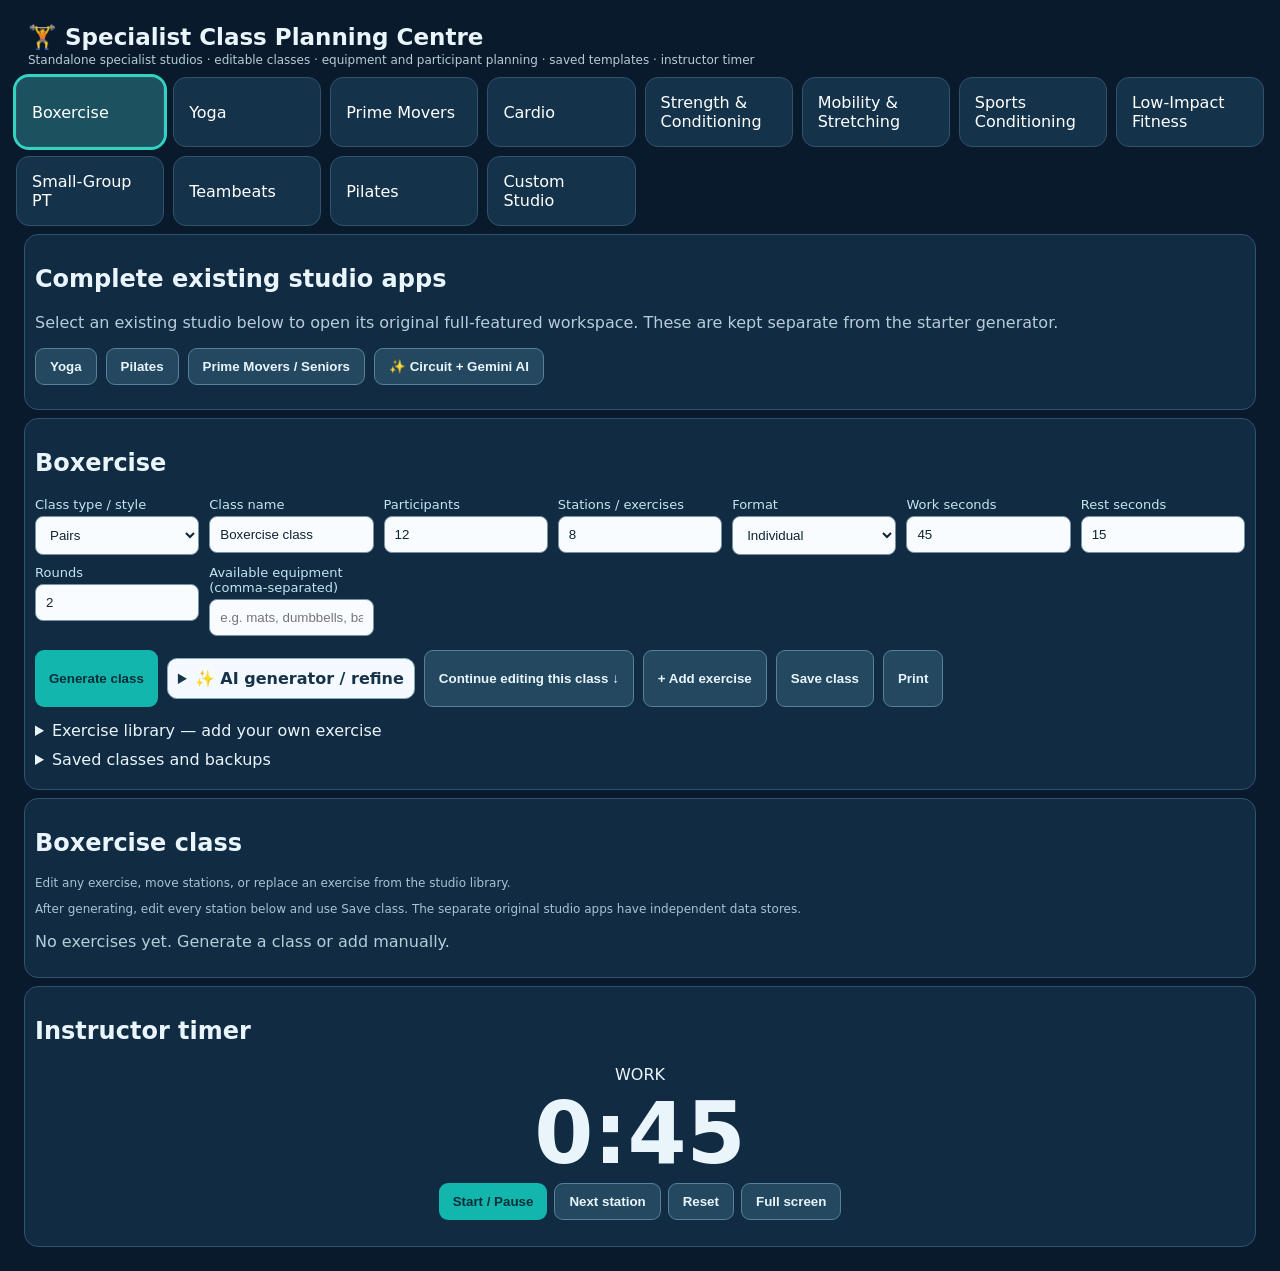
<file: specialist-centre.html>
<!DOCTYPE html>

<html lang="en"><head><script src="hub-ai.js"></script><meta charset="utf-8"/><meta content="width=device-width,initial-scale=1" name="viewport"/><title>Specialist Class Planning Centre</title><style>
:root{font-family:system-ui,sans-serif;color:#eaf5fb;background:#091a2c}*{box-sizing:border-box}body{margin:0;padding:16px;max-width:1500px;margin:auto}h1{font-size:clamp(22px,3vw,34px);margin:0 0 8px}p{color:#b6cdd9}.bar{display:flex;gap:9px;flex-wrap:wrap;margin:14px 0}.tile{background:#14334b;border:1px solid #31536b;border-radius:13px;padding:15px;cursor:pointer;text-align:left;color:#fff;font:inherit}.tile.active{outline:3px solid #32d3c1;background:#1c5260}.tiles{display:grid;grid-template-columns:repeat(auto-fit,minmax(145px,1fr));gap:9px}.panel{background:#102b42;border:1px solid #31536b;border-radius:14px;padding:15px;margin:15px 0}label{display:block;font-size:13px;color:#c6e4ef;margin-bottom:4px}input,select,textarea{background:#f8fcff;color:#102333;border:1px solid #7894a4;border-radius:8px;padding:10px;max-width:100%;width:100%}button{background:#13b6ad;color:#052e38;border:0;border-radius:9px;padding:10px 14px;font-weight:700;cursor:pointer}button.secondary{background:#24485f;color:#e8f5fc;border:1px solid #568198}.fields{display:grid;grid-template-columns:repeat(auto-fit,minmax(145px,1fr));gap:10px}.exercise{display:flex;align-items:center;gap:10px;padding:9px;border-bottom:1px solid #32526a}.exercise strong{flex:1}.exercise button{padding:7px}.muted{font-size:12px;color:#a9c3d2}.actions{display:flex;gap:7px;flex-wrap:wrap}.timer{font-size:clamp(36px,8vw,85px);font-weight:900;text-align:center;font-variant-numeric:tabular-nums}details{margin:10px 0}summary{cursor:pointer}.hidden{display:none!important}@media print{body{background:#fff;color:#000}.no-print,.tiles,.panel.settings{display:none!important}.panel{background:#fff;color:#000;border:0}p{color:#333}button{display:none}.exercise{border-color:#aaa}} </style><link rel="stylesheet" href="hub-v63.css">
<link rel="stylesheet" href="layout-v79.css"></head><body>
<header><h1>🏋️ Specialist Class Planning Centre</h1><p>Standalone specialist studios · editable classes · equipment and participant planning · saved templates · instructor timer</p></header>
<div class="tiles" id="tiles"></div>
<section class="panel no-print" id="fullStudioPanel"><h2>Complete existing studio apps</h2><p>Select an existing studio below to open its original full-featured workspace. These are kept separate from the starter generator.</p><div class="bar" id="fullStudioButtons"></div><div id="fullStudioHost"></div></section><section class="panel settings"><h2 id="studioTitle">Boxercise</h2><div class="fields">
<div><label>Class type / style</label><select id="classType"></select></div><div><label>Class name</label><input id="className" value="Boxercise class"/></div><div><label>Participants</label><input id="participants" min="1" type="number" value="12"/></div><div><label>Stations / exercises</label><input id="count" max="40" min="1" type="number" value="8"/></div><div><label>Format</label><select id="format"><option>Individual</option><option>Pairs</option><option>Threes</option><option>Everyone together</option><option>Stations</option></select></div>
<div><label>Work seconds</label><input id="work" min="5" type="number" value="45"/></div><div><label>Rest seconds</label><input id="rest" min="0" type="number" value="15"/></div><div><label>Rounds</label><input id="rounds" min="1" type="number" value="2"/></div><div><label>Available equipment (comma-separated)</label><input id="equipment" placeholder="e.g. mats, dumbbells, bands"/></div></div>
<div class="bar"><button id="generate">Generate class</button><button class="secondary" id="continueEditor">Continue editing this class ↓</button><button class="secondary" id="add">+ Add exercise</button><button class="secondary" id="save">Save class</button><button class="secondary" id="print">Print</button></div>
<details><summary>Exercise library — add your own exercise</summary><div class="fields"><div><label>Exercise name</label><input id="newExercise"/></div><div><label>Instructions / adaptations</label><input id="newNotes"/></div></div><div class="bar"><button id="addLibrary">Add to this studio</button></div><div id="libraryList"></div></details>
<details><summary>Saved classes and backups</summary><div id="saved"></div><div class="bar"><button class="secondary" id="export">Export backup JSON</button><label style="width:auto">Import backup JSON <input accept=".json,application/json" id="import" type="file"/></label></div></details>
</section>
<section class="panel" id="studioEditor"><h2 id="planTitle">Class plan</h2><p class="muted">Edit any exercise, move stations, or replace an exercise from the studio library.</p><p class="muted" id="handoffNote">After generating, edit every station below and use Save class. The separate original studio apps have independent data stores.</p><div id="plan"></div></section>
<section class="panel no-print"><h2>Instructor timer</h2><div id="phase" style="text-align:center">READY</div><div class="timer" id="clock">0:45</div><div class="actions" style="justify-content:center"><button id="start">Start / Pause</button><button class="secondary" id="next">Next station</button><button class="secondary" id="reset">Reset</button><button class="secondary" id="fullscreen">Full screen</button></div><p id="now" style="text-align:center"></p></section>
<script>
const BASE={"Boxercise": ["Jab\u2013cross\u2013hook pad combination", "Jab\u2013cross\u2013duck\u2013cross", "Slip and counter", "Pad holder footwork", "Boxing shuttle runs", "Shadow boxing rounds", "Squat and punch", "Uppercut combinations", "Defensive movement drills", "Partner alternating combinations"], "Yoga": ["Cat\u2013cow mobility", "Downward-facing dog", "Warrior I", "Warrior II", "Triangle pose", "Tree balance", "Sun salutation A", "Child's pose", "Pilates hundred", "Dead bug", "Single-leg stretch", "Bridge", "Side-lying leg lifts"], "Prime Movers": ["Seated marching", "Sit-to-stand", "Heel raises", "Supported side steps", "Seated band row", "Wall push-up", "Standing balance hold", "Step taps", "Seated overhead reach", "Supported mini squat", "Ball pass coordination"], "Cardio": ["Treadmill hill intervals", "Rower 250m efforts", "Bike resistance ladder", "Cross-trainer tempo", "SkiErg intervals", "Air bike sprint", "Low-impact step jacks", "Kettlebell swings", "Dumbbell snatches", "Fast feet"], "Strength & Conditioning": ["Goblet squat", "Romanian deadlift", "Push-up", "Bent-over row", "Overhead press", "Split squat", "Farmer carry", "Plank", "Band pull-apart", "Dumbbell thruster", "EMOM strength block"], "Mobility & Stretching": ["Thoracic rotation", "Hip flexor stretch", "Hamstring mobility", "Ankle dorsiflexion rocks", "Shoulder circles", "90/90 hip switches", "Calf stretch", "Child's pose", "Spinal rotation", "Wrist mobility"], "Sports Conditioning": ["Lateral shuffles", "Acceleration drills", "Single-leg balance", "Agility ladder", "Skater jumps", "Rotational throws", "Change-of-direction shuttle", "Reaction drills", "Deceleration drills", "Core anti-rotation"], "Low-Impact Fitness": ["Seated punches", "Marching on spot", "Low step touch", "Chair squat", "Supported heel raise", "Band row", "Wall press", "Standing knee lift", "Seated torso twist", "Gentle side steps"], "Small-Group PT": ["Goblet squat", "Dumbbell row", "Bike intervals", "Push-up", "Band row", "Walking lunges", "Plank", "Farmer carry", "Step-ups", "Dead bug"], "Teambeats": ["Bike intervals","Rower efforts","SkiErg sprints","Air bike","Team relay","Circuit intervals"],"Pilates": ["The hundred","Roll-up","Single leg stretch","Double leg stretch","Spine stretch","Side kick","Bridge","Swimming","Teaser"],"Custom Studio": ["Warm-up", "Main exercise", "Cardio interval", "Strength interval", "Mobility exercise", "Cooldown"]};const KEY='specialist-class-centre-v1';let data;try{data=JSON.parse(localStorage.getItem(KEY))||{custom:{},saved:[]}}catch(e){data={custom:{},saved:[]}}let studio=Object.keys(BASE)[0],plan=[],station=0,seconds=45,working=true,playing=false,tick=null;const $=id=>document.getElementById(id),esc=s=>String(s??'').replaceAll('&','&amp;').replaceAll('<','&lt;').replaceAll('>','&gt;').replaceAll('"','&quot;');function persist(){localStorage.setItem(KEY,JSON.stringify(data))}function library(){return [...BASE[studio],...(data.custom[studio]||[]).map(x=>x.name)]}function renderTiles(){$('tiles').innerHTML=Object.keys(BASE).map(n=>'<button class="tile '+(n===studio?'active':'')+'" data-studio="'+esc(n)+'">'+esc(n)+'</button>').join('')}function selectStudio(n){studio=n;renderTiles();$('studioTitle').textContent=n;$('className').value=n+' class';$('libraryList').innerHTML=library().map(x=>'<div class="exercise">'+esc(x)+'</div>').join('');renderPlan()}$('tiles').onclick=e=>{const b=e.target.closest('[data-studio]');if(b)selectStudio(b.dataset.studio)};function renderPlan(){$('planTitle').textContent=$('className').value||'Class plan';$('plan').innerHTML=plan.length?plan.map((x,i)=>'<div class="exercise"><b> '+(i+1)+'. </b><div style="flex:1"><input aria-label="Exercise" data-edit="'+i+'" value="'+esc(x.name)+'"><input aria-label="Notes" data-notes="'+i+'" value="'+esc(x.notes||'')+'" placeholder="Coaching notes or adaptations" style="margin-top:5px"></div><button class="secondary" data-up="'+i+'">↑</button><button class="secondary" data-down="'+i+'">↓</button><button class="secondary" data-swap="'+i+'">Swap</button><button class="secondary" data-del="'+i+'">×</button></div>').join(''):'<p>No exercises yet. Generate a class or add manually.</p>';updateNow()}function updateNow(){$('now').textContent=plan.length?'Station '+(station+1)+' — '+plan[Math.min(station,plan.length-1)].name:''}function generate(){let lib=library(),n=Math.min(40,Math.max(1,Number($('count').value)||8));plan=Array.from({length:n},(_,i)=>({name:lib[(i*3+Math.floor(i/Math.max(1,lib.length))*2)%lib.length],notes:''}));station=0;reset();renderPlan()}$('generate').onclick=generate;$('add').onclick=()=>{plan.push({name:library()[0]||'New exercise',notes:''});renderPlan()};$('plan').oninput=e=>{if(e.target.dataset.edit!==undefined)plan[+e.target.dataset.edit].name=e.target.value;if(e.target.dataset.notes!==undefined)plan[+e.target.dataset.notes].notes=e.target.value};$('plan').onclick=e=>{let b=e.target.closest('button');if(!b)return;let k=Object.keys(b.dataset)[0],i=+b.dataset[k];if(k==='up'&&i>0)[plan[i-1],plan[i]]=[plan[i],plan[i-1]];if(k==='down'&&i<plan.length-1)[plan[i+1],plan[i]]=[plan[i],plan[i+1]];if(k==='del')plan.splice(i,1);if(k==='swap'){let options=library(),cur=options.indexOf(plan[i].name);plan[i].name=options[(cur+1)%options.length]}renderPlan()};$('addLibrary').onclick=()=>{let name=$('newExercise').value.trim();if(!name)return;data.custom[studio]??=[];if(!library().includes(name))data.custom[studio].push({name,notes:$('newNotes').value});persist();$('newExercise').value='';selectStudio(studio)};function snapshot(){return {studio,plan:plan.map(x=>({...x})),settings:Object.fromEntries(['className','participants','count','format','work','rest','rounds','equipment'].map(k=>[k,$(k).value]))}}$('save').onclick=()=>{let s=snapshot();data.saved.push({...s,id:Date.now(),name:s.settings.className||'Untitled class'});persist();renderSaved();alert('Class saved')};function renderSaved(){$('saved').innerHTML=data.saved.map((x,i)=>'<div class="exercise"><strong>'+esc(x.name)+'</strong><button data-load="'+i+'">Load</button><button class="secondary" data-remove="'+i+'">Delete</button></div>').join('')||'<p>No saved classes yet.</p>'}$('saved').onclick=e=>{let b=e.target.closest('button');if(!b)return;let i=+(b.dataset.load??b.dataset.remove);if(b.dataset.remove!==undefined){if(confirm('Delete saved class?'))data.saved.splice(i,1)}else{let x=data.saved[i];selectStudio(x.studio);plan=x.plan.map(y=>({...y}));for(let [k,v] of Object.entries(x.settings))if($(k))$(k).value=v;reset();renderPlan()}persist();renderSaved()};$('export').onclick=()=>{let a=document.createElement('a');a.href=URL.createObjectURL(new Blob([JSON.stringify(data,null,2)],{type:'application/json'}));a.download='specialist-classes-backup.json';a.click();setTimeout(()=>URL.revokeObjectURL(a.href),1000)};$('import').onchange=async e=>{try{let v=JSON.parse(await e.target.files[0].text());if(!Array.isArray(v.saved)||typeof v.custom!=='object')throw Error('Invalid backup');if(confirm('Replace Specialist Centre saved classes with this backup?')){data=v;persist();renderSaved();selectStudio(studio)}}catch(err){alert('Could not import: '+err.message)}};$('print').onclick=()=>window.print();$('className').oninput=renderPlan;
function clock(){let m=Math.floor(seconds/60),s=seconds%60;$('clock').textContent=m+':'+String(s).padStart(2,'0');$('phase').textContent=working?'WORK':'REST';updateNow()}function reset(){clearInterval(tick);playing=false;station=0;working=true;seconds=Math.max(5,+$('work').value||45);clock()}function advance(){if(working){working=false;seconds=Math.max(0,+$('rest').value||0);if(seconds===0)advance()}else{working=true;station=(station+1)%Math.max(1,plan.length);seconds=Math.max(5,+$('work').value||45)}clock()}$('start').onclick=()=>{if(playing){clearInterval(tick);playing=false;return}playing=true;tick=setInterval(()=>{seconds--;if(seconds<=0)advance();else clock()},1000)};$('next').onclick=()=>{station=(station+1)%Math.max(1,plan.length);working=true;seconds=Math.max(5,+$('work').value||45);clock()};$('reset').onclick=reset;$('fullscreen').onclick=()=>document.documentElement.requestFullscreen?.().catch(()=>{});$('work').onchange=reset;selectStudio(studio);renderSaved();reset();
</script><script>
(function(){
const apps=[['Yoga','yoga'],['Pilates','pilates'],['Prime Movers / Seniors','seniors'],['✨ Circuit + Gemini AI','circuit']];
const buttons=document.getElementById('fullStudioButtons'),host=document.getElementById('fullStudioHost');
buttons.innerHTML=apps.map(([name,id])=>'<button type="button" class="secondary" data-app="'+id+'">'+name+'</button>').join('');
buttons.onclick=e=>{const btn=e.target.closest('[data-app]');if(!btn)return;
const appFile=btn.dataset.app+'-studio.html?v=59';
host.replaceChildren();
const frame=document.createElement('iframe');
frame.title=btn.textContent+' full studio';frame.style.cssText='width:100%;height:82vh;min-height:650px;border:1px solid #426a82;border-radius:10px;background:#fff';frame.setAttribute('allow','fullscreen');
frame.src=appFile;
host.append(frame);
};
})();
</script><script>
(function(){
const TYPES={"Yoga": ["Hatha", "Vinyasa Flow", "Yin", "Restorative", "Chair Yoga", "Gentle Yoga", "Power Yoga", "Ashtanga-inspired", "Mobility Yoga", "Beginner Yoga"], "Pilates": ["Mat Pilates", "Beginner Pilates", "Intermediate Pilates", "Advanced Pilates", "Chair Pilates", "Standing Pilates", "Core Pilates", "Mobility Pilates"], "Boxercise": ["Pairs", "Threes", "Everyone Together", "Boxing Circuit", "Pad Work", "Boxing Fitness", "Technique"], "Prime Movers / Seniors": ["Seated", "Standing", "Mixed Ability", "Balance", "Strength", "Mobility", "Low Impact Circuit", "Functional Fitness"], "Circuit": ["Full Body", "Upper Body", "Lower Body", "Core", "Cardio", "Strength", "Mixed Ability"], "Cardio": ["Steady State", "Intervals", "Hills", "Pyramid", "Fartlek", "Tempo", "Cardio Circuit"], "Teambeats": ["Team Relay", "Intervals", "HIIT", "Endurance", "Strength Endurance", "Mixed Stations"], "Strength & Conditioning": ["Strength", "Hypertrophy", "Muscular Endurance", "EMOM", "AMRAP", "Supersets", "Functional"], "Mobility & Stretching": ["Full Body", "Lower Body", "Upper Body", "Recovery", "Flexibility", "Dynamic Mobility"], "Sports Conditioning": ["Football", "Badminton", "Running", "Tennis", "Rugby", "General Athletic"], "Low-Impact Fitness": ["Beginner", "Seated", "Standing", "Mixed Ability", "Low Impact Cardio"], "Small-Group PT": ["Strength", "Circuit", "Partner", "Full Body", "Conditioning"], "Custom Studio": ["Custom"]};
const $=id=>document.getElementById(id);
function setTypes(){const list=TYPES[studio]||['General'];const prev=$('classType').value;$('classType').innerHTML=list.map(t=>'<option value="'+t.replaceAll('"','&quot;')+'">'+t+'</option>').join('');if(list.includes(prev))$('classType').value=prev;}
const previousSelect=selectStudio;
selectStudio=function(n){previousSelect(n);setTypes();};
const originalGenerate=generate;
generate=function(){originalGenerate();$('handoffNote').textContent='Generated '+$('classType').value+' class. Edit exercises, notes and order below, then Save class. You can also open a complete studio separately above.';};
const originalSnapshot=snapshot;
snapshot=function(){const snap=originalSnapshot();snap.settings.classType=$('classType').value;return snap;};
const previousSavedClick=$('saved').onclick;
$('saved').addEventListener('click',e=>{const b=e.target.closest('[data-load]');if(!b)return;const item=data.saved[+b.dataset.load];if(item&&item.settings&&item.settings.classType){setTimeout(()=>{$('classType').value=item.settings.classType},0);}});
$('continueEditor').onclick=()=>{if(!plan.length){generate()}document.getElementById('studioEditor').scrollIntoView({behavior:'smooth',block:'start'});};
$('classType').addEventListener('change',()=>{$('handoffNote').textContent='Class type: '+$('classType').value+'. Generate or edit the plan below.'});
setTypes();
})();
</script><script>FMH_AI.mount($('generate'),()=>({pool:library().map(name=>({name})),settings:{studio,type:$('classType').value,work:$('work').value},count:+$('count').value||8,current:plan.map(x=>x.name),apply:xs=>{plan=xs.map(x=>({name:x.name,notes:x.aiNotes}));station=0;reset();renderPlan()}}));</script><script src="layout-v79.js"></script></body></html>
</file>
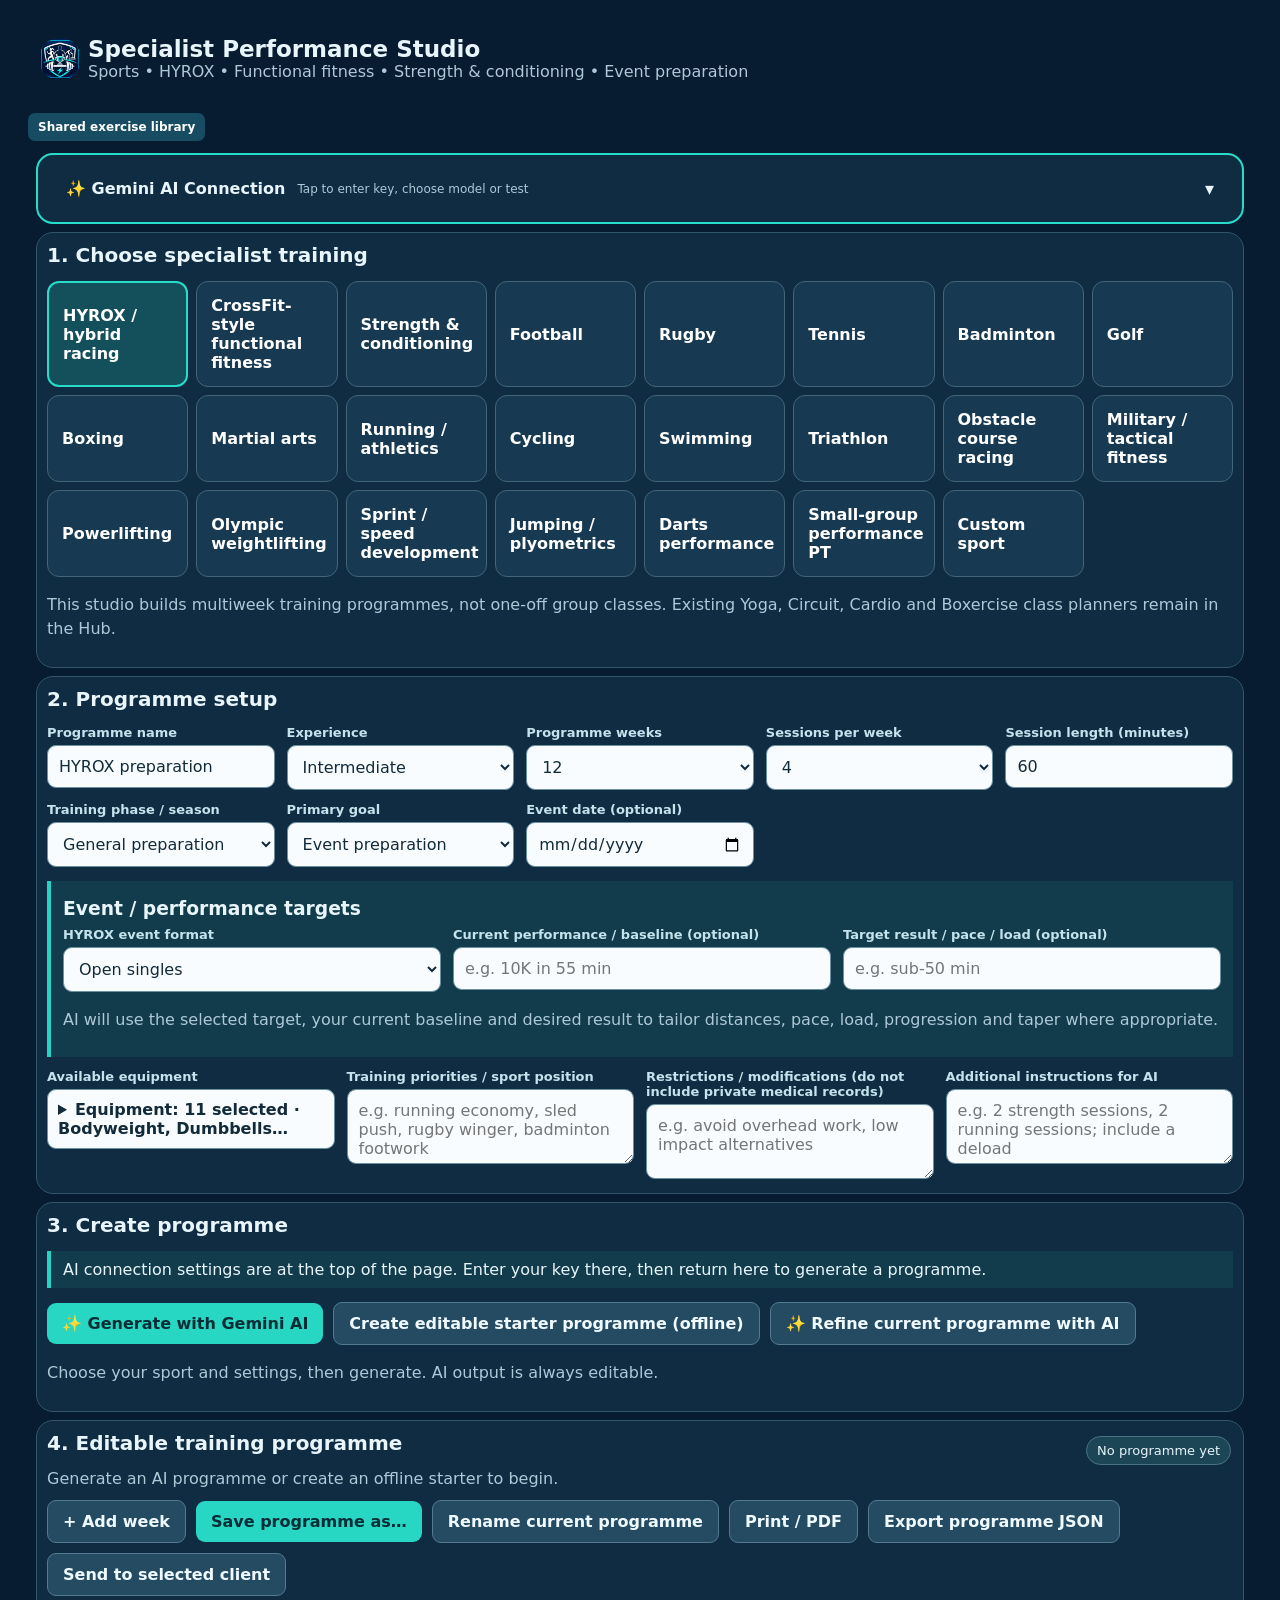
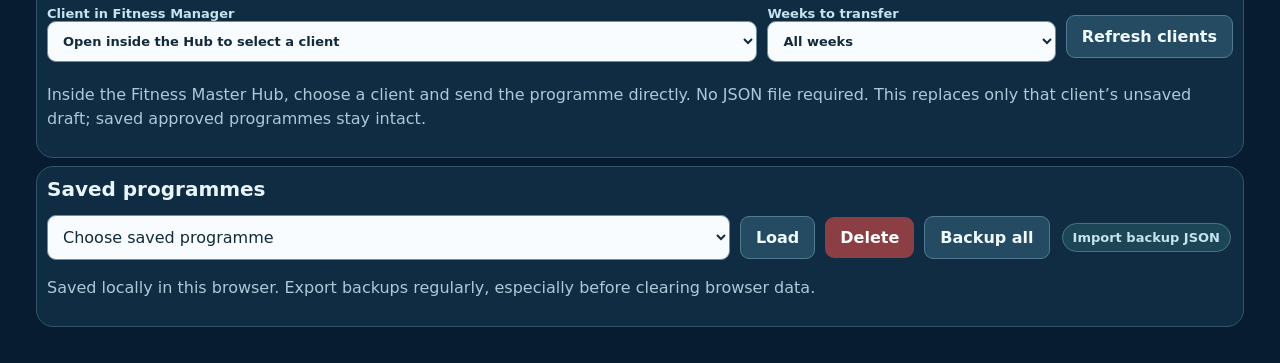
<file: specialist-performance.html>
<!doctype html><html lang="en"><head><script src="shared-exercises.js"></script><script src="shared-ui.js"></script><script src="hub-ai.js"></script><meta charset="utf-8"><meta name="viewport" content="width=device-width,initial-scale=1"><meta name="theme-color" content="#071c30"><title>Specialist Performance Studio V6</title><link rel="icon" href="specialist-icon.png"><style>
:root{font-family:system-ui,-apple-system,Segoe UI,sans-serif;background:#071c30;color:#e8f5fb}*{box-sizing:border-box}body{margin:0;padding:clamp(12px,2.5vw,28px);max-width:1450px;margin:auto}h1{margin:0;font-size:clamp(23px,3vw,34px)}h2{margin:0 0 14px;font-size:20px}h3{margin:8px 0}p{line-height:1.5}.muted,small{color:#aec8d8}.head{display:flex;gap:16px;align-items:center;margin-bottom:20px}.head img{width:76px;height:76px;border-radius:17px}.panel{background:#102c43;border:1px solid #31556b;border-radius:17px;padding:18px;margin:14px 0}.grid{display:grid;grid-template-columns:repeat(auto-fit,minmax(190px,1fr));gap:12px}.row{display:flex;gap:10px;flex-wrap:wrap;align-items:center}.types{display:grid;grid-template-columns:repeat(auto-fit,minmax(140px,1fr));gap:8px}.type{background:#173a52;color:white;border:1px solid #426579;text-align:left;padding:14px;border-radius:12px;font-weight:650;cursor:pointer}.type.active{border:2px solid #27ddc9;background:#14505b}label{display:block;font-size:13px;font-weight:650;color:#c4e3ed;margin-bottom:5px}input,select,textarea{width:100%;padding:11px;border-radius:9px;border:1px solid #6b91a1;background:#f8fcff;color:#122a39;font:inherit}textarea{min-height:75px}button{font:inherit;font-weight:700;padding:11px 15px;border:0;border-radius:9px;background:#28d6c4;color:#062d35;cursor:pointer}button.alt{background:#254b63;color:#effaff;border:1px solid #527a91}button.warn{background:#8b3e43;color:white}button:disabled{opacity:.5;cursor:wait}.field{min-width:0}.pill{display:inline-block;background:#1c4656;border:1px solid #487481;border-radius:30px;padding:6px 10px;font-size:13px;margin:2px}.workout{border:1px solid #40677b;background:#0a2539;border-radius:12px;padding:12px;margin:10px 0}.exercise{display:grid;grid-template-columns:2fr 1fr 1fr 1fr 2fr auto;gap:6px;align-items:center;margin:6px 0}.exercise input{padding:7px;font-size:13px}.exercise button{padding:7px 10px}.week{border:1px solid #41677c;border-radius:13px;margin:12px 0;overflow:hidden}.week>summary{padding:13px;background:#173b52;font-weight:750;cursor:pointer}.weekbody{padding:12px}.notice{border-left:4px solid #26d3c0;padding:9px 12px;background:#123c4b;margin:12px 0}.hide{display:none!important}@media(max-width:700px){.exercise{grid-template-columns:1fr 1fr}.exercise input:first-child{grid-column:1/-1}.head img{width:58px;height:58px}}@media print{body{background:white;color:black}.noprint{display:none!important}.panel,.week,.workout{border:1px solid #999;background:white;color:black;break-inside:avoid}.week>summary{background:#eee;color:black}input{border:0;color:black}button{display:none}}
.equipment-picker{background:#f8fcff;color:#122a39;border-radius:9px;border:1px solid #6b91a1;padding:10px}.equipment-picker summary{cursor:pointer;font-weight:650}.equipment-options{display:grid;grid-template-columns:repeat(auto-fit,minmax(165px,1fr));gap:6px;max-height:220px;overflow:auto;margin-top:10px}.equipment-options label{color:#17394a;font-size:13px;display:flex;align-items:center;gap:7px;margin:0;padding:5px}.equipment-options input{width:auto;accent-color:#007e80}.equipment-picker button{font-size:12px;padding:7px 10px}
/* Dedicated compact print layout: complete programme, regardless of collapsed weeks */
#printSheet{display:none}
@media print{
 @page{size:A4 portrait;margin:10mm 11mm}
 body{margin:0!important;padding:0!important;max-width:none!important;background:#fff!important;color:#111!important;font:9pt/1.22 Arial,sans-serif!important}
 body>*:not(#printSheet){display:none!important}
 #printSheet{display:block!important;width:100%!important;color:#111!important}
 #printSheet h1{font-size:16pt;margin:0 0 3mm;color:#111}
 #printSheet .ps-meta{font-size:8.5pt;margin:0 0 4mm;color:#333}
 #printSheet .ps-week{margin:0 0 4mm;break-before:auto;page-break-before:auto}
 #printSheet .ps-weekhead{background:#e9eff2!important;-webkit-print-color-adjust:exact;print-color-adjust:exact;border:1px solid #aaa;padding:1.5mm 2mm;font-weight:bold;font-size:10pt;break-after:avoid;page-break-after:avoid}
 #printSheet .ps-session{margin:2mm 0 3mm;break-inside:avoid;page-break-inside:avoid}
 #printSheet .ps-session-title{font-weight:bold;font-size:9pt;margin:0 0 1mm}
 #printSheet table{width:100%;border-collapse:collapse;table-layout:fixed;font-size:8pt}
 #printSheet th,#printSheet td{border:1px solid #bbb;padding:1mm 1.5mm;text-align:left;vertical-align:top;overflow-wrap:anywhere}
 #printSheet th{background:#f0f0f0!important;-webkit-print-color-adjust:exact;print-color-adjust:exact}
 #printSheet .ps-foot{font-size:7pt;color:#555;margin-top:3mm}
}
</style><style>.ai-compact{padding:0!important;overflow:hidden}.ai-compact-summary{display:flex;align-items:center;justify-content:space-between;gap:12px;padding:13px 18px;cursor:pointer;font-weight:750;font-size:16px;list-style:none}.ai-compact-summary::-webkit-details-marker{display:none}.ai-compact-summary:after{content:"▾";font-size:18px;margin-left:auto}.ai-compact[open] .ai-compact-summary:after{content:"▴"}.ai-compact-note{font-size:12px;font-weight:400;color:#aec8d8}.ai-compact-body{padding:0 18px 16px}.ai-compact-body .grid{margin-top:12px}@media(max-width:600px){.ai-compact-summary{flex-wrap:wrap}.ai-compact-note{width:100%}}</style><link rel="stylesheet" href="hub-v63.css">
<link rel="stylesheet" href="layout-v79.css"></head><body><header class="head"><img src="specialist-icon.png" alt="Specialist Performance Studio icon"><div><h1>Specialist Performance Studio</h1><div class="muted">Sports • HYROX • Functional fitness • Strength & conditioning • Event preparation</div></div></header>
<details class="panel noprint ai-compact" id="gemini-connection" style="border:2px solid #27ddc9"><summary class="ai-compact-summary">✨ Gemini AI Connection <span class="ai-compact-note">Tap to enter key, choose model or test</span></summary><div class="ai-compact-body"><p class="muted">Enter your Google AI Studio API key privately here. Never paste it into your GitHub files. API usage and limits are separate from your Gemini subscription.</p><div class="grid"><div><label for="key">Gemini API key</label><input id="key" type="password" autocomplete="off" placeholder="Paste your API key here"></div><div><label for="model">Gemini model</label><select id="model"><option value="gemini-2.5-flash">gemini-2.5-flash</option><option value="gemini-2.5-flash-lite">gemini-2.5-flash-lite</option><option value="gemini-2.0-flash">gemini-2.0-flash</option></select></div></div><div class="row" style="margin-top:12px"><button class="alt" id="models">Find available models</button><button class="alt" id="test">Test connection</button><label style="display:flex;align-items:center;gap:8px;margin:0"><input type="checkbox" id="rememberKey" style="width:auto"> Remember key on this device</label><button class="alt" id="clearKey" type="button">Clear saved key</button></div><p class="muted" id="keyHint">Without Remember enabled, your key is retained only for this browser session.</p></div></details><div class="panel noprint"><h2>1. Choose specialist training</h2><div id="types" class="types"></div><p class="muted">This studio builds multiweek training programmes, not one-off group classes. Existing Yoga, Circuit, Cardio and Boxercise class planners remain in the Hub.</p></div>
<div class="panel noprint"><h2>2. Programme setup</h2><div class="grid">
<div class="field"><label>Programme name</label><input id="name" value="HYROX preparation"></div><div class="field"><label>Experience</label><select id="level"><option>Beginner</option><option selected>Intermediate</option><option>Advanced</option><option>Competitive</option></select></div><div class="field"><label>Programme weeks</label><select id="weeks"><option>4</option><option>6</option><option>8</option><option selected>12</option><option>16</option><option>20</option><option>24</option></select></div><div class="field"><label>Sessions per week</label><select id="days"><option>2</option><option>3</option><option selected>4</option><option>5</option><option>6</option></select></div><div class="field"><label>Session length (minutes)</label><input id="minutes" type="number" min="15" max="180" value="60"></div><div class="field"><label>Training phase / season</label><select id="phase"><option>General preparation</option><option>Pre-season</option><option>In-season</option><option>Off-season</option><option>Event peak / taper</option></select></div><div class="field"><label>Primary goal</label><select id="goal"><option>Event preparation</option><option>Improve performance</option><option>Strength</option><option>Power and speed</option><option>Endurance</option><option>Body composition</option><option>Skill development</option><option>Return to regular training</option></select></div><div class="field"><label>Event date (optional)</label><input id="date" type="date"></div></div>
<div id="targetPanel" class="notice" style="margin-top:14px"><h3 id="targetHeading">Event / performance targets</h3><div class="grid"><div class="field"><label id="targetLabel">Target event or distance</label><select id="targetChoice"></select></div><div class="field" id="customTargetWrap" style="display:none"><label>Custom target (include units)</label><input id="customTarget" placeholder="e.g. 15 km or 400 m"></div><div class="field"><label>Current performance / baseline (optional)</label><input id="baseline" placeholder="e.g. 10K in 55 min"></div><div class="field"><label>Target result / pace / load (optional)</label><input id="targetResult" placeholder="e.g. sub-50 min"></div></div><p class="muted" id="targetHint">These targets are included in the AI instructions and saved with the programme.</p></div>
<div class="grid" style="margin-top:12px"><div><label>Available equipment</label><details id="equipmentDropdown" class="equipment-picker"><summary id="equipmentSummary">Select available equipment</summary><div id="equipmentChoices" class="equipment-options"></div><div class="row" style="margin-top:8px"><button type="button" class="alt" id="equipmentAll">Select all</button><button type="button" class="alt" id="equipmentNone">Clear all</button><button type="button" class="alt" id="equipmentAdd">+ Add equipment</button></div></details><input id="equipment" type="hidden"></div><div><label>Training priorities / sport position</label><textarea id="priorities" placeholder="e.g. running economy, sled push, rugby winger, badminton footwork"></textarea></div><div><label>Restrictions / modifications (do not include private medical records)</label><textarea id="limits" placeholder="e.g. avoid overhead work, low impact alternatives"></textarea></div><div><label>Additional instructions for AI</label><textarea id="instructions" placeholder="e.g. 2 strength sessions, 2 running sessions; include a deload"></textarea></div></div></div>
<div class="panel noprint"><h2>3. Create programme</h2><div class="notice" style="margin-bottom:12px">AI connection settings are at the top of the page. Enter your key there, then return here to generate a programme.</div><div class="row" style="margin-top:14px"><button id="ai">✨ Generate with Gemini AI</button><button class="alt" id="template">Create editable starter programme (offline)</button><button class="alt" id="refine">✨ Refine current programme with AI</button></div><p id="status" class="muted" aria-live="polite">Choose your sport and settings, then generate. AI output is always editable.</p></div>
<div class="panel" id="result"><div class="row"><h2 style="flex:1">4. Editable training programme</h2><span id="count" class="pill">No programme yet</span></div><div id="program" class="muted">Generate an AI programme or create an offline starter to begin.</div><div class="row noprint" style="margin-top:12px"><button id="addweek" class="alt">+ Add week</button><button id="save">Save programme as…</button><button id="rename" class="alt">Rename current programme</button><button id="print" class="alt">Print / PDF</button><button id="export" class="alt">Export programme JSON</button><button id="client" class="alt">Send to selected client</button></div><div class="row noprint" style="margin-top:10px"><label style="flex:1;min-width:190px">Client in Fitness Manager<select id="directClient"><option value="">Open inside the Hub to select a client</option></select></label><label>Weeks to transfer<select id="directWeeks"><option value="all">All weeks</option><option value="first">First week only</option></select></label><button class="alt" id="refreshClients" type="button">Refresh clients</button></div><p class="muted noprint" id="transferHint">Inside the Fitness Master Hub, choose a client and send the programme directly. No JSON file required. This replaces only that client’s unsaved draft; saved approved programmes stay intact.</p></div>
<div class="panel noprint"><h2>Saved programmes</h2><div class="row"><select id="saved" style="flex:1;min-width:200px"></select><button class="alt" id="load">Load</button><button class="warn" id="delete">Delete</button><button class="alt" id="backup">Backup all</button><label style="margin:0"><span class="pill">Import backup JSON</span><input type="file" id="import" accept="application/json,.json" style="display:none"></label></div><p class="muted">Saved locally in this browser. Export backups regularly, especially before clearing browser data.</p></div>
<div id="printSheet" aria-hidden="true"></div>
<script>
'use strict';const $=id=>document.getElementById(id);const TYPES=['HYROX / hybrid racing','CrossFit-style functional fitness','Strength & conditioning','Football','Rugby','Tennis','Badminton','Golf','Boxing','Martial arts','Running / athletics','Cycling','Swimming','Triathlon','Obstacle course racing','Military / tactical fitness','Powerlifting','Olympic weightlifting','Sprint / speed development','Jumping / plyometrics','Darts performance','Small-group performance PT','Custom sport'];let type=TYPES[0],current=null;const STORE='specialist_performance_v1';const safe=s=>String(s??'').replace(/[&<>"']/g,c=>({'&':'&amp;','<':'&lt;','>':'&gt;','"':'&quot;',"'":'&#39;'}[c]));const uid=()=>Math.random().toString(36).slice(2)+Date.now().toString(36);const val=id=>$(id).value;const status=(s)=>$('status').textContent=s;
const TARGETS={
 'Running / athletics':{label:'Running event / distance',items:['5K','10K','Half marathon (21.1 km)','Marathon (42.2 km)','1 mile','1500 m','800 m','400 m','200 m','100 m','Ultramarathon','Trail running','Custom distance']},
 'Cycling':{label:'Cycling event / distance',items:['20 km time trial','40 km time trial','50 km sportive','100 km sportive','100 miles','Hill climb','Track sprint','Multi-day event','Custom distance']},
 'Swimming':{label:'Swimming event / distance',items:['50 m','100 m','200 m','400 m','800 m','1500 m','Open-water 1 km','Open-water 3 km','Open-water 5 km','Custom distance']},
 'Triathlon':{label:'Triathlon format',items:['Super sprint','Sprint','Olympic / standard','Middle distance / 70.3','Full distance','Duathlon','Aquathlon','Custom event']},
 'HYROX / hybrid racing':{label:'HYROX event format',items:['Open singles','Pro singles','Open doubles','Pro doubles','Mixed doubles','Relay','First event / general preparation','Custom event']},
 'CrossFit-style functional fitness':{label:'Performance emphasis',items:['General functional fitness','Competition preparation','Benchmark WOD','Olympic lifting','Gymnastics skills','Aerobic engine','Custom target']},
 'Strength & conditioning':{label:'Performance emphasis',items:['Maximal strength','Power / explosiveness','Strength endurance','Hypertrophy','Speed and agility','In-season maintenance','Custom target']},
 'Powerlifting':{label:'Lift / competition goal',items:['Full power meet','Squat 1RM','Bench press 1RM','Deadlift 1RM','Strength total','Custom target']},
 'Olympic weightlifting':{label:'Lift / competition goal',items:['Snatch','Clean and jerk','Competition total','Technique development','Custom target']},
 'Sprint / speed development':{label:'Sprint distance',items:['60 m','100 m','200 m','400 m','Acceleration 10–30 m','Repeated sprint ability','Custom distance']},
 'Obstacle course racing':{label:'Event distance',items:['5 km','10 km','Half marathon distance','Long-course obstacle race','Custom distance']},
 'Military / tactical fitness':{label:'Performance target',items:['1.5-mile run','2.4 km run','5 km run','Loaded march / ruck','Fitness assessment','Custom target']},
 'Darts performance':{label:'Performance focus',items:['Throwing consistency','Match endurance','Accuracy and checkout practice','Posture and shoulder endurance','Custom target']}
};
function targetSpec(){return TARGETS[type]||{label:'Sport-specific performance target',items:['General sport performance','Speed and agility','Strength and power','Endurance / conditioning','Skills and technique','Competition preparation','Custom target']}}
function updateTargetChoices(reset=true){const spec=targetSpec(),sel=$('targetChoice'),old=sel.value;$('targetLabel').textContent=spec.label;sel.innerHTML=spec.items.map(x=>`<option value="${safe(x)}">${safe(x)}</option>`).join('');if(!reset&&spec.items.includes(old))sel.value=old;updateCustomTarget()}
function updateCustomTarget(){const v=val('targetChoice');$('customTargetWrap').style.display=/custom/i.test(v)?'block':'none';$('targetHint').textContent='AI will use the selected target, your current baseline and desired result to tailor distances, pace, load, progression and taper where appropriate.'}
$('targetChoice').addEventListener('change',updateCustomTarget);
function renderTypes(){ $('types').innerHTML=TYPES.map((t,i)=>`<button class="type ${t===type?'active':''}" data-type="${i}">${safe(t)}</button>`).join('');$('types').querySelectorAll('[data-type]').forEach(b=>b.onclick=()=>{type=TYPES[+b.dataset.type];renderTypes();$('name').value=type+' programme';updateTargetChoices();});}renderTypes();updateTargetChoices();
const EQUIPMENT_DEFAULT=['Bodyweight','Dumbbells','Kettlebells','Barbell','Rack','Rower','SkiErg','Sled','Sandbag','Wall ball','Treadmill'];
const EQUIPMENT_EXTRA=['Bench','Resistance bands','Cable machine','Medicine ball','Pull-up bar','Gymnastics rings','Plyo box','Jump rope','Exercise bike','Air bike','Elliptical','TRX / suspension trainer','Yoga mat','BOSU','Agility ladder','Cones','Battle ropes','Weighted vest','Foam roller','Swimming pool','Track','Hurdles','Stairs','Heavy bag','Boxing pads','Tennis racket','Badminton racket','Football','Rugby ball'];
let equipmentOptions=Array.from(new Set([...EQUIPMENT_DEFAULT,...EQUIPMENT_EXTRA]));let equipmentSelected=new Set(EQUIPMENT_DEFAULT);
function syncEquipment(){const items=equipmentOptions.filter(x=>equipmentSelected.has(x));$('equipment').value=items.join(', ');$('equipmentSummary').textContent=items.length?`Equipment: ${items.length} selected · ${items.slice(0,2).join(', ')}${items.length>2?'…':''}`:'Equipment: None selected (bodyweight-only exercises)';}
function renderEquipment(){const box=$('equipmentChoices');box.replaceChildren();for(const item of equipmentOptions){const lab=document.createElement('label');const inp=document.createElement('input');inp.type='checkbox';inp.checked=equipmentSelected.has(item);inp.addEventListener('change',()=>{if(inp.checked)equipmentSelected.add(item);else equipmentSelected.delete(item);syncEquipment()});lab.append(inp,document.createTextNode(item));box.append(lab)}syncEquipment()}
$('equipmentAll').onclick=()=>{equipmentSelected=new Set(equipmentOptions);renderEquipment()};$('equipmentNone').onclick=()=>{equipmentSelected.clear();renderEquipment()};$('equipmentAdd').onclick=()=>{const x=prompt('Equipment name to add:')?.trim();if(!x)return;const found=equipmentOptions.find(a=>a.toLowerCase()===x.toLowerCase());if(!found)equipmentOptions.push(x);equipmentSelected.add(found||x);renderEquipment()};renderEquipment();
function config(){return {type,name:val('name').trim()||type+' programme',level:val('level'),weeks:+val('weeks'),days:+val('days'),minutes:+val('minutes')||60,phase:val('phase'),goal:val('goal'),date:val('date'),equipment:val('equipment'),priorities:val('priorities'),limits:val('limits'),instructions:val('instructions'),targetType:val('targetChoice'),customTarget:val('customTarget').trim(),baseline:val('baseline').trim(),targetResult:val('targetResult').trim()}}
const LIB={hyrox:[['Easy run / intervals','20–35 min','Aerobic base and technique'],['Sled push / pull','4 × 15–25 m','Controlled load and smooth transitions'],['SkiErg + rower','4 × 500 m','Sustainable race pace'],['Sandbag lunges + wall balls','3 × 12–20','Maintain technique under fatigue']],crossfit:[['Squat / hinge strength','4 × 5','Technical quality'],['EMOM conditioning','12–18 min','Scale intensity and movements'],['Pull / push gymnastics skill','4 × 6–10','Use regressions'],['Mixed-modal AMRAP','12–20 min','Steady sustainable pacing']],strength:[['Squat or trap-bar deadlift','4 × 5','Progress load gradually'],['Upper-body push and pull','3 × 8','Balanced movement patterns'],['Power / jumps','4 × 3','Fresh, explosive reps'],['Zone 2 conditioning','25 min','Easy aerobic work']],running:[['Easy aerobic run','30 min','Conversational effort'],['Intervals / tempo','5 × 3 min','Recovery between reps'],['Strength for runners','3 × 8','Hips, calves and trunk'],['Long aerobic session','45–75 min','Build gradually']],sports:[['Movement skills and agility','5 × 3 min','Sport-specific footwork'],['Lower-body strength','4 × 6','Unilateral control'],['Upper-body strength','3 × 8','Sport-specific push/pull'],['Intervals and recovery','6 × 2 min','Work:rest matched to sport']]};
function offline(){const c=config(),k=/hyrox/i.test(type)?'hyrox':/crossfit/i.test(type)?'crossfit':/strength|powerlift|weightlift|plyometric/i.test(type)?'strength':/running|athletics|triathlon/i.test(type)?'running':'sports',pool=LIB[k];const weeks=Array.from({length:c.weeks},(_,w)=>({name:'Week '+(w+1),focus:w===c.weeks-1?'Taper / review':(w+1)%4===0?'Recovery / deload':'Progressive training',sessions:Array.from({length:c.days},(_,d)=>({name:'Session '+(d+1),focus:['Strength','Conditioning','Skill','Endurance','Mixed'][d%5],exercises:[pool[d%pool.length],pool[(d+1)%pool.length],pool[(d+2)%pool.length]].map((x,i)=>({name:x[0],prescription:x[1],rest:i===0?'90s':'60s',notes:x[2]}))}))}));return {id:uid(),created:new Date().toISOString(),config:c,summary:'Editable starter structure; not an AI-generated or individually periodised training plan. Review progression and suitability before use.',weeks}};
function valid(p){if(!p||!Array.isArray(p.weeks)||!p.weeks.length)throw Error('Response has no training weeks');p.weeks=p.weeks.slice(0,24).map((w,i)=>({name:String(w.name||'Week '+(i+1)),focus:String(w.focus||''),sessions:(Array.isArray(w.sessions)?w.sessions:[]).slice(0,7).map((s,j)=>({name:String(s.name||'Session '+(j+1)),focus:String(s.focus||''),exercises:(Array.isArray(s.exercises)?s.exercises:[]).slice(0,18).map(e=>({name:String(e.name||'Exercise'),prescription:String(e.prescription||e.sets||''),rest:String(e.rest||''),notes:String(e.notes||'')}))}))}));p.id=p.id||uid();p.config=p.config||config();p.summary=String(p.summary||'');return p}
function show(){if(!current){$('program').textContent='Generate a programme to begin.';return}$('count').textContent=current.weeks.length+' weeks · '+current.weeks.reduce((n,w)=>n+w.sessions.length,0)+' sessions';$('program').innerHTML=`<h3>${safe(current.config.name)}</h3><p>${safe(current.summary)}</p><div class="row">${[current.config.type,current.config.level,current.config.goal].map(x=>`<span class="pill">${safe(x)}</span>`).join('')}</div>`+current.weeks.map((w,wi)=>`<details class="week" ${wi===0?'open':''}><summary>${safe(w.name)} — ${safe(w.focus)} (${w.sessions.length} sessions)</summary><div class="weekbody"><div class="row noprint"><button class="alt" data-action="addsession" data-w="${wi}">+ Session</button><button class="warn" data-action="delweek" data-w="${wi}">Delete week</button></div>${w.sessions.map((s,si)=>`<div class="workout"><div class="row"><input aria-label="Session name" data-w="${wi}" data-s="${si}" data-field="name" value="${safe(s.name)}" style="flex:1;min-width:150px"><input aria-label="Session focus" data-w="${wi}" data-s="${si}" data-field="focus" value="${safe(s.focus)}" style="flex:1;min-width:150px"><button class="alt noprint" data-action="addexercise" data-w="${wi}" data-s="${si}">+ Exercise</button><button class="warn noprint" data-action="delsession" data-w="${wi}" data-s="${si}">× Session</button></div>${s.exercises.map((e,ei)=>`<div class="exercise"><input aria-label="Exercise" data-w="${wi}" data-s="${si}" data-e="${ei}" data-field="name" value="${safe(e.name)}"><input aria-label="Sets / reps / time" data-w="${wi}" data-s="${si}" data-e="${ei}" data-field="prescription" value="${safe(e.prescription)}"><input aria-label="Rest" data-w="${wi}" data-s="${si}" data-e="${ei}" data-field="rest" value="${safe(e.rest)}"><input aria-label="Notes" data-w="${wi}" data-s="${si}" data-e="${ei}" data-field="notes" value="${safe(e.notes)}" style="grid-column:span 2"><button class="warn noprint" data-action="delexercise" data-w="${wi}" data-s="${si}" data-e="${ei}">×</button></div>`).join('')}</div>`).join('')}</div></details>`).join('');$('program').querySelectorAll('[data-field]').forEach(el=>el.onchange=()=>{const w=current.weeks[+el.dataset.w],s=w.sessions[+el.dataset.s];(el.dataset.e===undefined?s:s.exercises[+el.dataset.e])[el.dataset.field]=el.value});$('program').querySelectorAll('[data-action]').forEach(b=>b.onclick=()=>{const w=+b.dataset.w,s=+b.dataset.s,e=+b.dataset.e;switch(b.dataset.action){case'addsession':current.weeks[w].sessions.push({name:'New session',focus:'',exercises:[]});break;case'delweek':if(confirm('Delete this week?'))current.weeks.splice(w,1);break;case'addexercise':current.weeks[w].sessions[s].exercises.push({name:'New exercise',prescription:'3 × 8',rest:'60s',notes:''});break;case'delsession':if(confirm('Delete this session?'))current.weeks[w].sessions.splice(s,1);break;case'delexercise':current.weeks[w].sessions[s].exercises.splice(e,1);break}show()})}
function extractJson(s){s=s.replace(/```(?:json)?/gi,'').replace(/```/g,'').trim();try{return JSON.parse(s)}catch(e){const a=s.indexOf('{'),b=s.lastIndexOf('}');if(a<0||b<a)throw Error('Gemini did not return JSON');return JSON.parse(s.slice(a,b+1))}}
async function askGemini(refine=false){const key=val('key').trim();if(!key)throw Error('Enter your Gemini API key under Gemini connection');const c=config();if(c.weeks*c.days>110)throw Error('Reduce the programme length or sessions per week for a single AI request');const instruction=`You are an experienced qualified sports performance coach. Create a safe, realistic and specific progressive multiweek training programme. Sport/training: ${JSON.stringify(c)}. Exactly ${c.weeks} weeks, exactly ${c.days} sessions per week, appropriate session length ${c.minutes} minutes. Use the selected event/distance/performance target, baseline and desired result in the actual session prescriptions, distances, intervals, pace or intensity; if a custom target is selected use its entered value. Respect available equipment, sport demands, experience and limitations; use realistic progression, warmups, conditioning, deload and taper as appropriate. Avoid overprescribing maximal efforts. For HYROX cover running and stations, for functional fitness include scaled technical skill, for sports use relevant strength, movement and conditioning. No medical diagnoses. ${refine?'Improve the existing programme using new instructions and preserve useful existing content. Existing programme: '+JSON.stringify(current):''} Return ONLY JSON object schema {"summary":"brief progression rationale","weeks":[{"name":"Week 1","focus":"base","sessions":[{"name":"Day 1","focus":"strength","exercises":[{"name":"Warm-up","prescription":"8 min","rest":"","notes":"..."}]}]}]}. Every exercise must have prescription and notes. No markdown.`;const model=val('model');const resp=await fetch('https://generativelanguage.googleapis.com/v1beta/models/'+encodeURIComponent(model)+':generateContent',{method:'POST',headers:{'Content-Type':'application/json','x-goog-api-key':key},body:JSON.stringify({contents:[{parts:[{text:instruction}]}],generationConfig:{temperature:0.45,responseMimeType:'application/json',maxOutputTokens:65536}})});const j=await resp.json();if(!resp.ok)throw Error(j.error?.message||'Gemini request failed ('+resp.status+')');const t=(j.candidates?.[0]?.content?.parts||[]).map(x=>x.text||'').join('');if(!t)throw Error('No Gemini programme returned; try fewer weeks');const out=valid(extractJson(t));if(out.weeks.length!==c.weeks||out.weeks.some(w=>w.sessions.length!==c.days))throw Error('Gemini returned an incomplete programme. Try fewer weeks or sessions; existing programme was not replaced.');out.config=c;return out}
async function runAI(refine=false){const btn=$(refine?'refine':'ai');btn.disabled=true;status('Generating with Gemini… longer programmes can take time.');try{const p=await askGemini(refine);current=p;show();status('Gemini programme ready. Edit, save or export it.')}catch(e){status('Could not generate: '+e.message)}finally{btn.disabled=false}}
$('ai').onclick=()=>runAI();$('refine').onclick=()=>{if(!current)return status('Create a programme before refining');runAI(true)};$('template').onclick=()=>{current=offline();show();status('Offline starter created. This is a template, not Gemini AI.')} ;$('addweek').onclick=()=>{if(!current)return;current.weeks.push({name:'Week '+(current.weeks.length+1),focus:'',sessions:[]});show()};
function restoreConfig(c){if(!c)return;type=c.type||type;renderTypes();updateTargetChoices();for(const id of ['name','level','weeks','days','minutes','phase','goal','date','priorities','limits','instructions','baseline','targetResult','customTarget']){if(c[id]!==undefined&&$(id))$(id).value=c[id]}if(c.targetType&&Array.from($('targetChoice').options).some(x=>x.value===c.targetType))$('targetChoice').value=c.targetType;updateCustomTarget();if(c.equipment!==undefined){const items=c.equipment.split(',').map(x=>x.trim()).filter(Boolean);for(const x of items)if(!equipmentOptions.includes(x))equipmentOptions.push(x);equipmentSelected=new Set(items);renderEquipment()}}
function readStore(){try{return JSON.parse(localStorage.getItem(STORE)||'{}')}catch{return {}}}function writeStore(v){localStorage.setItem(STORE,JSON.stringify(v))}function listSaved(){const s=readStore();$('saved').innerHTML='<option value="">Choose saved programme</option>'+Object.entries(s).map(([id,p])=>`<option value="${safe(id)}">${safe(p.config?.name||'Untitled')} · ${safe(p.config?.type||'')}</option>`).join('')}
$('save').onclick=()=>{if(!current)return status('Create a programme first');const name=prompt('Save programme as — enter a name:',current.config?.name||val('name'));if(name===null)return;if(!name.trim())return status('Please enter a programme name.');const s=readStore();const copy=structuredClone(current);copy.id=uid();copy.config={...copy.config,name:name.trim()};copy.created=new Date().toISOString();try{s[copy.id]=copy;writeStore(s);current=copy;$('name').value=copy.config.name;listSaved();$('saved').value=copy.id;show();status('Saved as "'+copy.config.name+'". Other saved versions are unchanged.')}catch(e){status('Save failed: '+e.message)}};
$('rename').onclick=()=>{if(!current)return status('Create or load a programme first');const name=prompt('Rename current programme:',current.config.name);if(name===null)return;if(!name.trim())return status('Please enter a programme name.');current.config.name=name.trim();$('name').value=name.trim();const s=readStore();if(s[current.id]){s[current.id]=structuredClone(current);try{writeStore(s);listSaved();$('saved').value=current.id}catch(e){return status('Rename save failed: '+e.message)}}show();status('Programme renamed. Use Save programme as… to create another version.')};$('load').onclick=()=>{const s=readStore();if(!s[val('saved')])return;current=valid(structuredClone(s[val('saved')]));restoreConfig(current.config);show();status('Saved programme loaded.')};$('delete').onclick=()=>{const id=val('saved');if(!id||!confirm('Delete saved programme?'))return;const s=readStore();delete s[id];writeStore(s);listSaved();status('Saved programme deleted.')};function download(obj,name){const blob=new Blob([JSON.stringify(obj,null,2)],{type:'application/json'}),url=URL.createObjectURL(blob),a=document.createElement('a');a.href=url;a.download=name;a.click();setTimeout(()=>URL.revokeObjectURL(url),1000)}$('export').onclick=()=>{if(current)download(current,(current.config.name||'specialist-programme').replace(/[^a-z0-9-_]+/gi,'-')+'.json')};$('backup').onclick=()=>download({format:'specialist-performance-backup-v1',programmes:readStore()},'specialist-all-programmes-backup.json');const transferProtocol='fitness-specialist-direct-v1';
function managerWindow(){try{return window.parent!==window?window.parent.document.getElementById('fitnessManagerV30Frame')?.contentWindow:null}catch(e){return null}}
function refreshDirectClients(){const target=managerWindow();if(!target){$('transferHint').textContent='Direct client transfer is available inside the Fitness Master Hub. Open the Hub ZIP rather than the standalone studio.';return}target.postMessage({protocol:transferProtocol,action:'list-clients'},location.origin);$('transferHint').textContent='Loading clients from the Hub…'}
$('refreshClients').onclick=refreshDirectClients;
$('directClient').addEventListener('focus',refreshDirectClients);
window.addEventListener('message',e=>{
 if(e.origin!==location.origin||e.source!==managerWindow()||e.data?.protocol!==transferProtocol)return;
 const d=e.data;
 if(d.action==='clients'){
  const sel=$('directClient'),previous=sel.value;
  sel.innerHTML='<option value="">Choose a client…</option>'+(d.clients||[]).map(c=>`<option value="${safe(c.id)}">${safe(c.name)}</option>`).join('');
  if([...sel.options].some(o=>o.value===previous))sel.value=previous;
  $('transferHint').textContent=d.clients?.length?'Choose a client, then Send to selected client.':'No clients found. Add a client in the Hub Client Centre first.';
 }
 if(d.action==='transfer-result'){
  $('transferHint').textContent=d.ok?`Transferred to ${d.clientName}: ${d.days} workout days. Open Clients → Programme Creator to edit and save.`:'Transfer failed: '+(d.error||'Unknown error');
  status(d.ok?'Programme sent to Client Manager. Open Clients → Programme Creator to review, save, print and publish.':'Client transfer failed: '+(d.error||'Unknown error'));
  if(d.ok){try{window.parent.document.querySelector('[data-tab="clients"]')?.click()}catch(e){}}
 }
});
$('client').onclick=()=>{
 if(!current)return status('Create a programme first');
 const target=managerWindow();if(!target)return status('Open the Specialist Studio inside Fitness Master Hub to transfer directly.');
 const id=val('directClient');if(!id)return status('Choose a client in the dropdown first. Press Refresh clients if needed.');
 const all=val('directWeeks')==='all';
 if(!confirm('Send '+(all?'all '+current.weeks.length+' weeks':'the first week')+' of "'+current.config.name+'" to the selected client as an editable draft? This replaces their current unsaved draft, not approved programmes.'))return;
 target.postMessage({protocol:transferProtocol,action:'transfer',clientId:id,programme:{format:'fitness-client-programme-draft-v1',name:current.config.name,trainingType:current.config.type,summary:current.summary,weeks:all?current.weeks:current.weeks.slice(0,1)}},location.origin);
 status('Sending programme to Client Manager…');
};
if(window.parent!==window)setTimeout(refreshDirectClients,1200);
function printFullProgramme(){
 if(!current){status('Generate or load a programme first');return}
 // Read directly from the programme model, not from collapsed <details> on screen.
 const esc=safe;
 const weeks=Array.isArray(current.weeks)?current.weeks:[];
 const total=weeks.reduce((n,w)=>n+(w.sessions||[]).length,0);
 const meta=[current.config?.type,current.config?.level,current.config?.goal,`${weeks.length} weeks`,`${total} sessions`].filter(Boolean).map(esc).join(' · ');
 let out=`<h1>${esc(current.config?.name||'Specialist training programme')}</h1><div class="ps-meta">${meta}</div>`;
 if(current.summary)out+=`<div class="ps-meta">${esc(current.summary)}</div>`;
 weeks.forEach((w,wi)=>{
  out+=`<section class="ps-week"><div class="ps-weekhead">${esc(w.name||`Week ${wi+1}`)}${w.focus?' — '+esc(w.focus):''}</div>`;
  (w.sessions||[]).forEach((s,si)=>{
   out+=`<section class="ps-session"><div class="ps-session-title">${esc(s.name||`Session ${si+1}`)}${s.focus?' — '+esc(s.focus):''}</div>`;
   const exercises=s.exercises||[];
   if(exercises.length){
    out+='<table><colgroup><col style="width:31%"><col style="width:21%"><col style="width:12%"><col style="width:36%"></colgroup><thead><tr><th>Exercise / drill</th><th>Sets · reps · time / distance</th><th>Rest</th><th>Notes / progression</th></tr></thead><tbody>';
    exercises.forEach(e=>{out+=`<tr><td>${esc(e.name)}</td><td>${esc(e.prescription)}</td><td>${esc(e.rest)}</td><td>${esc(e.notes)}</td></tr>`});
    out+='</tbody></table>';
   }else out+='<div>No exercises listed</div>';
   out+='</section>';
  });
  out+='</section>';
 });
 out+='<div class="ps-foot">Complete training programme · Check exercise prescriptions and suitability before use.</div>';
 $('printSheet').innerHTML=out;
 window.print();
}
$('print').onclick=printFullProgramme;$('import').onchange=async e=>{const f=e.target.files?.[0];if(!f)return;try{const o=JSON.parse(await f.text());if(o.format!=='specialist-performance-backup-v1'||!o.programmes)throw Error('Not a Specialist Studio backup');const s=readStore();for(const [id,p]of Object.entries(o.programmes))s[id]=valid(p);writeStore(s);listSaved();status('Backup imported.')}catch(err){status('Import failed: '+err.message)}e.target.value=''};
$('models').onclick=async()=>{const key=val('key').trim();if(!key)return status('Enter API key first');status('Checking available Gemini models…');try{const r=await fetch('https://generativelanguage.googleapis.com/v1beta/models?pageSize=100',{headers:{'x-goog-api-key':key}}),j=await r.json();if(!r.ok)throw Error(j.error?.message||'Model lookup failed');const m=(j.models||[]).filter(x=>x.supportedGenerationMethods?.includes('generateContent')).map(x=>x.name.replace('models/',''));if(!m.length)throw Error('No compatible models returned');$('model').innerHTML=m.map(x=>`<option value="${safe(x)}">${safe(x)}</option>`).join('');status(m.length+' available models found. Choose one.')}catch(e){status(e.message)}};$('test').onclick=async()=>{const key=val('key').trim();if(!key)return status('Enter API key first');status('Testing connection…');try{const r=await fetch('https://generativelanguage.googleapis.com/v1beta/models/'+encodeURIComponent(val('model'))+':generateContent',{method:'POST',headers:{'Content-Type':'application/json','x-goog-api-key':key},body:JSON.stringify({contents:[{parts:[{text:'Reply with OK'}]}],generationConfig:{maxOutputTokens:30}})}),j=await r.json();if(!r.ok)throw Error(j.error?.message||'Connection failed');status('Gemini connection works.')}catch(e){status('Connection failed: '+e.message)}};

// Optional device-only key persistence. Never embed credentials in exported HTML or backups.
(function(){const field=document.getElementById('key'),remember=document.getElementById('rememberKey'),clear=document.getElementById('clearKey'),hint=document.getElementById('keyHint');const storageName='specialistPerformanceGeminiKey';try{const saved=localStorage.getItem(storageName);if(saved){field.value=saved;remember.checked=true;hint.textContent='Key restored from this browser on this device.'}else{field.value=sessionStorage.getItem(storageName)||''}}catch(e){}function save(){try{if(remember.checked){localStorage.setItem(storageName,field.value);sessionStorage.removeItem(storageName)}else{localStorage.removeItem(storageName);sessionStorage.setItem(storageName,field.value)} }catch(e){}}field.addEventListener('input',save);remember.addEventListener('change',()=>{save();hint.textContent=remember.checked?'Key saved in this browser on this device until you clear it. Do not use this on a shared device.':'Key retained for this browser session only.'});clear.addEventListener('click',()=>{field.value='';remember.checked=false;try{localStorage.removeItem(storageName);sessionStorage.removeItem(storageName)}catch(e){}hint.textContent='Saved key cleared from this browser.'})})();
listSaved();</script><script src="layout-v79.js"></script></body></html>
</file>
<file: hub-v63.css>
@media screen{html{overscroll-behavior-y:none;scroll-padding-top:64px}body{max-width:none!important;width:100%!important;margin:0!important;box-sizing:border-box;overscroll-behavior-y:none}body>main,body>.wrap,body>.shell{max-width:none!important;width:100%!important;box-sizing:border-box;margin-inline:auto!important;padding-inline:clamp(8px,1.5vw,20px)!important}body>header,body>main>header{padding:8px 12px!important;min-height:0!important;gap:8px!important}header h1{font-size:clamp(17px,2.4vw,23px)!important;margin:0!important}header>p,header>div>p,header small{font-size:12px!important;margin:2px 0!important}header img{max-height:40px!important;max-width:40px!important;object-fit:contain}body>.card,body>.panel,body>details,body>section.card{max-width:none!important;margin:8px!important;padding:10px!important}button,select,input,textarea{max-width:100%;box-sizing:border-box}iframe[data-v61-frame]{display:block;width:100%!important;min-height:0!important;border:0!important;border-radius:0!important} details>summary{cursor:pointer} }
</file>
<file: layout-v79.css>
/* Layout only: no storage or programme changes. */
@media screen {
body{max-width:none!important;box-sizing:border-box} .shell{max-width:none!important;padding:6px!important} iframe{max-width:100%;box-sizing:border-box}
body.v79-embedded{padding:4px!important;margin:0!important} body.v79-embedded>header{display:none!important}
body.v79-embedded>.card,body.v79-embedded>section.card,body.v79-embedded>details.card{padding:8px!important;margin:5px 0!important;min-width:0}
#classBuilderStudioFrame,#circuitStudioFrame,#pilatesStudioFrame,#seniorsStudioFrame{border:0!important;border-radius:0!important;width:100%!important}
#circuitStudioHost>div:first-child{display:none!important} #circuitStudioHost{padding:0!important;margin:0!important}
#tabs.v79-tabs{display:flex!important;gap:6px!important;overflow:visible!important;position:static!important;margin:4px 0!important;padding:0!important} #tabs.v79-tabs>button[data-type]{display:none!important} #tabs.v79-tabs select{flex:1;min-width:0}
#circuitV53Nav,#instructorQuickBar{position:static!important;inset:auto!important;margin:4px 0!important;padding:4px!important;box-shadow:none!important;flex-wrap:wrap!important;overflow:visible!important;min-height:0!important} #circuitV53Nav button{flex:1 1 auto!important;min-width:0!important;font-size:12px!important;padding:7px!important}
#setupSection .setup-fields{gap:6px!important} #setupSection input,#setupSection select{min-width:0!important;max-width:100%!important;padding:7px!important} #setupSection label{font-size:12px!important}
.v79-shared{position:static!important;inset:auto!important;margin:4px 0!important;padding:7px 10px!important;font-size:12px!important;border-radius:7px!important;max-width:100%}
#library>h2,#library>p.muted,#equipmentstudio>div:first-child{display:none!important} #equipmentstudio>iframe{border:0!important;border-radius:0!important}
#exerciseSafeToolbar{position:relative!important;top:auto!important;z-index:20!important;margin:0 0 5px!important;padding:4px!important} #exerciseSafeToolbar .safe-scroll{display:flex!important;flex-wrap:wrap!important;gap:4px!important;overflow:visible!important} #exerciseSafeToolbar button,#exerciseSafeToolbar summary{font-size:12px!important;padding:7px!important;min-height:32px!important} #exerciseSafeToolbar .safe-popup{max-width:calc(100vw - 24px)!important;box-sizing:border-box} #exerciseSafeSearch{margin:4px 0!important;padding:3px!important} #exerciseSafeSearch label{display:none!important}
#exerciseSafeContent .card{padding:5px!important;margin:4px 0!important} #exerciseList,#exerciseV25Results{gap:5px!important;grid-template-columns:repeat(auto-fill,minmax(125px,1fr))!important} .v76-tile{min-height:70px!important;padding:5px!important} .v76-tile img{height:48px!important} #equipmentManagerList .equipment-manager-grid{grid-template-columns:repeat(auto-fit,minmax(145px,1fr))!important;gap:5px!important} #equipmentManagerList .equipment-manager-item{padding:5px!important;font-size:12px!important}
.v79-fold{margin:4px 0;padding:5px;border:1px solid #aabdc5;border-radius:7px} .v79-fold>summary{cursor:pointer;font-weight:650;font-size:13px;padding:5px}
}
@media screen {
html,body{width:100%!important;max-width:100%!important;margin-inline:0!important;box-sizing:border-box}
body>main.shell,body>main,body>.wrap,body>.shell{width:100%!important;max-width:none!important;min-width:0!important;margin-inline:0!important;box-sizing:border-box}
main.shell>section{max-width:none!important;min-width:0!important;box-sizing:border-box}
}
@media screen {
#equipmentManagerList,#equipmentManagerList .equipment-manager-grid,#exerciseList,#exerciseV25Results,#studio32Results{max-height:none!important;height:auto!important;overflow:visible!important;overscroll-behavior:auto!important}
#equipmentManagerList .equipment-manager-grid{grid-template-columns:repeat(auto-fill,minmax(min(100%,120px),1fr))!important;align-items:stretch!important;gap:6px!important}
#equipmentManagerList .equipment-manager-item{min-width:0!important;min-height:0!important;padding:0!important;overflow:hidden!important}
#equipmentManagerList .equipment-manager-item>.studio26-head[hidden]{display:none!important}
.equipment-v81-tile{display:flex!important;flex-direction:column;align-items:center;justify-content:flex-start;gap:5px;width:100%;height:100%;min-height:96px;padding:7px!important;background:transparent!important;color:inherit!important;border:0!important;white-space:normal!important;overflow-wrap:normal!important;word-break:normal!important;text-align:center;font-size:12px!important;line-height:1.25!important}
.equipment-v81-tile .studio26-photo,.equipment-v81-tile .studio26-photo-empty{width:100%!important;height:58px!important;min-width:0!important;object-fit:contain!important;background-size:contain!important;background-repeat:no-repeat!important;background-position:center!important;flex:none!important}
#equipmentV81Dialog{width:min(620px,92vw);max-height:85dvh;overflow:auto;overscroll-behavior:contain;border:1px solid #9db4c8;border-radius:12px;padding:14px;background:var(--card,#fff);color:var(--text,#17283b)}
#equipmentV81Dialog::backdrop{background:#10283b99}#equipmentV81Dialog .studio26-head{display:flex;flex-wrap:wrap;gap:12px}#equipmentV81Dialog .studio26-main{flex:1 1 240px;min-width:0}#equipmentV81Dialog .studio26-photo{width:110px;height:110px;object-fit:contain}#equipmentV81Dialog .studio26-actions{display:flex;flex-wrap:wrap;gap:6px}.equipment-v81-bar{display:flex;align-items:center;justify-content:space-between;gap:8px;margin-bottom:12px}
body.v79-embedded{overscroll-behavior-y:auto!important;touch-action:pan-y pinch-zoom} #exerciseSafeToolbar .safe-scroll,#circuitV53Nav{touch-action:pan-y pinch-zoom} .v79-fold{min-width:0} 
}
</file>
